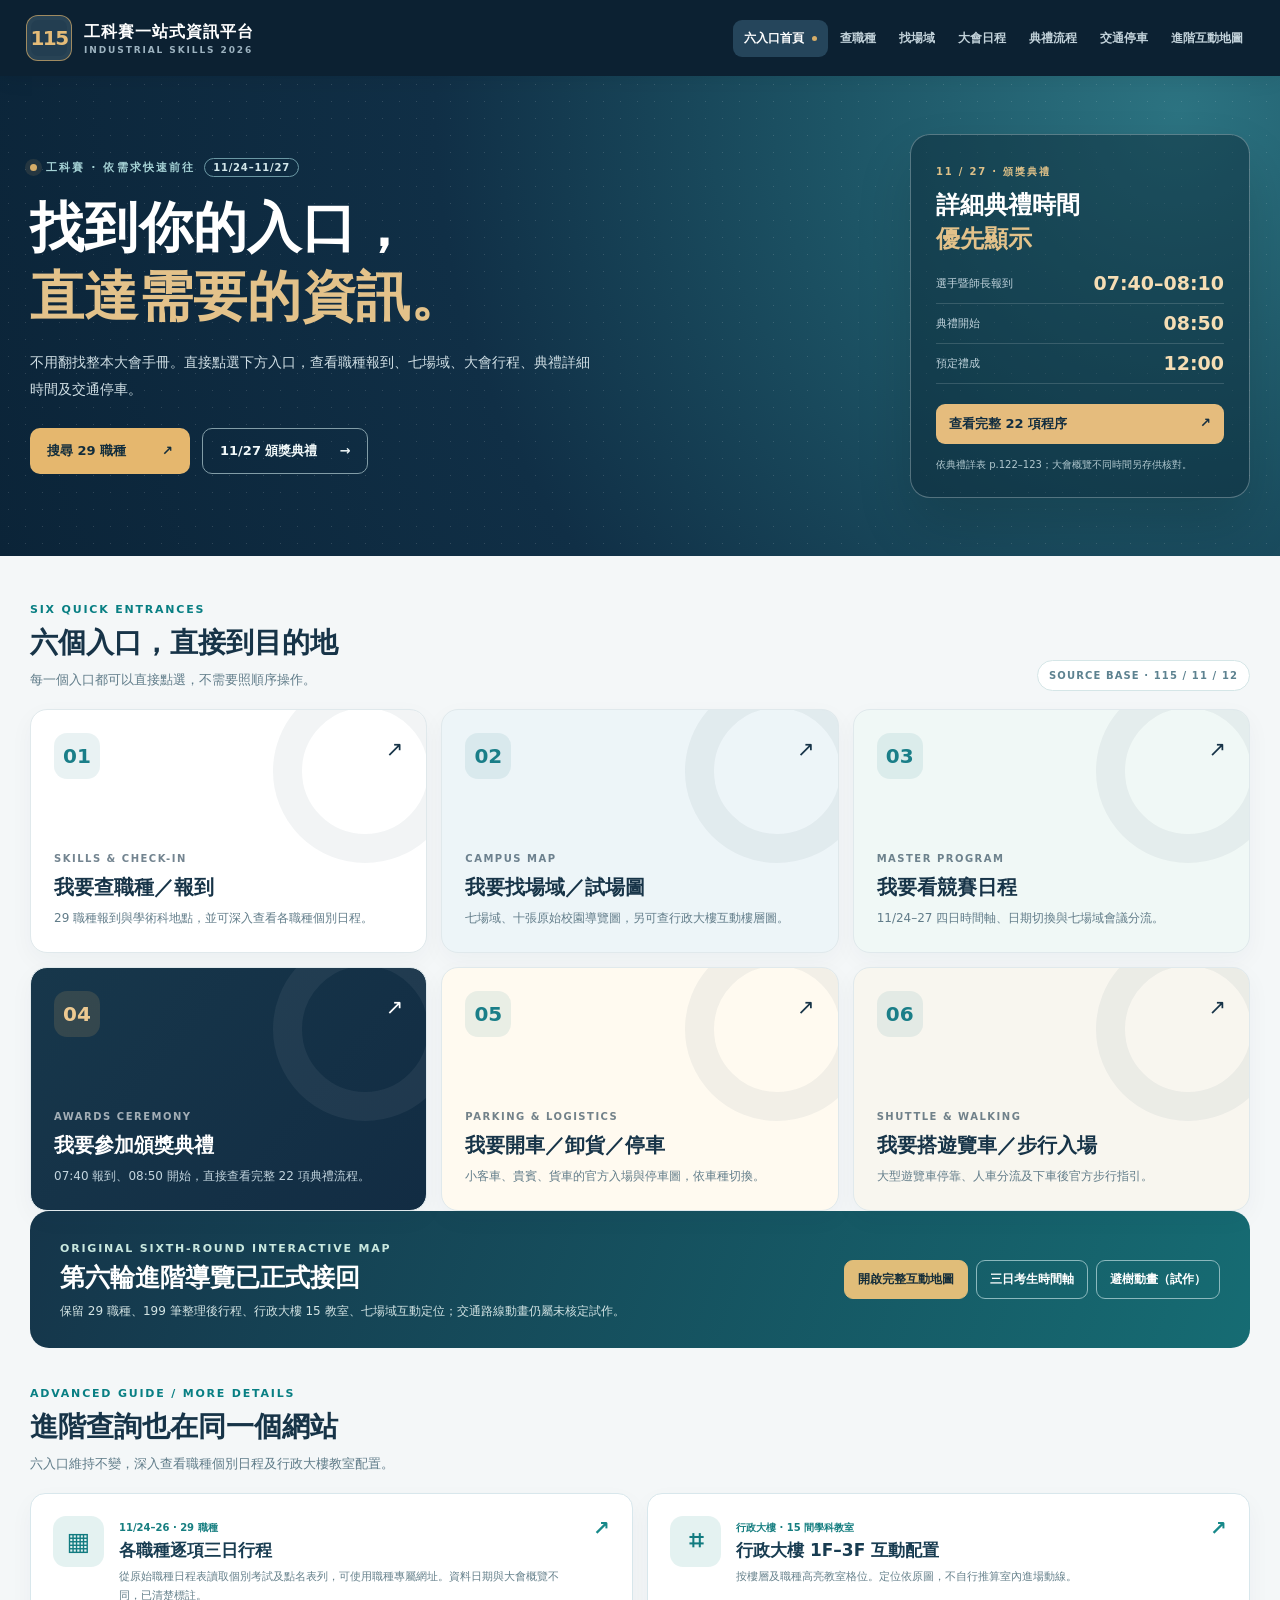
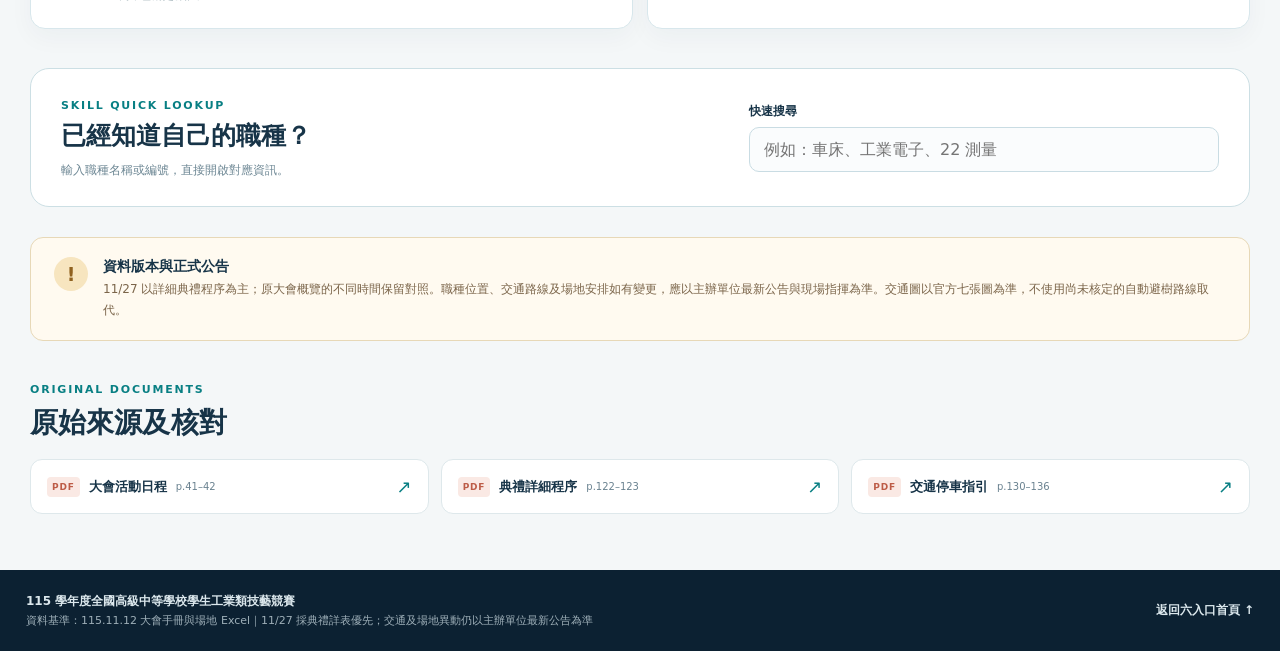
<file: index.html>
<!DOCTYPE html>

<html lang="zh-Hant"><head><meta charset="utf-8"/><meta content="width=device-width,initial-scale=1" name="viewport"/><meta content="#102a3d" name="theme-color"/><meta content="115 工科賽一站式資訊平台：29 職種、7 場域、活動日程、11/27 詳細頒獎典禮、交通停車及接駁資訊。" name="description"/><title>115 工科賽一站式資訊平台</title><link href="event-design.css" rel="stylesheet"/><link href="portal.css" rel="stylesheet"/><script defer="" src="event-data.js"></script><script defer="" src="skill-guide-data.js"></script><script defer="" src="event-app.js"></script><script defer="" src="portal.js"></script><link href="portal-integration.css" rel="stylesheet"/></head><body data-page="home"><header class="site-top"><div class="top-inner"><a aria-label="115 工科賽一站式資訊平台首頁" class="logo" href="index.html"><span class="logo-mark"><span>115</span></span><span class="logo-copy"><b>工科賽一站式資訊平台</b><small>INDUSTRIAL SKILLS 2026</small></span></a><nav aria-label="網站主選單" class="top-nav"><a data-nav="home" href="index.html">六入口首頁</a><a data-nav="skills" href="skills.html">查職種</a><a data-nav="venues" href="venues.html">找場域</a><a data-nav="agenda" href="agenda.html">大會日程</a><a data-nav="ceremony" href="ceremony.html">典禮流程</a><a data-nav="transport" href="transport.html">交通停車</a><a href="sixth/index.html#explorer">進階互動地圖</a></nav><button aria-expanded="false" aria-label="顯示導覽選單" class="mobile-menu" id="menuButton" type="button">☰</button></div><div class="mobile-nav" id="mobileNav"><a href="index.html">六入口首頁</a><a href="skills.html">查職種</a><a href="venues.html">找場域</a><a href="agenda.html">大會日程</a><a href="ceremony.html">典禮流程</a><a href="transport.html">交通停車</a><a href="sixth/index.html#explorer">進階互動地圖</a></div></header>
<main>
<section class="hero portal-hero"><div class="grain"></div><div class="wrap portal-hero-layout"><div><div class="eyebrow"><span class="eyebrow-dot"></span> 工科賽 · 依需求快速前往 <span class="mini-tag">11/24–11/27</span></div><h1>找到你的入口，<br/><em>直達需要的資訊。</em></h1><p>不用翻找整本大會手冊。直接點選下方入口，查看職種報到、七場域、大會行程、典禮詳細時間及交通停車。</p><div class="hero-actions"><a class="btn btn-main portal-mobile-entrances-link" href="#entrances">查看六個功能入口 <span>↓</span></a><a class="btn btn-main" href="skills.html">搜尋 29 職種 <span>↗</span></a><a class="btn btn-ghost" href="ceremony.html">11/27 頒獎典禮 <span>→</span></a></div></div><aside class="portal-event-box"><span class="portal-event-eyebrow">11 / 27 · 頒獎典禮</span><h2>詳細典禮時間<br/><em>優先顯示</em></h2><div class="portal-event-times"><div><small>選手暨師長報到</small><b>07:40–08:10</b></div><div><small>典禮開始</small><b>08:50</b></div><div><small>預定禮成</small><b>12:00</b></div></div><a href="ceremony.html">查看完整 22 項程序 <span>↗</span></a><small class="portal-source">依典禮詳表 p.122–123；大會概覽不同時間另存供核對。</small></aside></div></section>

<section class="wrap portal-access" id="entrances"><div class="portal-title"><div><span class="section-label">SIX QUICK ENTRANCES</span><h2>六個入口，直接到目的地</h2><p>每一個入口都可以直接點選，不需要照順序操作。</p></div><span class="edition-stamp">SOURCE BASE · 115 / 11 / 12</span></div>
<div class="entrance-grid">
<a class="entrance-card accent-one" href="skills.html"><div class="entrance-icon">01</div><div class="entrance-body"><small>SKILLS & CHECK-IN</small><h3>我要查職種／報到</h3><p>29 職種報到與學術科地點，並可深入查看各職種個別日程。</p></div><span class="entrance-arrow">↗</span></a>
<a class="entrance-card accent-two" href="venues.html"><div class="entrance-icon">02</div><div class="entrance-body"><small>CAMPUS MAP</small><h3>我要找場域／試場圖</h3><p>七場域、十張原始校園導覽圖，另可查行政大樓互動樓層圖。</p></div><span class="entrance-arrow">↗</span></a>
<a class="entrance-card accent-three" href="agenda.html"><div class="entrance-icon">03</div><div class="entrance-body"><small>MASTER PROGRAM</small><h3>我要看競賽日程</h3><p>11/24–27 四日時間軸、日期切換與七場域會議分流。</p></div><span class="entrance-arrow">↗</span></a>
<a class="entrance-card accent-four" href="ceremony.html"><div class="entrance-icon">04</div><div class="entrance-body"><small>AWARDS CEREMONY</small><h3>我要參加頒獎典禮</h3><p>07:40 報到、08:50 開始，直接查看完整 22 項典禮流程。</p></div><span class="entrance-arrow">↗</span></a>
<a class="entrance-card accent-five" href="transport.html?route=overview"><div class="entrance-icon">05</div><div class="entrance-body"><small>PARKING &amp; LOGISTICS</small><h3>我要開車／卸貨／停車</h3><p>小客車、貴賓、貨車的官方入場與停車圖，依車種切換。</p></div><span class="entrance-arrow">↗</span></a>
<a class="entrance-card accent-six" href="transport.html?route=coach-walk"><div class="entrance-icon">06</div><div class="entrance-body"><small>SHUTTLE &amp; WALKING</small><h3>我要搭遊覽車／步行入場</h3><p>大型遊覽車停靠、人車分流及下車後官方步行指引。</p></div><span class="entrance-arrow">↗</span></a>
</div></section>
<section class="wrap integration-home-feature"><div><span class="section-label">ORIGINAL SIXTH-ROUND INTERACTIVE MAP</span><h2>第六輪進階導覽已正式接回</h2><p>保留 29 職種、199 筆整理後行程、行政大樓 15 教室、七場域互動定位；交通路線動畫仍屬未核定試作。</p></div><div class="portal-integration-actions"><a href="sixth/index.html#explorer">開啟完整互動地圖</a><a class="secondary" href="sixth/index.html#studentTimeline">三日考生時間軸</a><a class="secondary" href="sixth/traffic.html">避樹動畫（試作）</a></div></section><section class="wrap portal-deep"><div class="portal-title"><div><span class="section-label">ADVANCED GUIDE / MORE DETAILS</span><h2>進階查詢也在同一個網站</h2><p>六入口維持不變，深入查看職種個別日程及行政大樓教室配置。</p></div></div><div class="portal-deep-grid"><a href="individual.html"><span class="deep-icon">▦</span><div><small>11/24–26 · 29 職種</small><h3>各職種逐項三日行程</h3><p>從原始職種日程表讀取個別考試及點名表列，可使用職種專屬網址。資料日期與大會概覽不同，已清楚標註。</p></div><strong>↗</strong></a><a href="floor.html"><span class="deep-icon">⌗</span><div><small>行政大樓 · 15 間學科教室</small><h3>行政大樓 1F–3F 互動配置</h3><p>按樓層及職種高亮教室格位。定位依原圖，不自行推算室內進場動線。</p></div><strong>↗</strong></a></div></section>
<section class="wrap portal-search"><div class="search-hero"><div><span class="section-label">SKILL QUICK LOOKUP</span><h2>已經知道自己的職種？</h2><p>輸入職種名稱或編號，直接開啟對應資訊。</p></div><div class="search-pane"><label for="quickSkillSearch">快速搜尋</label><input autocomplete="off" id="quickSkillSearch" placeholder="例如：車床、工業電子、22 測量" type="search"/><div aria-live="polite" class="search-result" id="quickSkillResults"></div></div></div></section>
<section class="wrap portal-sourcebox"><div class="portal-source-icon">!</div><div><h2>資料版本與正式公告</h2><p>11/27 以詳細典禮程序為主；原大會概覽的不同時間保留對照。職種位置、交通路線及場地安排如有變更，應以主辦單位最新公告與現場指揮為準。交通圖以官方七張圖為準，不使用尚未核定的自動避樹路線取代。</p></div></section>
<section class="wrap sources"><div class="sources-title"><span class="section-label">ORIGINAL DOCUMENTS</span><h2>原始來源及核對</h2></div><div class="sources-list"><a href="assets/source/agenda.pdf" rel="noopener" target="_blank"><span class="file-tag">PDF</span><span>大會活動日程</span><small>p.41–42</small><b>↗</b></a><a href="assets/source/ceremony.pdf" rel="noopener" target="_blank"><span class="file-tag">PDF</span><span>典禮詳細程序</span><small>p.122–123</small><b>↗</b></a><a href="assets/source/traffic.pdf" rel="noopener" target="_blank"><span class="file-tag">PDF</span><span>交通停車指引</span><small>p.130–136</small><b>↗</b></a></div></section>
</main><footer class="site-foot"><div><strong>115 學年度全國高級中等學校學生工業類技藝競賽</strong><span>資料基準：115.11.12 大會手冊與場地 Excel｜11/27 採典禮詳表優先；交通及場地異動仍以主辦單位最新公告為準</span></div><a href="index.html">返回六入口首頁 ↑</a></footer></body></html>
</file>
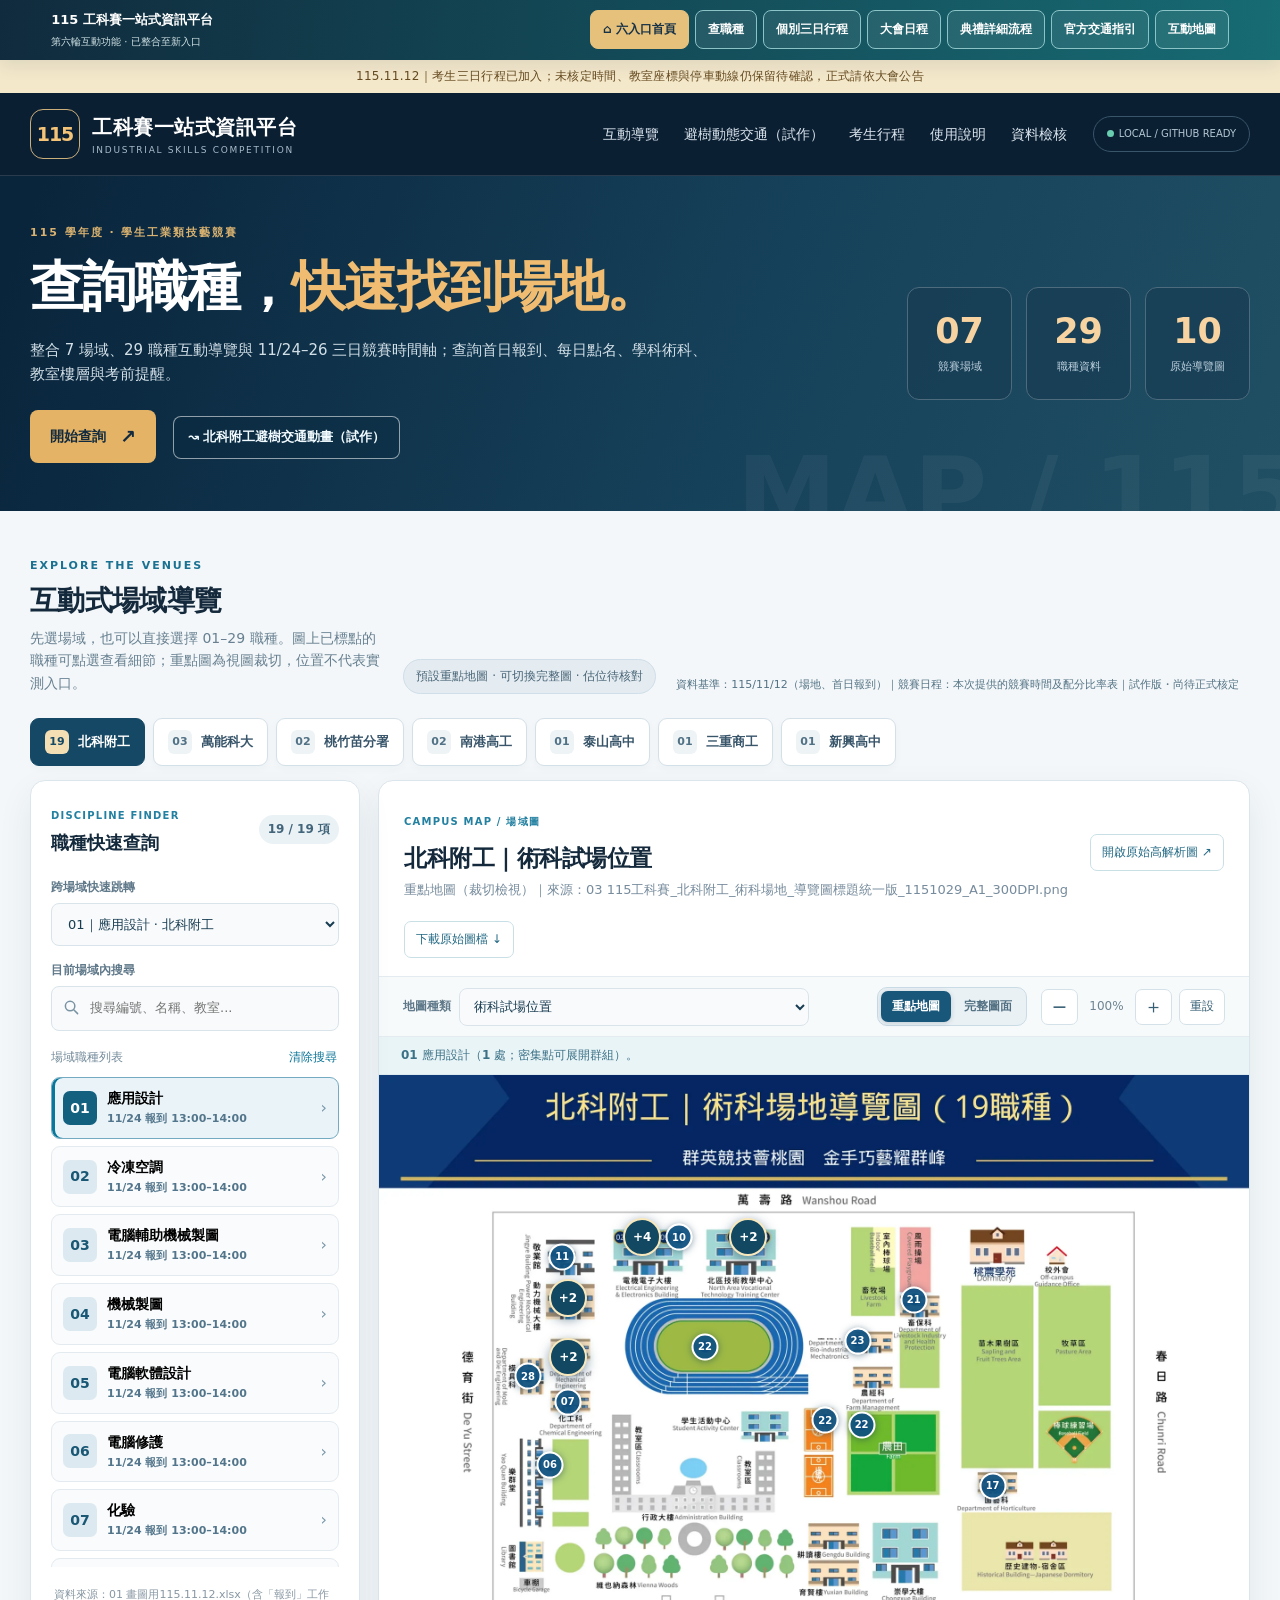
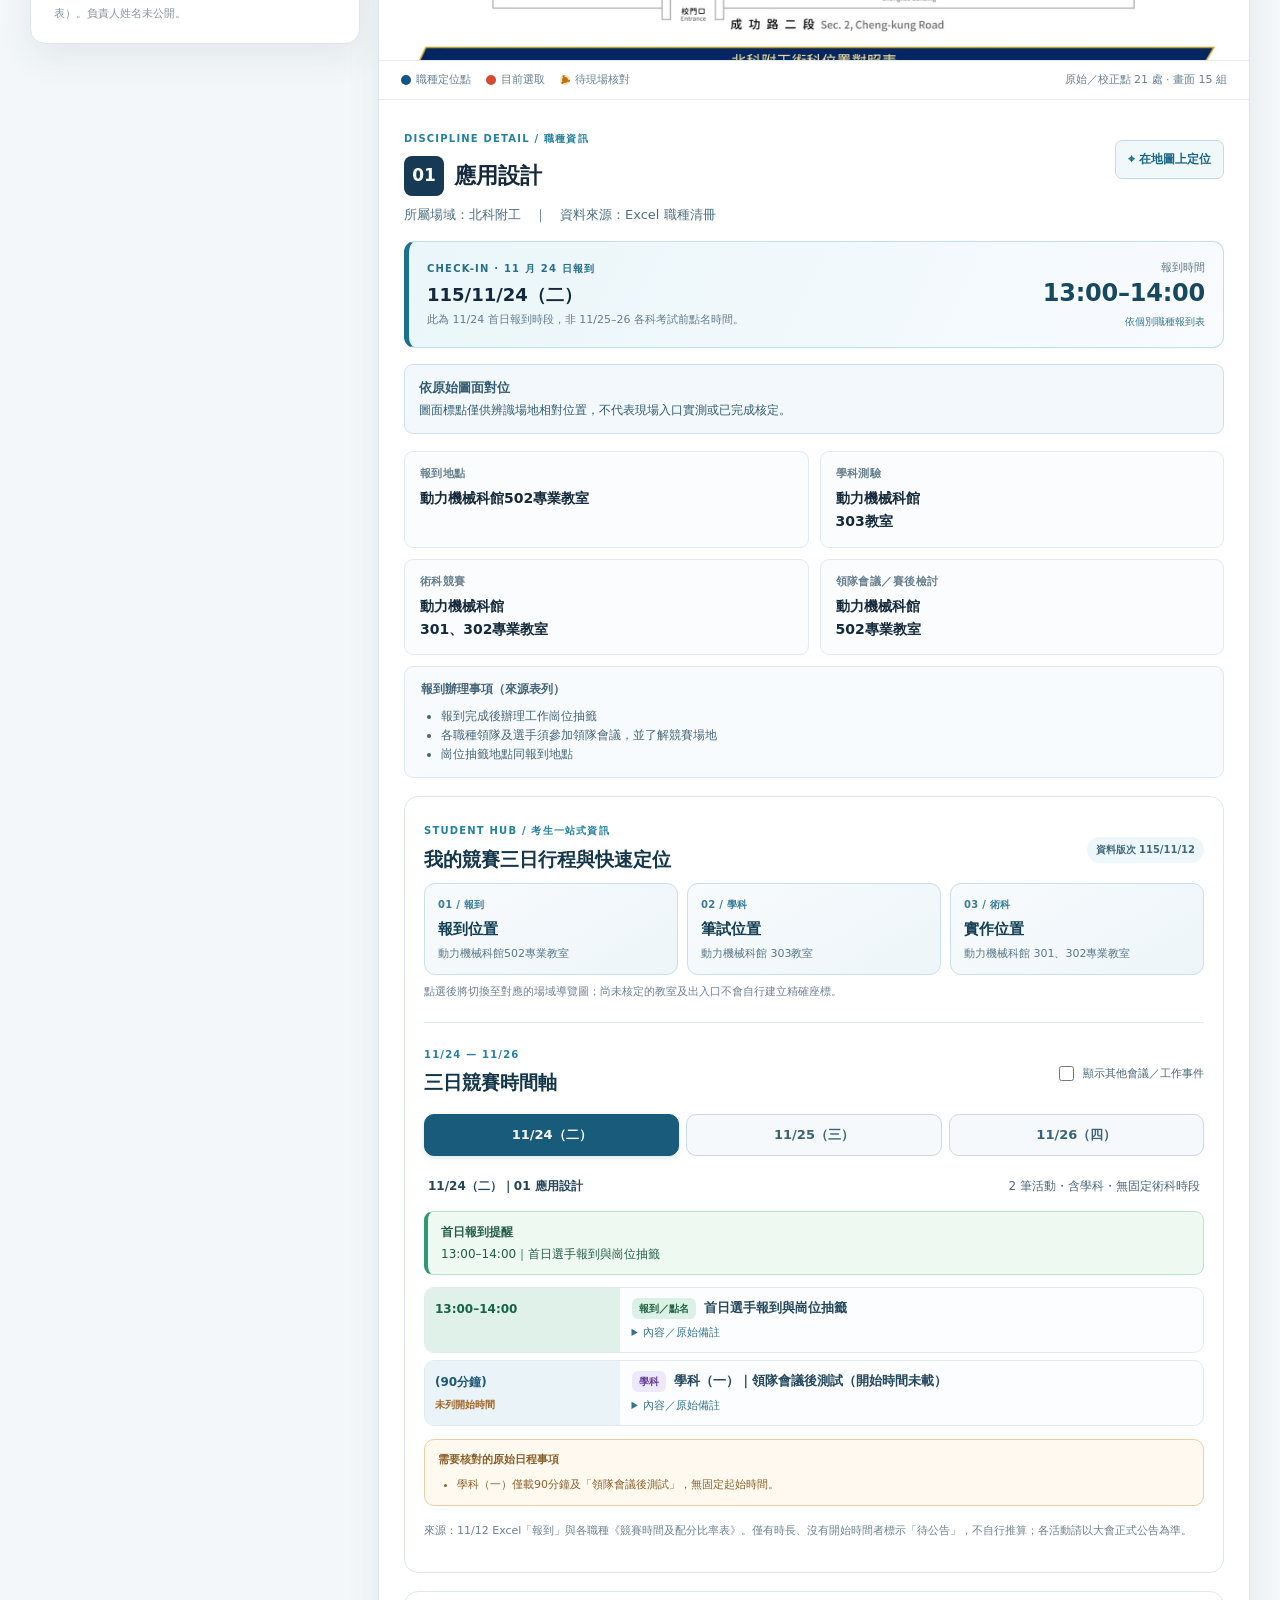
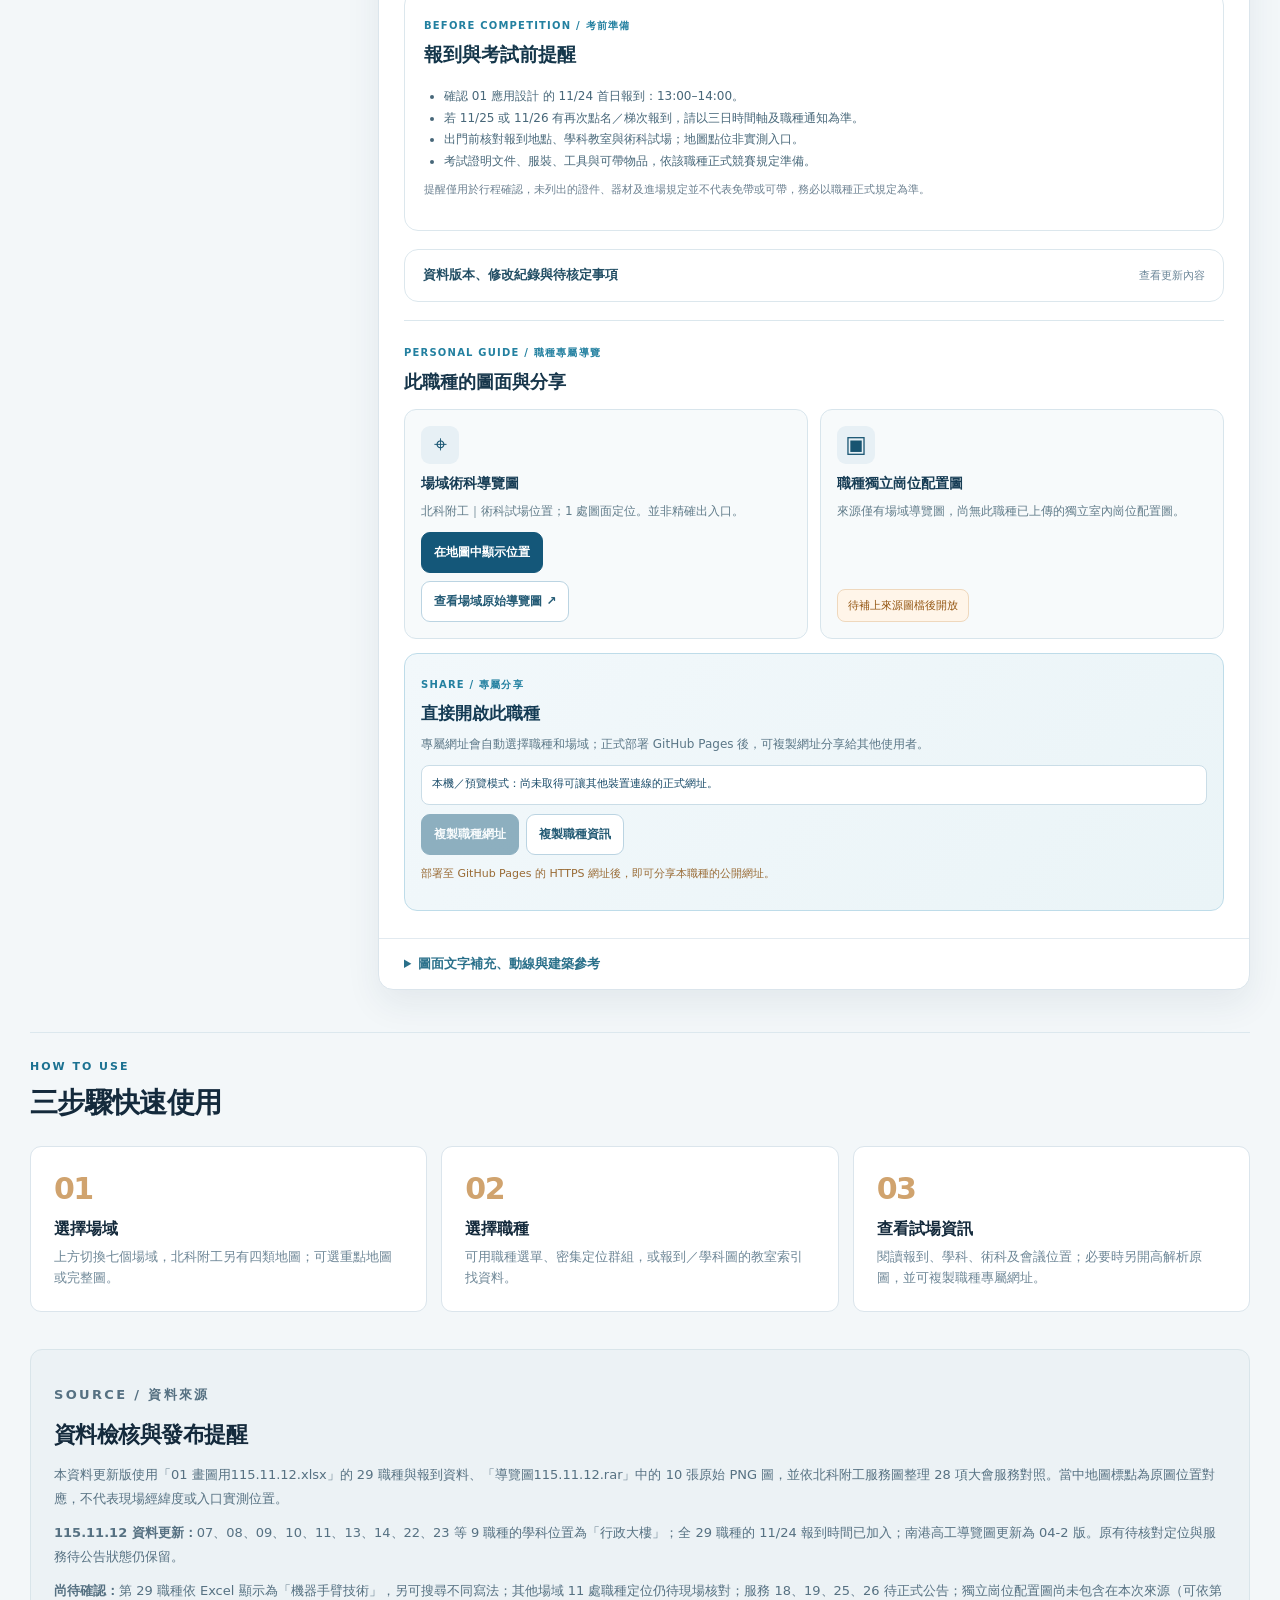
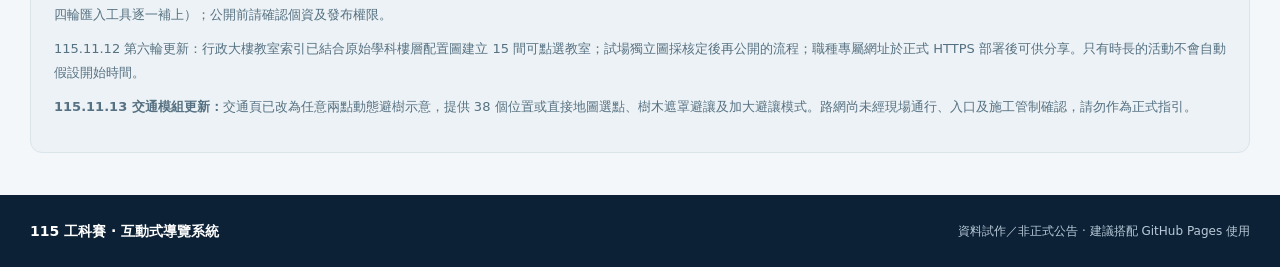
<file: sixth/index.html>
<!DOCTYPE html>

<html lang="zh-Hant">
<head>
<meta charset="utf-8"/>
<meta content="width=device-width, initial-scale=1" name="viewport"/>
<meta content="#0c2035" name="theme-color"/>
<meta content="115學年度工科賽七場域互動導覽、29職種搜尋與試場位置查詢。依提供Excel與導覽圖製作，正式公告請以主辦單位為準。" name="description"/>
<title>進階互動導覽｜115 工科賽一站式資訊平台</title>
<link href="styles.css" rel="stylesheet"/><link href="student-dashboard.css" rel="stylesheet"/>
<script defer="" src="data.js"></script>
<script defer="" src="focus-meta.js"></script>
<script defer="" src="program-diagrams.js"></script>

<script defer="" defer_="" src="timeline-data.js"></script><script defer="" src="app.js"></script><script defer="" defer_="" src="student-dashboard.js"></script>
<link href="portal-bridge.css" rel="stylesheet"/><script defer="True" src="portal-bridge.js"></script></head>
<body><div class="gk-unified"><div><strong>115 工科賽一站式資訊平台</strong><small>第六輪互動功能 · 已整合至新入口</small></div><nav aria-label="返回整合網站"><a class="gk-home" href="../index.html">⌂ 六入口首頁</a><a data-portal-skill="skills" href="../skills.html">查職種</a><a data-portal-skill="individual" href="../individual.html">個別三日行程</a><a href="../agenda.html">大會日程</a><a href="../ceremony.html">典禮詳細流程</a><a href="../transport.html">官方交通指引</a><a href="index.html#explorer">互動地圖</a></nav></div>
<a class="skip" href="#explorer">跳至互動地圖</a>
<div class="notice-top">115.11.12｜考生三日行程已加入；未核定時間、教室座標與停車動線仍保留待確認，正式請依大會公告</div>
<header class="site-header">
<div class="shell header-inner">
<a class="brand" href="#home"><span class="brand-emblem">115</span><span class="brand-text"><strong>工科賽一站式資訊平台</strong><small>INDUSTRIAL SKILLS COMPETITION</small></span></a>
<nav aria-label="主要導覽" class="header-links"><a href="#explorer">互動導覽</a><a href="traffic.html" title="任意兩點避樹動畫，尚非正式通行指引">避樹動態交通（試作）</a><a href="#studentTimeline">考生行程</a><a href="#instructions">使用說明</a><a href="#data-notes">資料檢核</a></nav>
<span class="header-chip"><span class="dot"></span>LOCAL / GITHUB READY</span>
</div>
</header>
<section class="hero" id="home">
<div class="shell hero-inner">
<div class="hero-copy">
<p class="eyebrow">115 學年度 · 學生工業類技藝競賽</p>
<h1>查詢職種，<em>快速找到場地。</em></h1>
<p class="hero-desc">整合 7 場域、29 職種互動導覽與 11/24–26 三日競賽時間軸；查詢首日報到、每日點名、學科術科、教室樓層與考前提醒。</p>
<a class="hero-cta" href="#explorer">開始查詢 <span aria-hidden="true">↗</span></a>
<a aria-label="開啟北科附工任意兩點避樹動態交通試作，尚非正式通行指引" class="hero-traffic-link" href="traffic.html">↝ 北科附工避樹交通動畫（試作）</a>
</div>
<div aria-label="資料數量" class="hero-stats"><div><strong>07</strong><span>競賽場域</span></div><div><strong>29</strong><span>職種資料</span></div><div><strong>10</strong><span>原始導覽圖</span></div></div>
<span aria-hidden="true" class="hero-decoration">MAP / 115</span>
</div>
</section>
<main class="shell">
<section aria-labelledby="explorer-title" class="explorer-section" id="explorer">
<div class="section-heading"><div><p class="overline">EXPLORE THE VENUES</p><h2 id="explorer-title">互動式場域導覽</h2><p class="section-subtitle">先選場域，也可以直接選擇 01–29 職種。圖上已標點的職種可點選查看細節；重點圖為視圖裁切，位置不代表實測入口。</p></div><span class="light-pill">預設重點地圖 · 可切換完整圖 · 估位待核對</span><p class="publish-version">資料基準：115/11/12（場地、首日報到）｜競賽日程：本次提供的競賽時間及配分比率表｜試作版・尚待正式核定</p></div>
<div aria-label="選擇競賽場域" class="site-tabs" id="siteTabs" role="group"></div>
<div class="workspace">
<aside aria-labelledby="sidebar-title" class="sidebar">
<div class="side-head"><div><span class="small-label">DISCIPLINE FINDER</span><h3 id="sidebar-title">職種快速查詢</h3></div><span class="small-count" id="siteProgramCount">—</span></div>
<label class="field"><span>跨場域快速跳轉</span><select id="globalProgram"><option value="">選擇 01–29 職種</option></select></label>
<label class="field"><span>目前場域內搜尋</span><div class="search-wrapper"><svg aria-hidden="true" viewbox="0 0 24 24"><circle cx="10.8" cy="10.8" r="6.3"></circle><path d="m16 16 4.8 4.8"></path></svg><input autocomplete="off" id="programSearch" placeholder="搜尋編號、名稱、教室..." type="search"/></div></label>
<div class="list-heading"><span>場域職種列表</span><button class="text-button" id="clearSearch" type="button">清除搜尋</button></div>
<div class="program-list" id="programList" role="list"></div>
<p class="sidebar-note">資料來源：01 畫圖用115.11.12.xlsx（含「報到」工作表）。負責人姓名未公開。</p>
</aside>
<div class="main-panel">
<div class="map-head"><div><p class="small-label">CAMPUS MAP / 場域圖</p><h3 id="mapTitle">讀取地圖中…</h3><p class="map-subtitle" id="mapSubtitle"></p></div><a class="original-link" href="#" id="originalLink" rel="noopener" target="_blank">開啟原始高解析圖 <span aria-hidden="true">↗</span></a><a class="original-link" download="" href="#" id="downloadOriginal">下載原始圖檔 <span aria-hidden="true">↓</span></a></div>
<div class="map-toolbar">
<label class="map-picker"><span>地圖種類</span><select aria-label="地圖種類" id="mapSelect"></select></label>
<div class="map-tool-right"><div aria-label="地圖顯示模式" class="mode-switch" role="group"><button aria-pressed="true" class="mode-button" id="focusMode" type="button">重點地圖</button><button aria-pressed="false" class="mode-button" id="fullMode" type="button">完整圖面</button></div>
<button aria-label="縮小地圖" class="tool-btn" id="zoomOut" type="button">−</button>
<span aria-live="polite" class="zoom-label" id="zoomLabel">100%</span>
<button aria-label="放大地圖" class="tool-btn" id="zoomIn" type="button">＋</button>
<button class="tool-btn tool-text" id="zoomReset" type="button">重設</button>
</div>
</div>
<div aria-live="polite" class="map-hint" id="mapStatus">點選地圖中的編號，可查看職種與場地資訊。</div>
<details class="map-shortcuts" hidden="" id="mapShortcutBox"><summary id="mapShortcutHeading">圖面職種查詢索引</summary><div class="shortcut-explain" id="mapShortcutExplain"></div><div class="shortcut-list" id="mapShortcutList"></div></details>
<div aria-label="可捲動及縮放的校園導覽圖" class="map-viewport" id="mapViewport" tabindex="0">
<div class="map-stage" id="mapStage">
<img alt="校園導覽圖載入中" decoding="async" id="mapImage" loading="eager"/><div class="map-loading" hidden="" id="mapLoading">地圖載入中…</div>
<div class="pin-layer" id="pinLayer"></div>
</div>
</div>
<div class="map-footer"><span><i class="legend-pip legend-other"></i>職種定位點</span><span><i class="legend-pip legend-current"></i>目前選取</span><span><i class="legend-pip legend-pending"></i>待現場核對</span><span id="pinCount">—</span></div>
<div aria-label="密集定位群組清單" aria-modal="false" class="cluster-chooser" hidden="" id="clusterChooser" role="dialog"><div class="cluster-head"><strong id="clusterTitle">選擇定位點</strong><button aria-label="關閉定位群組" id="clusterClose" type="button">✕</button></div><div class="cluster-items" id="clusterItems"></div><p>群組只合併畫面上的點選按鈕，不會改動原始座標或核定狀態。</p></div>
<section aria-labelledby="services-title" class="service-section" hidden="" id="serviceSection">
<div class="service-head"><div><span class="small-label">SERVICE POINTS / 大會服務對照</span><h3 id="services-title">北科附工 01–28 服務項目</h3></div><span class="small-count">28 項服務</span></div>
<p class="service-intro">此區為大會服務項目，與 29 個競賽職種分開。點選地圖上的紅色編號或下方服務清單，可查閱位置說明。</p>
<label class="field"><span>搜尋服務項目或位置</span><input autocomplete="off" id="serviceSearch" placeholder="例如：第三會議室、醫療、停車場" type="search"/></label>
<div class="service-list" id="serviceList"></div>
<div aria-live="polite" class="service-detail" id="serviceDetail"></div>
<button class="locate-btn" id="serviceLocateBtn" type="button">⌖ 在地圖上查看此服務點</button>
<p class="service-warning">服務 18、19、25、26 仍有日期、路線或實際場地尚待公告，已暫停展示來源中的 XX 與候選地點。21 為後門裝卸區域，22 為校門入口，23 的校門指引不代表停車位置。</p>
</section>
<section aria-labelledby="detail-title" class="details" id="disciplineDetails">
<div class="details-top"><div><span class="small-label">DISCIPLINE DETAIL / 職種資訊</span><div class="details-name"><span class="detail-number" id="detailNumber">01</span><h3 id="detail-title">選擇職種</h3></div></div><button class="locate-btn" id="locateBtn" type="button">⌖ 在地圖上定位</button></div>
<div class="detail-site" id="detailSite"></div>
<section aria-label="本職種報到時間" class="registration-banner" id="registrationBanner">
<div class="registration-banner-copy"><span class="registration-label">CHECK-IN · 11 月 24 日報到</span><strong id="detailRegistrationDate">—</strong><p>此為 11/24 首日報到時段，非 11/25–26 各科考試前點名時間。</p></div>
<div class="registration-banner-time"><span>報到時間</span><strong id="detailRegistrationTime">—</strong><small id="registrationTag"></small></div>
</section>
<div aria-live="polite" class="verify-banner" id="detailVerification" role="status"></div>
<div class="info-grid">
<div class="info-item"><h4>報到地點</h4><p id="detailRegistration">—</p></div>
<div class="info-item"><h4>學科測驗</h4><p id="detailTheory">—</p></div>
<div class="info-item"><h4>術科競賽</h4><p id="detailPractical">—</p></div>
<div class="info-item"><h4>領隊會議／賽後檢討</h4><p id="detailMeeting">—</p></div>
</div>
<div class="registration-tasks" hidden="" id="registrationTasksBox"><strong>報到辦理事項（來源表列）</strong><ul id="registrationTasksList"></ul></div>
<div class="detail-notes" hidden="" id="detailNotes"></div><section aria-label="考生快速導覽與三日行程" class="student-guide">
<div class="student-guide-head"><div><span class="small-label">STUDENT HUB / 考生一站式資訊</span><h4>我的競賽三日行程與快速定位</h4></div><span class="data-version">資料版次 115/11/12</span></div>
<div aria-label="前往對應場域地圖" class="quick-route">
<button class="quick-route-button" data-route="registration" type="button"><span>01 / 報到</span><strong>報到位置</strong><small id="quickRegistration">—</small></button>
<button class="quick-route-button" data-route="theory" type="button"><span>02 / 學科</span><strong>筆試位置</strong><small id="quickTheory">—</small></button>
<button class="quick-route-button" data-route="practical" type="button"><span>03 / 術科</span><strong>實作位置</strong><small id="quickPractical">—</small></button>
</div>
<p class="quick-route-hint" id="routeHint">點選後將切換至對應的場域導覽圖；尚未核定的教室及出入口不會自行建立精確座標。</p>
<div class="timebar-head" id="studentTimeline"><div><span class="small-label">11/24 — 11/26</span><h4>三日競賽時間軸</h4></div><label class="audience-toggle"><input id="includeStaffEvents" type="checkbox"/> 顯示其他會議／工作事件</label></div>
<div aria-label="切換競賽日期" class="day-tabs" id="studentDayTabs" role="group"></div>
<div aria-live="polite" class="day-summary" id="daySummary"></div>
<div class="attendance-notice" hidden="" id="attendanceNotice"></div>
<div aria-live="polite" class="student-events" id="studentEvents"></div>
<div class="schedule-cautions" hidden="" id="scheduleCautions"></div>
<p class="schedule-source">來源：11/12 Excel「報到」與各職種《競賽時間及配分比率表》。僅有時長、沒有開始時間者標示「待公告」，不自行推算；各活動請以大會正式公告為準。</p>
</section><section aria-label="北科附工行政大樓學科樓層導覽" class="floor-guide" hidden="" id="floorGuide">
<div class="student-guide-head"><div><span class="small-label">CLASSROOM GUIDE / 學科教室</span><h4>行政大樓互動樓層與教室定位</h4></div><span class="data-version">依原始樓層圖標示・位置待現場覆核</span></div>
<div aria-label="行政大樓樓層選擇" class="floor-tabs" id="floorTabs" role="group"></div>
<div class="floor-blueprint">
<div class="floor-blueprint-head"><strong>行政大樓學科教室原始圖面</strong><span aria-live="polite" id="floorFocusText">選擇職種可在圖上反白教室</span></div>
<p class="floor-source-note">依 115/11/12 北科附工「學科試場位置暨配置圖」下半部建立點選區。可左右滑動放大閱讀；圖中格位依來源原圖對應，並非實測的門口、行進路線或樓梯入口。</p>
<div aria-label="可左右捲動的行政大樓樓層圖" class="floor-image-scroller" tabindex="0">
<div class="floor-image-stage">
<img alt="北科附工行政大樓學科教室配置圖原圖，含1F、2F、3F與九職種十五間教室" decoding="async" id="floorSourceImage" loading="lazy" src="assets/floor/administration-floor-source.webp"/>
<div aria-label="可點選的學科教室位置" class="floor-hit-layer" id="floorHitLayer"></div>
</div>
</div>
<p class="floor-legend">框線代表本樓層可對應的學科教室；實線強調目前選取職種。點選框線可切換對應職種。</p>
</div>
<div class="floor-rooms" id="floorRooms"></div>
<p class="floor-hint">圖面框線對應原始樓層配置圖中的教室格位；非現場實測的教室門口或入場動線。請依正式公告及現場指示辨識。</p>
<button class="feature-outline" id="floorMapButton" type="button">查看北科附工學科導覽圖</button>
</section><section aria-label="考前注意事項" class="exam-tips" id="examTips">
<div class="student-guide-head"><div><span class="small-label">BEFORE COMPETITION / 考前準備</span><h4>報到與考試前提醒</h4></div></div>
<ul class="tips-list" id="generalTips"></ul>
<div class="program-tips" hidden="" id="programTips"></div>
<p class="tip-source">提醒僅用於行程確認，未列出的證件、器材及進場規定並不代表免帶或可帶，務必以職種正式規定為準。</p>
</section><section aria-label="資料版本與異動公告" class="version-update" id="updateLog">
<details><summary><strong>資料版本、修改紀錄與待核定事項</strong><span>查看更新內容</span></summary>
<div class="version-details"><p><b>場地與首日報到：</b>115/11/12 Excel；7 場域及原圖依 11/12 版。</p>
<p><b>競賽時間：</b>依 17 頁《競賽時間及配分比率表》及同內容的程式重繪日程整理；有些職種時間、適用對象需要最終核對。</p>
<p><b>第六輪新增：</b>依原始學科配置圖建立行政大樓 15 間教室的圖面點選及樓層高亮；將 4 份歷史職種配置圖列入內部待核對，不直接對外發布。</p>
<p><b>繼續保留：</b>21–23 車輛動線及停車區、11 處待核對定位、服務18/19/25/26待公告、部分職種名稱與獨立崗位配置圖待核定。</p>
<p><b>公開注意：</b>此處尚未連線官方公告來源，網站更新需重新部署；請勿僅憑本試作版作為唯一報到依據。</p></div></details>
</section>
<section aria-labelledby="programExtraTitle" class="program-extra" id="programExtra">
<div class="program-extra-head"><span class="small-label">PERSONAL GUIDE / 職種專屬導覽</span><h4 id="programExtraTitle">此職種的圖面與分享</h4></div>
<div class="program-asset-grid">
<div class="asset-tile">
<span aria-hidden="true" class="asset-icon">⌖</span>
<strong>場域術科導覽圖</strong>
<p id="venueGuideSummary">依所屬場域圖面標點顯示，尚非入口實測位置。</p>
<button class="feature-btn" id="venueGuideBtn" type="button">在地圖中顯示位置</button>
<a class="feature-link" href="#" id="venueGuideOriginal" rel="noopener" target="_blank">查看場域原始導覽圖 ↗</a>
</div>
<div class="asset-tile">
<span aria-hidden="true" class="asset-icon">▣</span>
<strong>職種獨立崗位配置圖</strong>
<p id="indoorDiagramStatus">目前尚未提供此職種已核定的獨立室內崗位圖。</p>
<div class="indoor-diagram-list" hidden="" id="indoorDiagramList"></div>
<span class="asset-wait" id="indoorDiagramPending">待補上來源圖檔後開放</span>
</div>
</div>
<div class="share-panel" id="sharePanel">
<div class="share-main">
<span class="small-label">SHARE / 專屬分享</span>
<h4>直接開啟此職種</h4>
<p>專屬網址會自動選擇職種和場域；正式部署 GitHub Pages 後，可複製網址分享給其他使用者。</p>
<div aria-live="polite" class="share-url" id="shareUrlText">讀取分享網址中…</div>
<div class="share-actions">
<button class="feature-btn" id="copyProgramLink" type="button">複製職種網址</button>
<button class="feature-outline" id="copyProgramSummary" type="button">複製職種資訊</button>

</div>
<p class="share-help" id="shareHelp">尚未公開部署：本機試用時不產生可供他人掃描的網址。</p>
</div>

</div>
</section>
</section>
<details class="extra-notes"><summary>圖面文字補充、動線與建築參考</summary><ul id="mapNotes"></ul><p>此區文字依上傳 PNG 圖面的可辨識標示整理；它不會覆蓋 Excel 原欄位。</p></details>
</div>
</div>
</section>
<section class="bottom-sections" id="instructions">
<div><p class="overline">HOW TO USE</p><h2>三步驟快速使用</h2><div class="steps"><div><b>01</b><strong>選擇場域</strong><p>上方切換七個場域，北科附工另有四類地圖；可選重點地圖或完整圖。</p></div><div><b>02</b><strong>選擇職種</strong><p>可用職種選單、密集定位群組，或報到／學科圖的教室索引找資料。</p></div><div><b>03</b><strong>查看試場資訊</strong><p>閱讀報到、學科、術科及會議位置；必要時另開高解析原圖，並可複製職種專屬網址。</p></div></div></div>
</section>
<section class="data-notes" id="data-notes"><div><p class="overline">SOURCE / 資料來源</p><h2>資料檢核與發布提醒</h2><p>本資料更新版使用「01 畫圖用115.11.12.xlsx」的 29 職種與報到資料、「導覽圖115.11.12.rar」中的 10 張原始 PNG 圖，並依北科附工服務圖整理 28 項大會服務對照。當中地圖標點為原圖位置對應，不代表現場經緯度或入口實測位置。</p><p><strong>115.11.12 資料更新：</strong>07、08、09、10、11、13、14、22、23 等 9 職種的學科位置為「行政大樓」；全 29 職種的 11/24 報到時間已加入；南港高工導覽圖更新為 04-2 版。原有待核對定位與服務待公告狀態仍保留。</p><p><strong>尚待確認：</strong>第 29 職種依 Excel 顯示為「機器手臂技術」，另可搜尋不同寫法；其他場域 11 處職種定位仍待現場核對；服務 18、19、25、26 待正式公告；獨立崗位配置圖尚未包含在本次來源（可依第四輪匯入工具逐一補上）；公開前請確認個資及發布權限。</p><p>115.11.12 第六輪更新：行政大樓教室索引已結合原始學科樓層配置圖建立 15 間可點選教室；試場獨立圖採核定後再公開的流程；職種專屬網址於正式 HTTPS 部署後可供分享。只有時長的活動不會自動假設開始時間。</p><p><strong>115.11.13 交通模組更新：</strong>交通頁已改為任意兩點動態避樹示意，提供 38 個位置或直接地圖選點、樹木遮罩避讓及加大避讓模式。路網尚未經現場通行、入口及施工管制確認，請勿作為正式指引。</p></div></section>
</main>
<footer class="footer"><div class="shell"><strong>115 工科賽 · 互動式導覽系統</strong><span>資料試作／非正式公告 · 建議搭配 GitHub Pages 使用</span></div></footer>
<aside aria-label="目前選取的導覽資訊" aria-live="polite" class="mobile-card" hidden="" id="mobileCard"><button aria-label="關閉浮動資訊卡" class="mobile-card-close" id="mobileCardClose" type="button">✕</button><div class="mobile-card-inner"><span class="mobile-card-label" id="mobileCardLabel">職種資訊</span><strong id="mobileCardTitle"></strong><p id="mobileCardText"></p><div class="mobile-card-actions"><button id="mobileCardLocate" type="button">在圖上定位</button><button id="mobileCardDetails" type="button">查看完整資訊</button></div></div></aside>
<div aria-live="polite" class="toast" id="toast"></div>
</body>
</html>
</file>
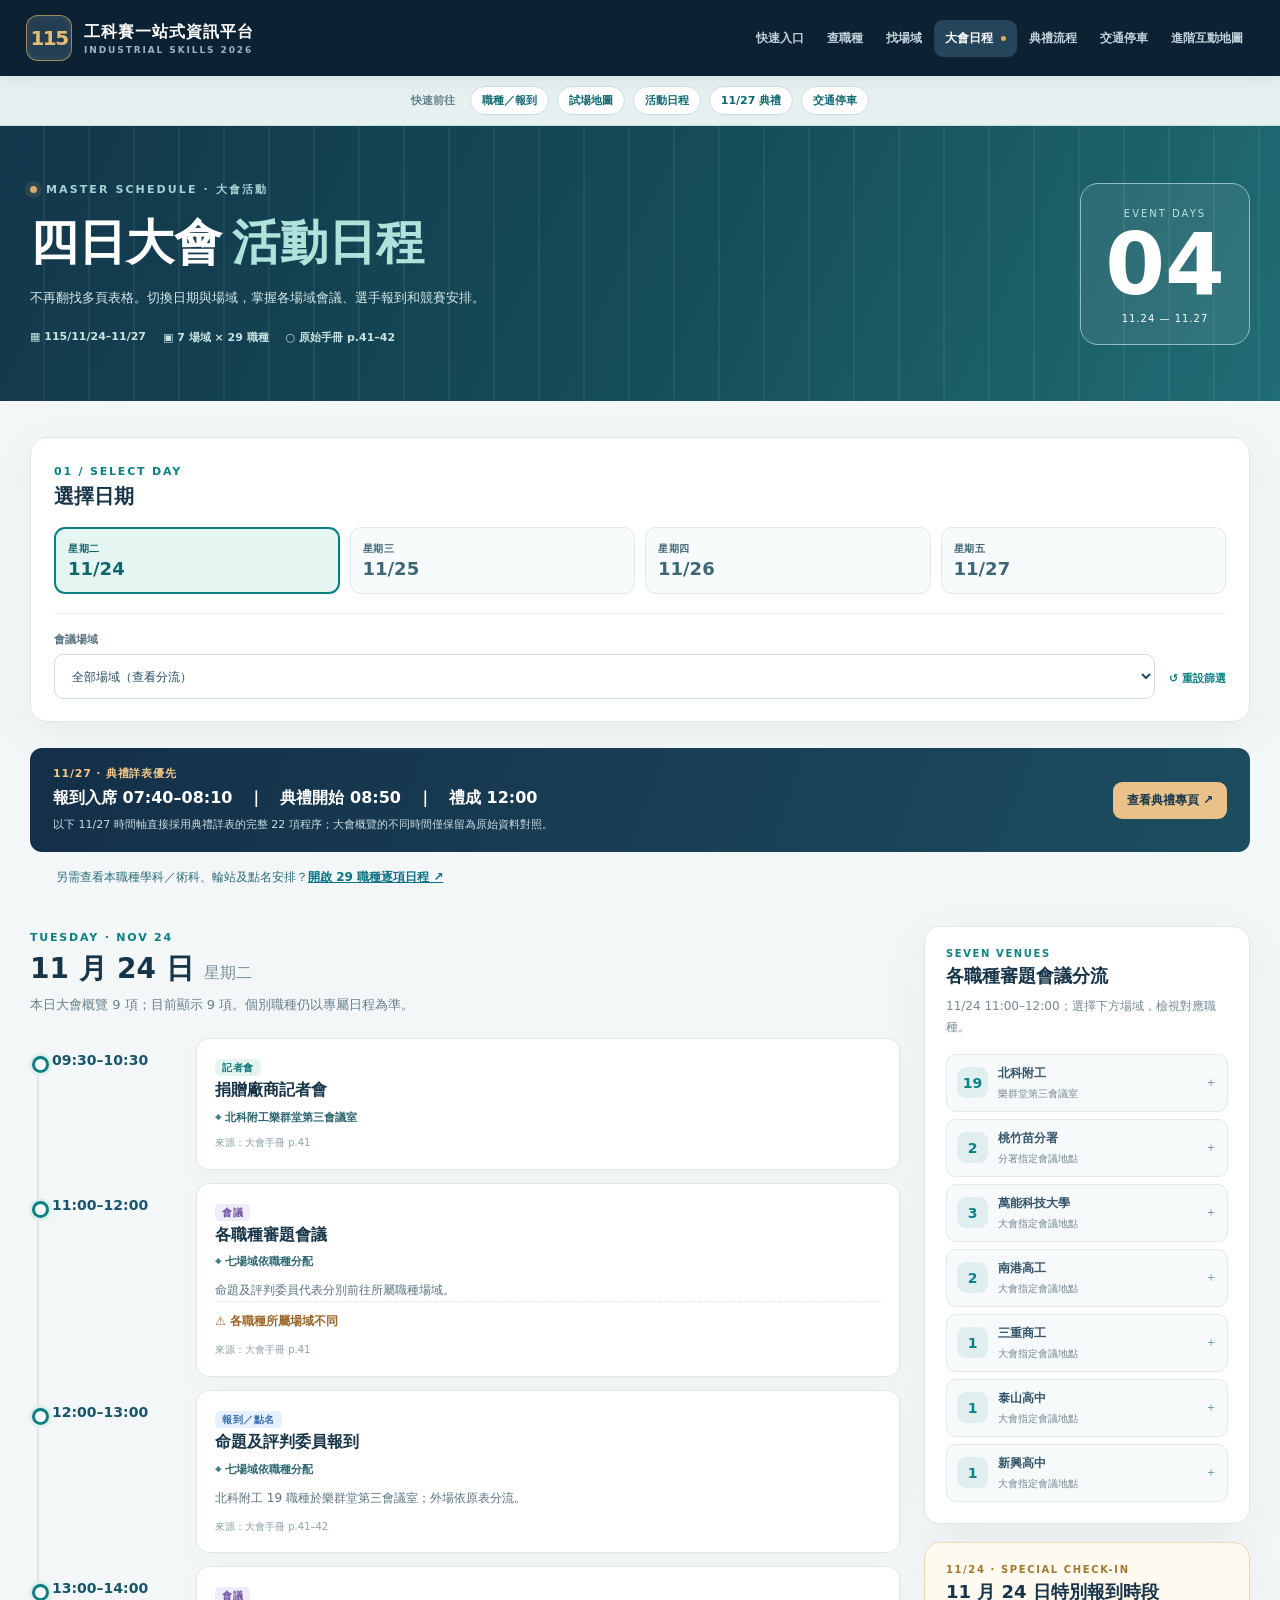
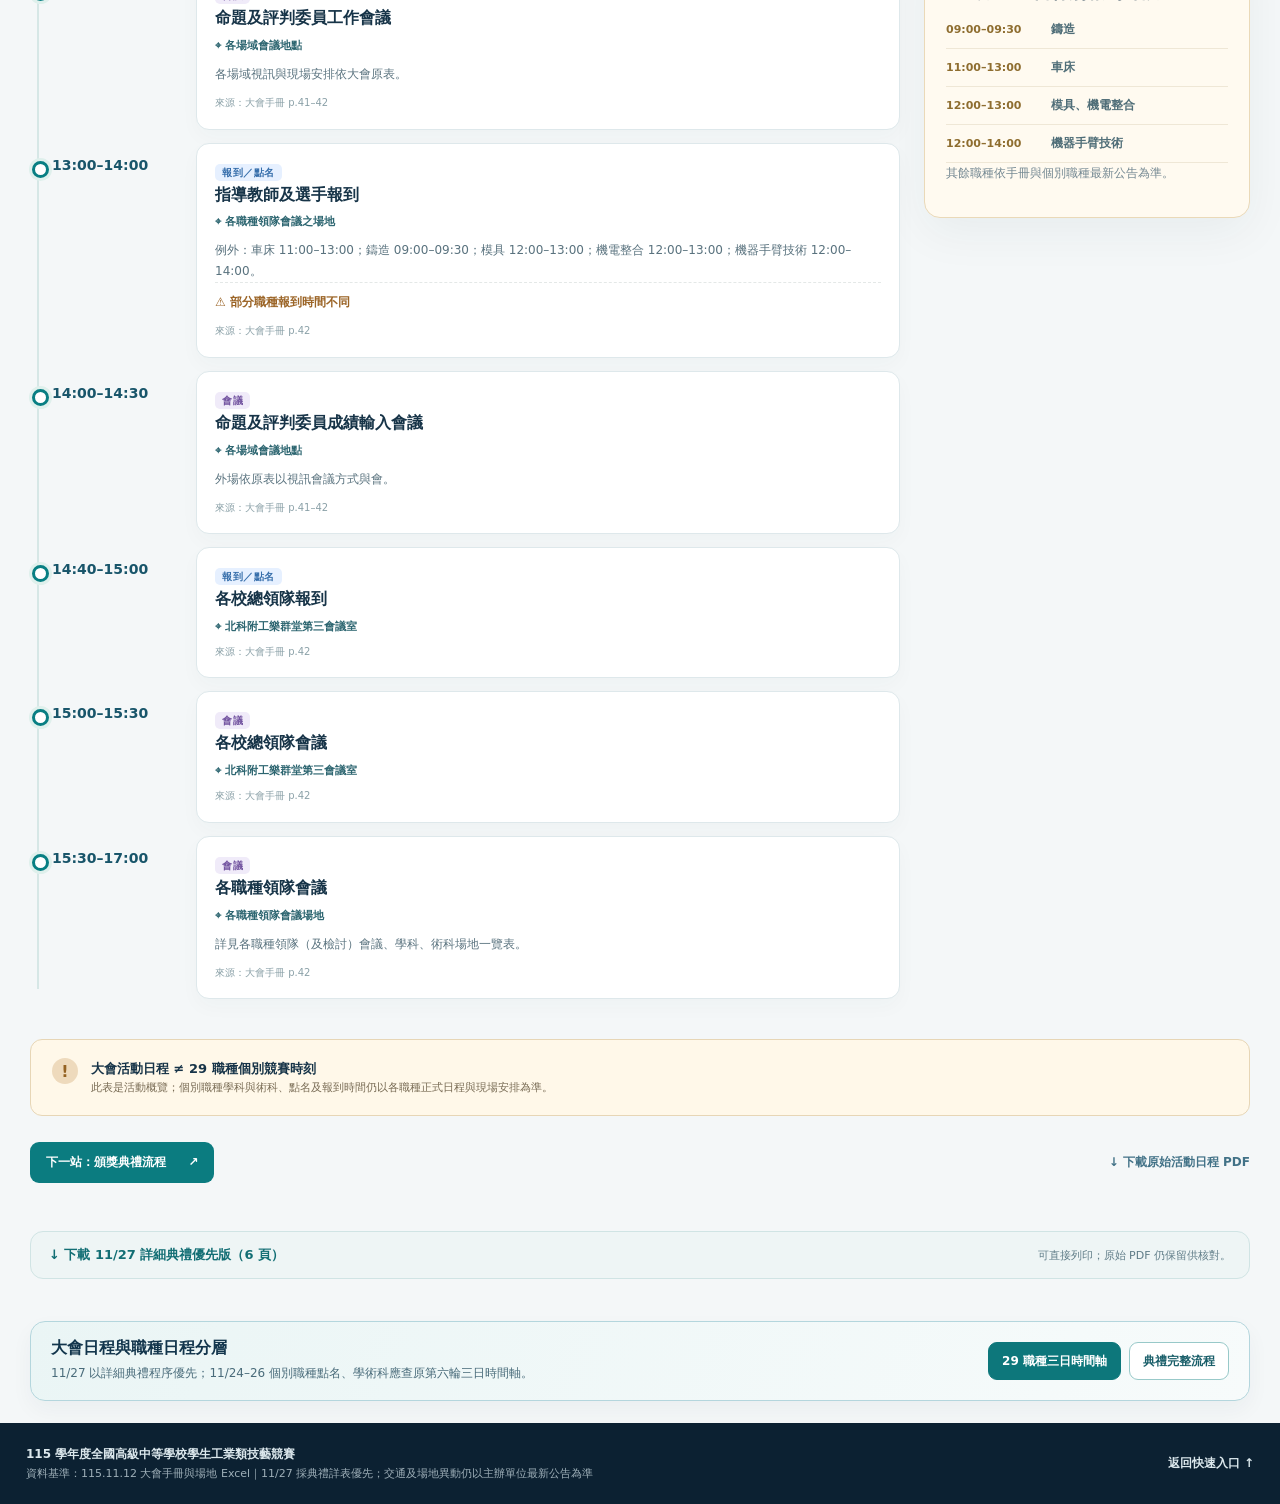
<file: agenda.html>
<!DOCTYPE html>

<html lang="zh-Hant"><head><meta charset="utf-8"/><meta content="width=device-width,initial-scale=1" name="viewport"/><meta content="#102a3d" name="theme-color"/><meta content="115 工科賽 11 月 24–27 日大會活動日程，含七場域與特殊報到時間。" name="description"/><title>大會活動日程｜115 工科賽一站式資訊平台</title><link href="event-design.css" rel="stylesheet"/><script defer="" src="event-data.js"></script><script defer="" src="event-app.js"></script><link href="portal.css" rel="stylesheet"/><script defer="" src="portal.js"></script><link href="portal-integration.css" rel="stylesheet"/></head><body data-page="agenda"><header class="site-top"><div class="top-inner"><a aria-label="115 工科賽一站式資訊平台首頁" class="logo" href="index.html"><span class="logo-mark"><span>115</span></span><span class="logo-copy"><b>工科賽一站式資訊平台</b><small>INDUSTRIAL SKILLS 2026</small></span></a><nav aria-label="網站主選單" class="top-nav"><a data-nav="home" href="index.html">快速入口</a><a data-nav="skills" href="skills.html">查職種</a><a data-nav="venues" href="venues.html">找場域</a><a data-nav="agenda" href="agenda.html">大會日程</a><a data-nav="ceremony" href="ceremony.html">典禮流程</a><a data-nav="transport" href="transport.html">交通停車</a><a href="sixth/index.html#explorer">進階互動地圖</a></nav><button aria-expanded="false" aria-label="顯示導覽選單" class="mobile-menu" id="menuButton" type="button">☰</button></div><div class="mobile-nav" id="mobileNav"><a href="index.html">快速入口</a><a href="skills.html">查職種</a><a href="venues.html">找場域</a><a href="agenda.html">大會日程</a><a href="ceremony.html">典禮流程</a><a href="transport.html">交通停車</a><a href="sixth/index.html#explorer">進階互動地圖</a></div></header><main><nav aria-label="按需求快速跳轉" class="task-quickstrip"><span>快速前往</span><a href="skills.html">職種／報到</a><a href="venues.html">試場地圖</a><a href="agenda.html?day=24">活動日程</a><a href="ceremony.html">11/27 典禮</a><a href="transport.html">交通停車</a></nav><section class="page-hero agenda-hero"><div class="wrap page-hero-inner"><div><div class="eyebrow"><span class="eyebrow-dot"></span> MASTER SCHEDULE · 大會活動</div><h1>四日大會<span>活動日程</span></h1><p>不再翻找多頁表格。切換日期與場域，掌握各場域會議、選手報到和競賽安排。</p><div class="hero-meta"><span>▦ 115/11/24–11/27</span><span>▣ 7 場域 × 29 職種</span><span>○ 原始手冊 p.41–42</span></div></div><div class="hero-day-accent"><small>EVENT DAYS</small><strong>04</strong><span>11.24 — 11.27</span></div></div></section>
<div class="wrap section-body"><section class="agenda-controls"><div><span class="mini-label">01 / SELECT DAY</span><h2>選擇日期</h2></div><div aria-label="四日大會日程" class="day-tabs" id="dayTabs" role="tablist"></div><div class="filterline"><div><label for="agendaVenue" id="agendaVenueLabel">會議場域</label><select id="agendaVenue"><option value="all">全部場域（查看分流）</option></select></div><button class="text-button" id="resetAgenda" type="button">↺ 重設篩選</button></div></section>
<div class="ceremony-primary-alert" hidden="" id="agendaCeremonyPriority"><div><span class="primary-label">11/27 · 典禮詳表優先</span><strong>報到入席 07:40–08:10　｜　典禮開始 08:50　｜　禮成 12:00</strong><p>以下 11/27 時間軸直接採用典禮詳表的完整 22 項程序；大會概覽的不同時間僅保留為原始資料對照。</p></div><a href="ceremony.html">查看典禮專頁 ↗</a></div><details class="legacy-schedule" hidden="" id="agendaLegacy"><summary>查看大會活動概覽原有的 11/27 時段（供核對）</summary><p>原始大會活動日程 p.42：08:00–08:30「選手及領隊就位」、08:30–12:00「頒獎典禮」。本網站以 p.122–123 典禮詳表為主要時間來源，不以概覽取代詳細程序。</p></details><p class="wrap" style="font-size:12px;margin:15px auto;color:#286a76">另需查看本職種學科／術科、輪站及點名安排？<a href="individual.html" style="font-weight:850;color:#0b7283">開啟 29 職種逐項日程 ↗</a></p><div class="agenda-layout"><div><div class="section-heading"><span class="section-label" id="agendaDateEn">TUESDAY · NOV 24</span><h2 id="agendaDateTitle">11 月 24 日 <small>星期二</small></h2><p id="agendaSummary">顯示大會概覽，詳細時間請依職種專屬日程。</p></div><div aria-live="polite" class="agenda-list" id="agendaList"></div></div><aside class="sidebar-stack"><section class="aside-card venue-card" id="agendaVenueSidebar"><div class="aside-label">SEVEN VENUES</div><h3>各職種審題會議分流</h3><p>11/24 11:00–12:00；選擇下方場域，檢視對應職種。</p><div class="venue-list" id="venueCards"></div></section><section class="aside-card caution-card" id="agendaSpecialRegistration"><div class="aside-label">11/24 · SPECIAL CHECK-IN</div><h3>11 月 24 日特別報到時段</h3><div class="special-times"><div><b>09:00–09:30</b><span>鑄造</span></div><div><b>11:00–13:00</b><span>車床</span></div><div><b>12:00–13:00</b><span>模具、機電整合</span></div><div><b>12:00–14:00</b><span>機器手臂技術</span></div></div><p>其餘職種依手冊與個別職種最新公告為準。</p></section></aside></div>
<section class="inline-note"><span>!</span><div><b>大會活動日程 ≠ 29 職種個別競賽時刻</b><p>此表是活動概覽；個別職種學科與術科、點名及報到時間仍以各職種正式日程與現場安排為準。</p></div></section><section class="section-footer-row"><a class="next-link" href="ceremony.html">下一站：頒獎典禮流程 <b>↗</b></a><a class="source-link" download="" href="assets/source/agenda.pdf">↓ 下載原始活動日程 PDF</a></section></div><div class="download-banner"><a class="download-beauty" download="" href="assets/print/agenda-detail-primary.pdf">↓ 下載 11/27 詳細典禮優先版（6 頁）</a><span>可直接列印；原始 PDF 仍保留供核對。</span></div><section aria-label="第六輪進階導覽" class="portal-integration-strip"><div><strong>大會日程與職種日程分層</strong><p>11/27 以詳細典禮程序優先；11/24–26 個別職種點名、學術科應查原第六輪三日時間軸。</p></div><div class="portal-integration-actions"><a href="sixth/index.html#studentTimeline">29 職種三日時間軸</a><a class="secondary" href="ceremony.html">典禮完整流程</a></div></section></main><footer class="site-foot"><div><strong>115 學年度全國高級中等學校學生工業類技藝競賽</strong><span>資料基準：115.11.12 大會手冊與場地 Excel｜11/27 採典禮詳表優先；交通及場地異動仍以主辦單位最新公告為準</span></div><a href="index.html">返回快速入口 ↑</a></footer></body></html>
</file>
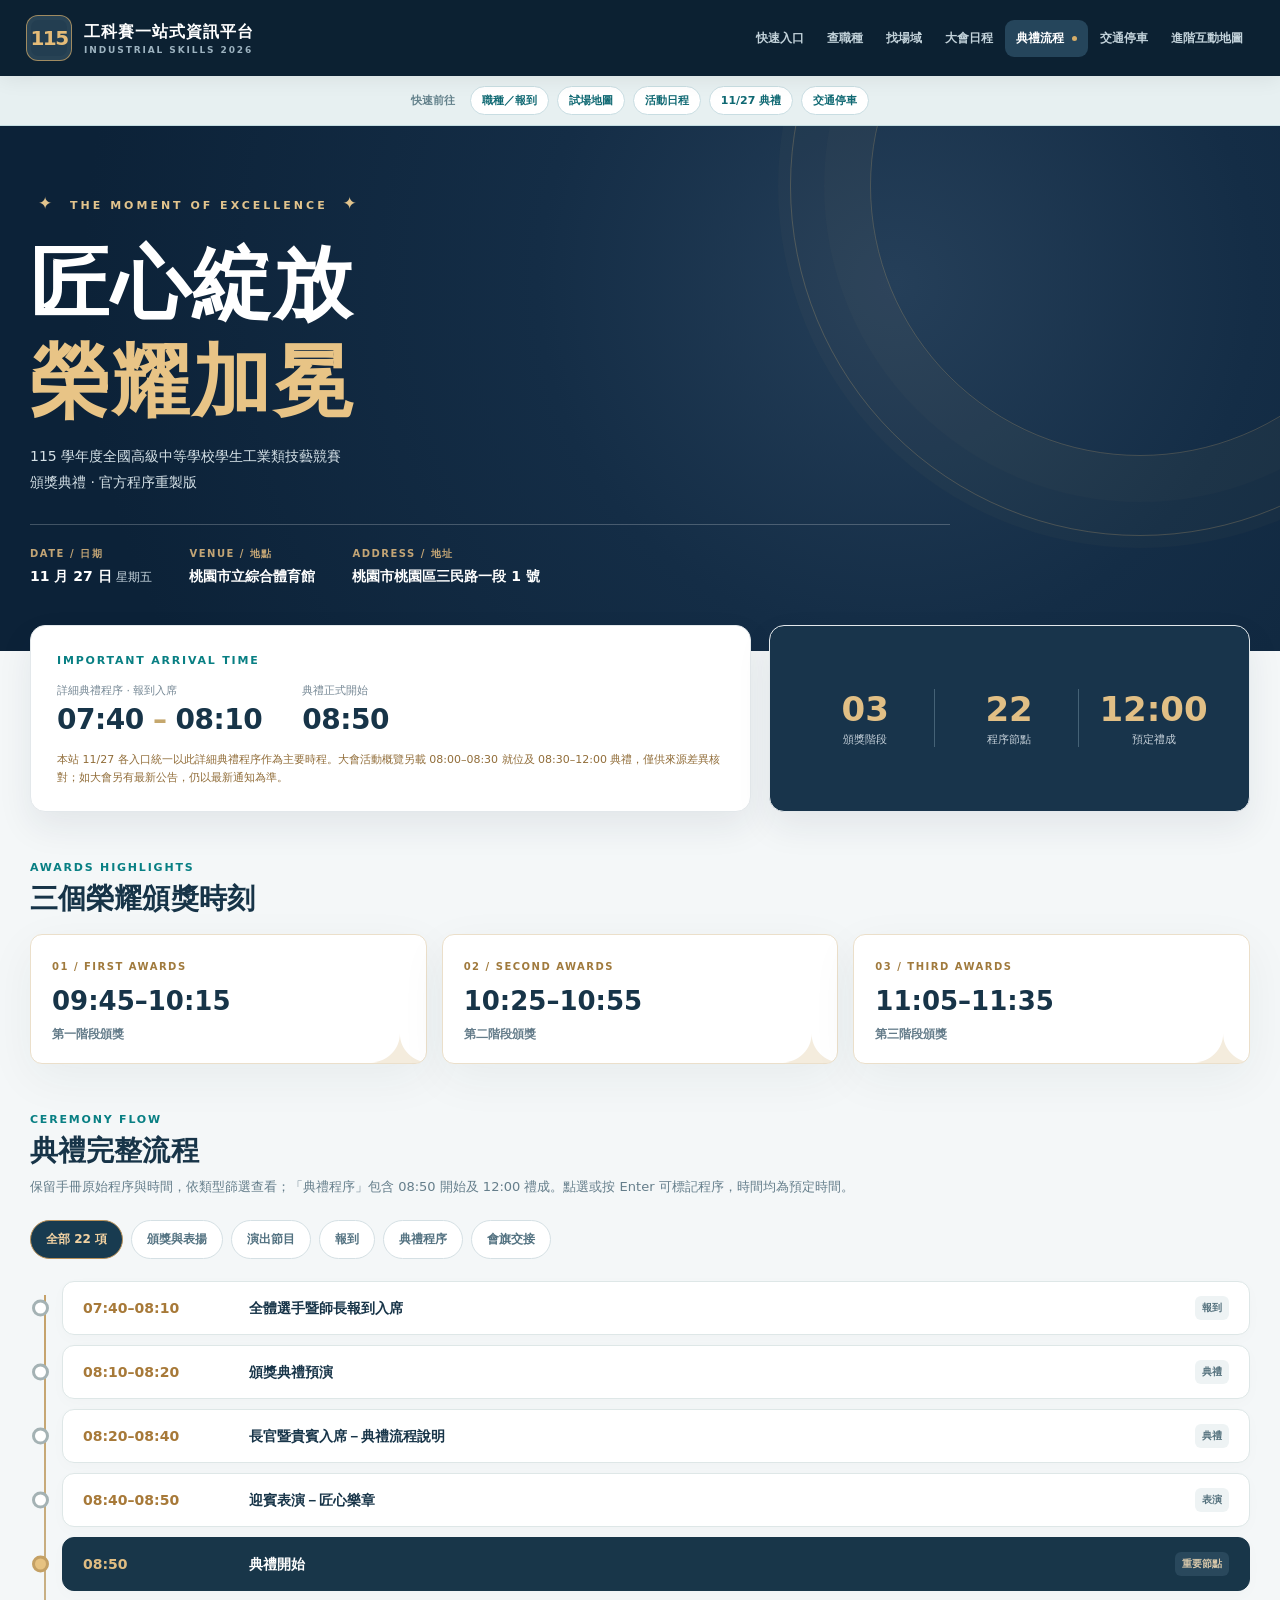
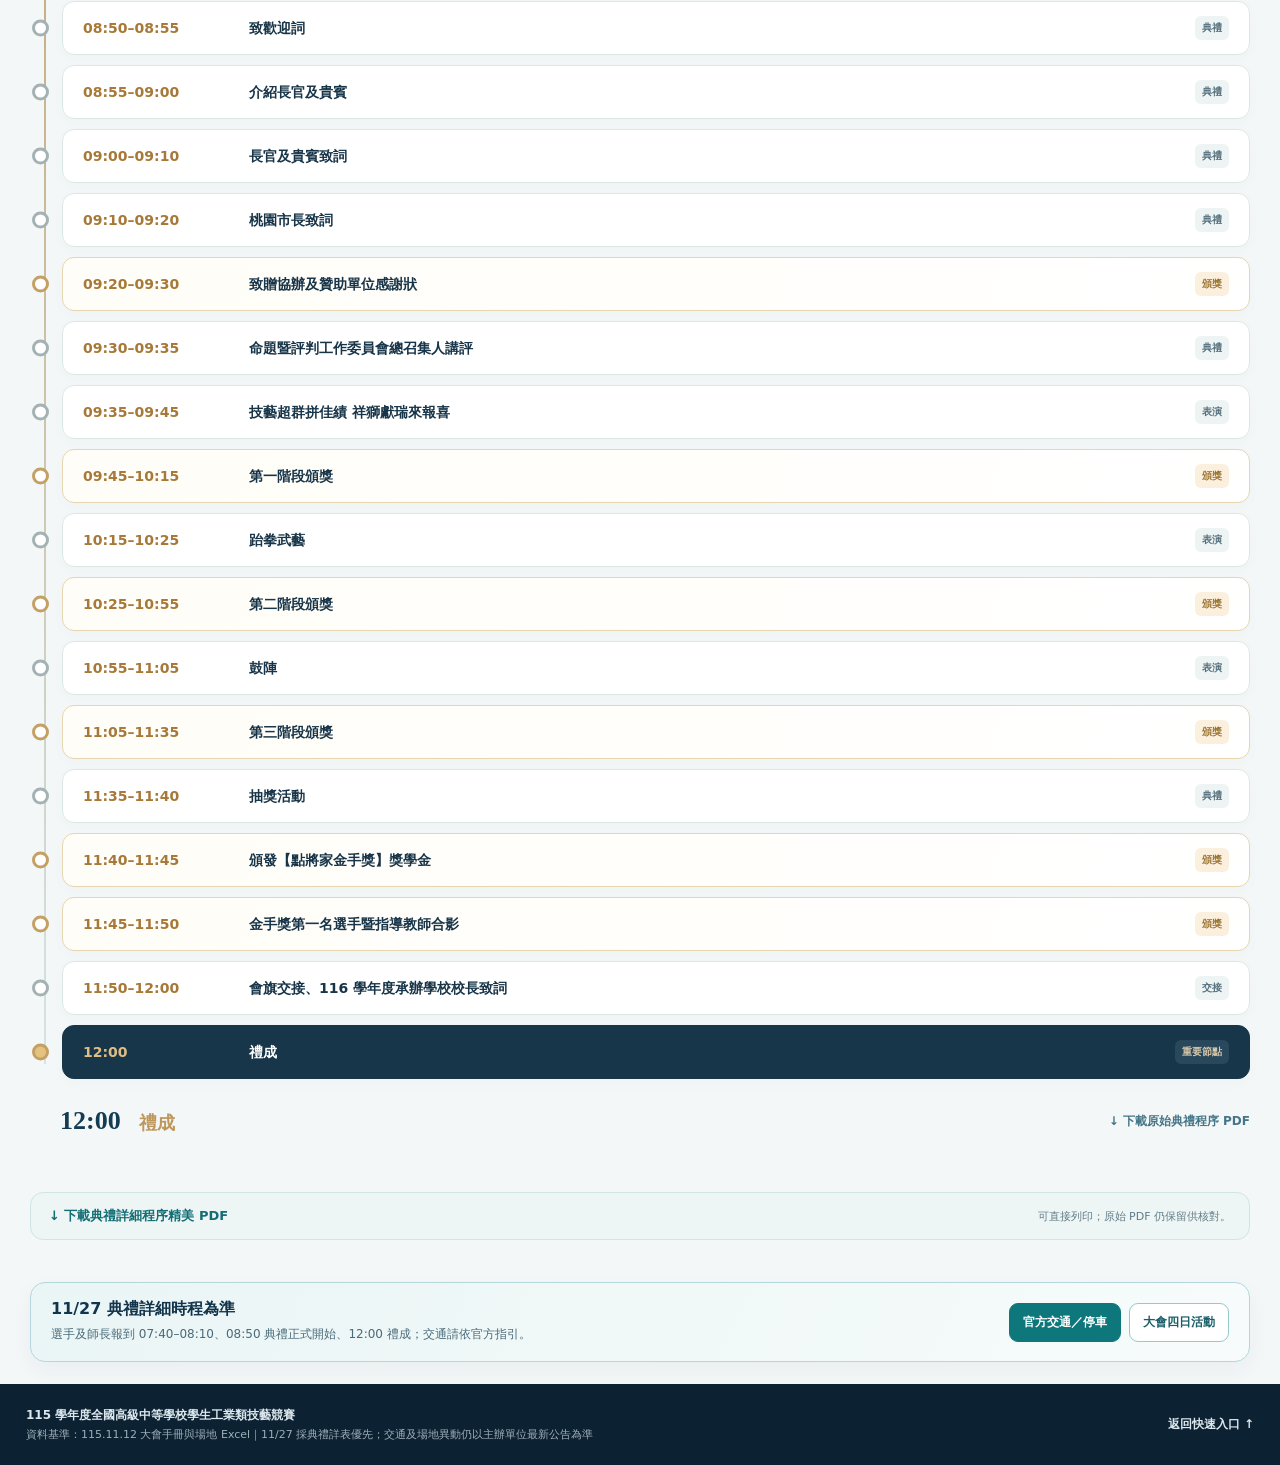
<file: ceremony.html>
<!DOCTYPE html>

<html lang="zh-Hant"><head><meta charset="utf-8"/><meta content="width=device-width,initial-scale=1" name="viewport"/><meta content="#102a3d" name="theme-color"/><meta content="11 月 27 日桃園市立綜合體育館 115 工科賽頒獎典禮全部 22 個程序。" name="description"/><title>頒獎典禮流程｜115 工科賽一站式資訊平台</title><link href="event-design.css" rel="stylesheet"/><script defer="" src="event-data.js"></script><script defer="" src="event-app.js"></script><link href="portal.css" rel="stylesheet"/><script defer="" src="portal.js"></script><link href="portal-integration.css" rel="stylesheet"/></head><body data-page="ceremony"><header class="site-top"><div class="top-inner"><a aria-label="115 工科賽一站式資訊平台首頁" class="logo" href="index.html"><span class="logo-mark"><span>115</span></span><span class="logo-copy"><b>工科賽一站式資訊平台</b><small>INDUSTRIAL SKILLS 2026</small></span></a><nav aria-label="網站主選單" class="top-nav"><a data-nav="home" href="index.html">快速入口</a><a data-nav="skills" href="skills.html">查職種</a><a data-nav="venues" href="venues.html">找場域</a><a data-nav="agenda" href="agenda.html">大會日程</a><a data-nav="ceremony" href="ceremony.html">典禮流程</a><a data-nav="transport" href="transport.html">交通停車</a><a href="sixth/index.html#explorer">進階互動地圖</a></nav><button aria-expanded="false" aria-label="顯示導覽選單" class="mobile-menu" id="menuButton" type="button">☰</button></div><div class="mobile-nav" id="mobileNav"><a href="index.html">快速入口</a><a href="skills.html">查職種</a><a href="venues.html">找場域</a><a href="agenda.html">大會日程</a><a href="ceremony.html">典禮流程</a><a href="transport.html">交通停車</a><a href="sixth/index.html#explorer">進階互動地圖</a></div></header><main><nav aria-label="按需求快速跳轉" class="task-quickstrip"><span>快速前往</span><a href="skills.html">職種／報到</a><a href="venues.html">試場地圖</a><a href="agenda.html?day=24">活動日程</a><a href="ceremony.html">11/27 典禮</a><a href="transport.html">交通停車</a></nav><section class="ceremony-hero"><div class="ceremony-orbit orbit-one"></div><div class="ceremony-orbit orbit-two"></div><div class="wrap ceremony-cover"><div class="honor-kicker"><span>✦</span> THE MOMENT OF EXCELLENCE <span>✦</span></div><h1>匠心綻放<br/><em>榮耀加冕</em></h1><p class="ceremony-intro">115 學年度全國高級中等學校學生工業類技藝競賽<br/>頒獎典禮 · 官方程序重製版</p><div class="ceremony-info"><div><small>DATE / 日期</small><strong>11 月 27 日 <i>星期五</i></strong></div><div><small>VENUE / 地點</small><strong>桃園市立綜合體育館</strong></div><div><small>ADDRESS / 地址</small><strong>桃園市桃園區三民路一段 1 號</strong></div></div></div></section>
<section class="wrap ceremony-overview"><div class="time-check"><span class="section-label">IMPORTANT ARRIVAL TIME</span><div class="two-times"><div><small>詳細典禮程序 · 報到入席</small><strong>07:40 <i>–</i> 08:10</strong></div><div><small>典禮正式開始</small><strong>08:50</strong></div></div><p>本站 11/27 各入口統一以此詳細典禮程序作為主要時程。大會活動概覽另載 08:00–08:30 就位及 08:30–12:00 典禮，僅供來源差異核對；如大會另有最新公告，仍以最新通知為準。</p></div><div class="ceremony-facts"><div><span>03</span><small>頒獎階段</small></div><div><span>22</span><small>程序節點</small></div><div><span>12:00</span><small>預定禮成</small></div></div></section>
<section class="wrap award-spotlight"><div class="section-heading compact"><span class="section-label">AWARDS HIGHLIGHTS</span><h2>三個榮耀頒獎時刻</h2></div><div class="award-cards"><div><span>01 / FIRST AWARDS</span><strong>09:45–10:15</strong><small>第一階段頒獎</small></div><div><span>02 / SECOND AWARDS</span><strong>10:25–10:55</strong><small>第二階段頒獎</small></div><div><span>03 / THIRD AWARDS</span><strong>11:05–11:35</strong><small>第三階段頒獎</small></div></div></section>
<section class="wrap ceremony-section"><div class="section-heading"><span class="section-label">CEREMONY FLOW</span><h2>典禮完整流程</h2><p>保留手冊原始程序與時間，依類型篩選查看；「典禮程序」包含 08:50 開始及 12:00 禮成。點選或按 Enter 可標記程序，時間均為預定時間。</p></div><div aria-label="依典禮程序類型篩選" class="filter-tabs" id="ceremonyFilters" role="group"></div><div aria-live="polite" class="ceremony-steps" id="ceremonyList"></div><div class="ceremony-bottom"><div class="end-seal">12:00 <span>禮成</span></div><a download="" href="assets/source/ceremony.pdf">↓ 下載原始典禮程序 PDF</a></div></section><div class="download-banner"><a class="download-beauty" download="" href="assets/print/ceremony-beautified.pdf">↓ 下載典禮詳細程序精美 PDF</a><span>可直接列印；原始 PDF 仍保留供核對。</span></div><section aria-label="第六輪進階導覽" class="portal-integration-strip"><div><strong>11/27 典禮詳細時程為準</strong><p>選手及師長報到 07:40–08:10、08:50 典禮正式開始、12:00 禮成；交通請依官方指引。</p></div><div class="portal-integration-actions"><a href="transport.html">官方交通／停車</a><a class="secondary" href="agenda.html?day=27">大會四日活動</a></div></section></main><footer class="site-foot"><div><strong>115 學年度全國高級中等學校學生工業類技藝競賽</strong><span>資料基準：115.11.12 大會手冊與場地 Excel｜11/27 採典禮詳表優先；交通及場地異動仍以主辦單位最新公告為準</span></div><a href="index.html">返回快速入口 ↑</a></footer></body></html>
</file>
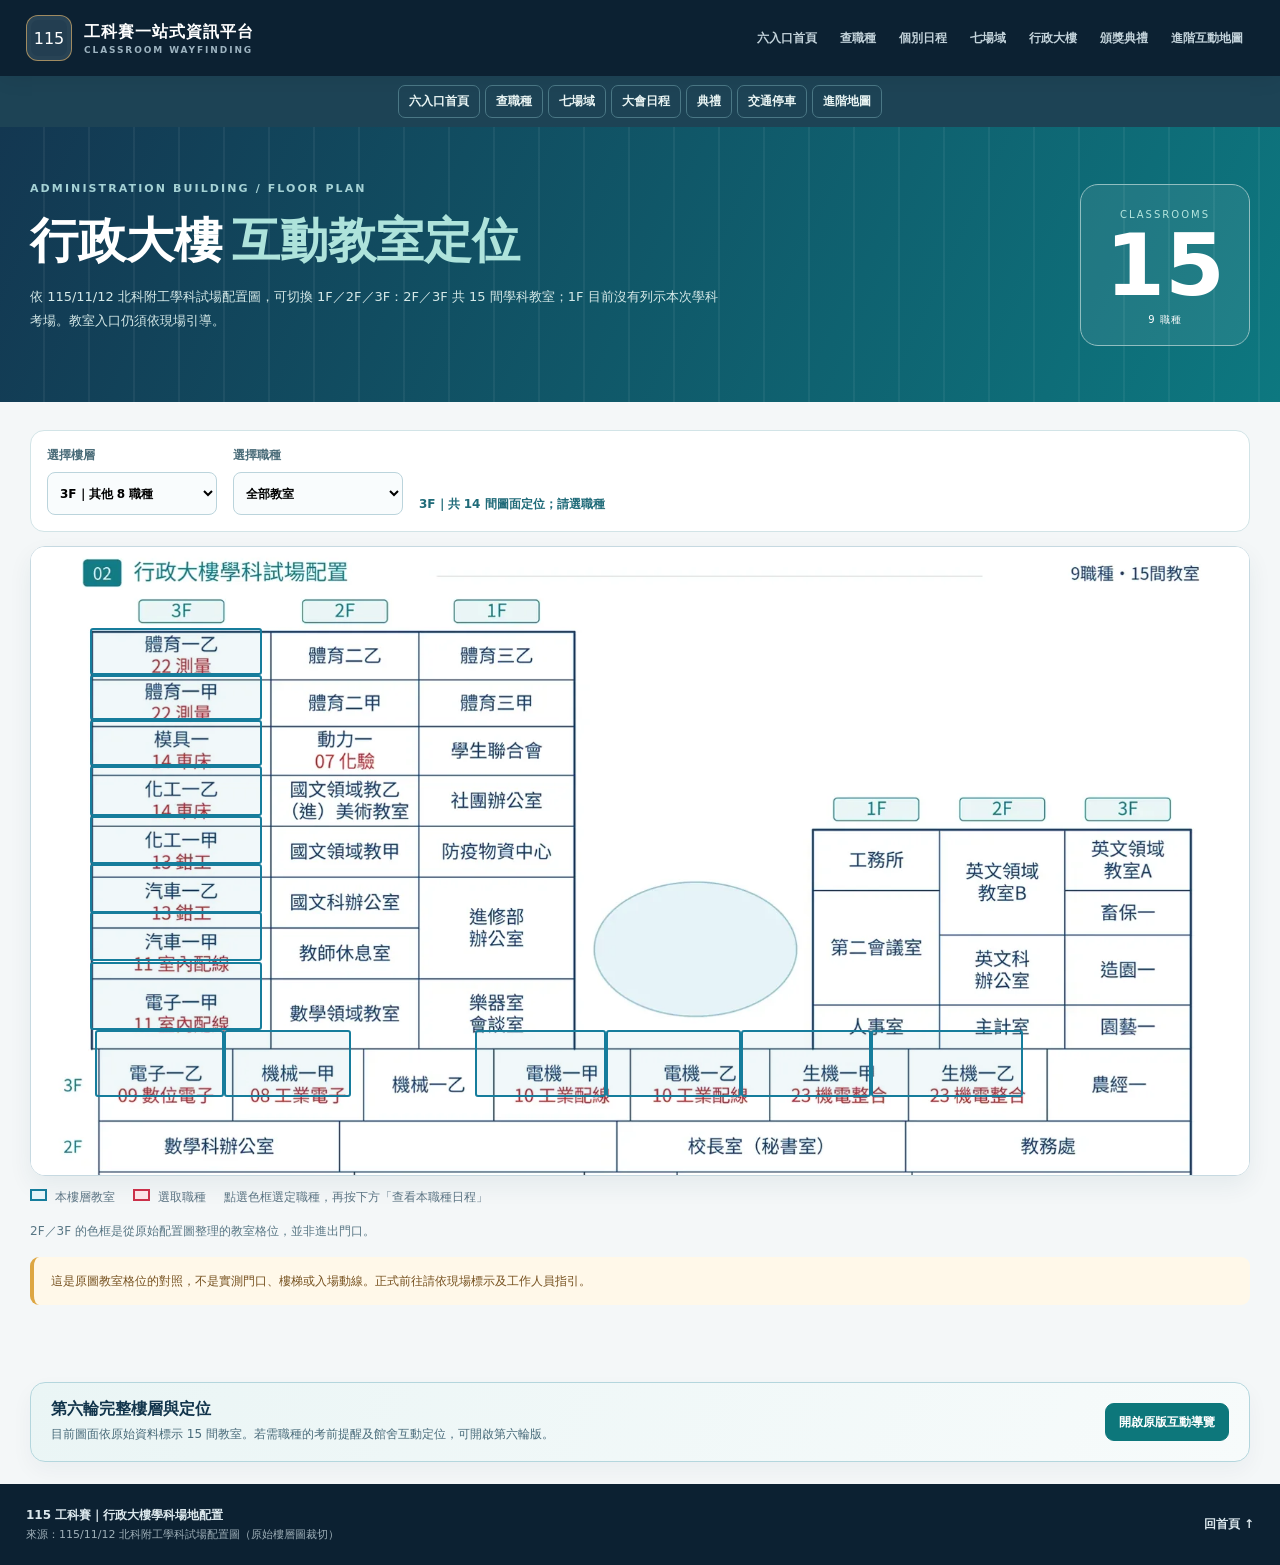
<file: floor.html>
<!DOCTYPE html>
<html lang="zh-Hant"><head><meta charset="utf-8"/><meta content="width=device-width,initial-scale=1" name="viewport"/><title>行政大樓互動樓層圖｜115 工科賽一站式資訊平台</title><link href="event-design.css" rel="stylesheet"/><link href="portal.css" rel="stylesheet"/><link href="floor.css" rel="stylesheet"/><script defer="" src="skill-guide-data.js"></script><script defer="" src="floor.js"></script><link href="portal-integration.css" rel="stylesheet"/></head><body><header class="site-top"><div class="top-inner"><a class="logo" href="index.html"><span class="logo-mark">115</span><span class="logo-copy"><b>工科賽一站式資訊平台</b><small>CLASSROOM WAYFINDING</small></span></a><nav class="top-nav"><a href="index.html">六入口首頁</a><a href="skills.html">查職種</a><a href="individual.html">個別日程</a><a href="venues.html">七場域</a><a aria-current="page" href="floor.html">行政大樓</a><a href="ceremony.html">頒獎典禮</a><a href="sixth/index.html#explorer">進階互動地圖</a></nav><a class="advanced-back" href="index.html">← 回六入口首頁</a></div></header><nav aria-label="快速切換主要功能" class="compact-primary-nav compact-primary-nav-always"><a href="index.html">六入口首頁</a><a href="skills.html">查職種</a><a href="venues.html">七場域</a><a href="agenda.html">大會日程</a><a href="ceremony.html">典禮</a><a href="transport.html">交通停車</a><a href="sixth/index.html#explorer">進階地圖</a></nav><main><section class="page-hero floor-hero"><div class="wrap page-hero-inner"><div><span class="eyebrow">ADMINISTRATION BUILDING / FLOOR PLAN</span><h1>行政大樓<span>互動教室定位</span></h1><p>依 115/11/12 北科附工學科試場配置圖，可切換 1F／2F／3F：2F／3F 共 15 間學科教室；1F 目前沒有列示本次學科考場。教室入口仍須依現場引導。</p></div><div class="hero-day-accent"><small>CLASSROOMS</small><strong>15</strong><span>9 職種</span></div></div></section><div class="wrap floor-workspace"><div class="floor-toolbar"><label for="floorLevel">選擇樓層 <select id="floorLevel"><option value="1F">1F｜本次無學科教室</option><option value="2F">2F｜化驗</option><option selected="" value="3F">3F｜其他 8 職種</option></select></label><label for="floorSkill">選擇職種 <select id="floorSkill"><option value="all">全部教室</option></select></label><p aria-live="polite" id="floorInfo"></p></div><div class="floor-empty-state" hidden id="floorEmpty" role="status"><strong>1F｜本次未列示學科考試教室</strong><p>這份來源是學科教室配置索引，1F 不提供專用樓層平面圖；請切換 2F 或 3F 查看有配置的教室。行政動線仍依現場指引。</p></div><p id="floorSwipeHint" class="floor-swipe-hint" role="note">☞ 手機可左右滑動查看完整教室圖；選取職種後會自動將教室移到可見範圍。</p><div aria-label="可橫向滑動之行政大樓學科配置圖" class="floor-canvas-scroll" id="floorCanvasScroll" tabindex="0"><div class="floor-canvas"><img alt="依原始北科附工學科試場配置圖截取之行政大樓一至三樓教室位置圖" src="assets/maps/administration-floor.webp"/><div class="floor-hotspots" id="floorHotspots"></div></div></div><div class="floor-legend"><span><i></i> 本樓層教室</span><span><i class="current"></i> 選取職種</span><span>點選色框選定職種，再按下方「查看本職種日程」</span></div><div class="floor-actionbar"><a class="floor-actionlink" href="individual.html" id="floorTimelineLink" hidden>查看本職種個別日程 ↗</a><p>2F／3F 的色框是從原始配置圖整理的教室格位，並非進出門口。</p></div><div class="floor-caution">這是原圖教室格位的對照，不是實測門口、樓梯或入場動線。正式前往請依現場標示及工作人員指引。</div></div><section aria-label="第六輪進階導覽" class="portal-integration-strip"><div><strong>第六輪完整樓層與定位</strong><p>目前圖面依原始資料標示 15 間教室。若需職種的考前提醒及館舍互動定位，可開啟第六輪版。</p></div><div class="portal-integration-actions"><a href="sixth/index.html?program=07#explorer" id="floorSixthLink">依選定職種開啟原版</a></div></section></main><footer class="site-foot"><div><strong>115 工科賽｜行政大樓學科場地配置</strong><span>來源：115/11/12 北科附工學科試場配置圖（原始樓層圖裁切）</span></div><a href="index.html">回首頁 ↑</a></footer></body></html>
</file>
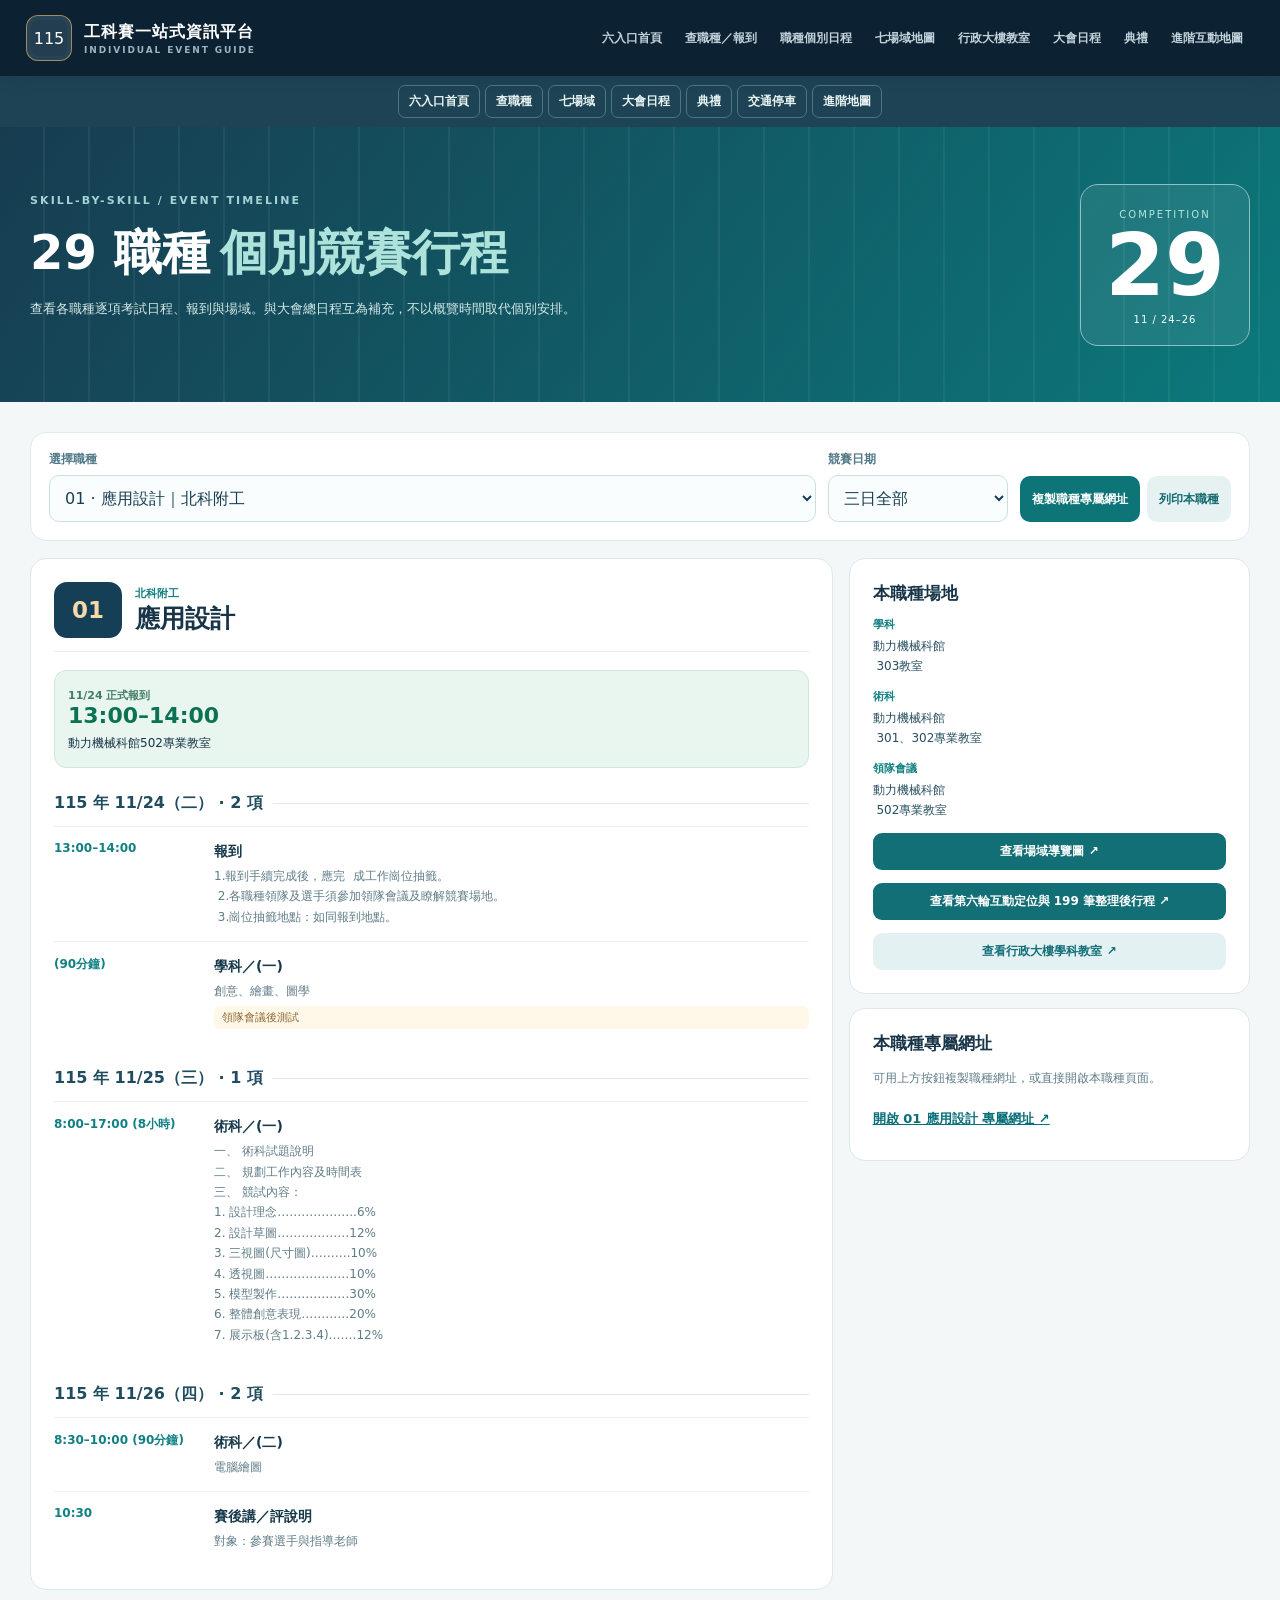
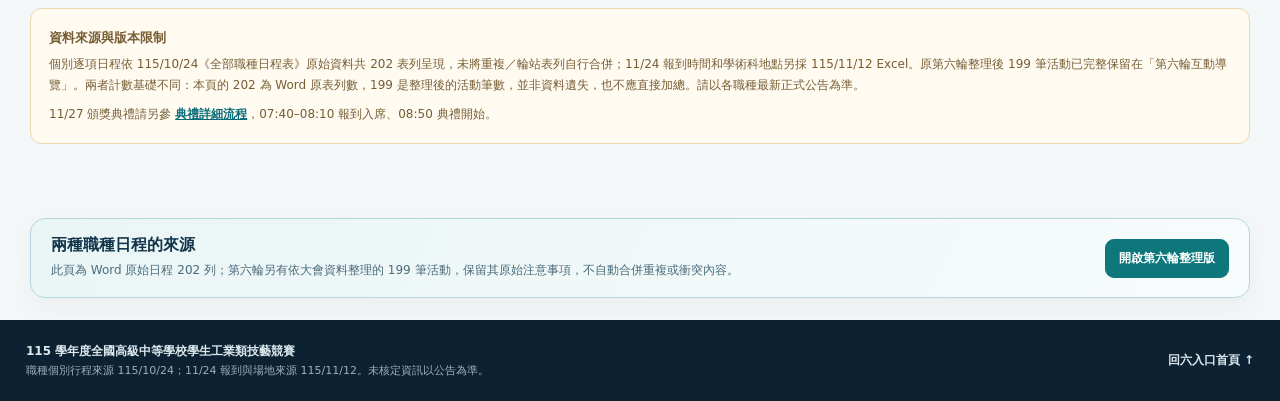
<file: individual.html>
<!DOCTYPE html>
<html lang="zh-Hant"><head><meta charset="utf-8"/><meta content="width=device-width,initial-scale=1" name="viewport"/><meta content="#102a3d" name="theme-color"/><title>29 職種個別日程｜115 工科賽一站式資訊平台</title><meta content="115 工科賽 29 職種逐項個別日程、報到、考試、場域與個別網址。" name="description"/><link href="event-design.css" rel="stylesheet"/><link href="portal.css" rel="stylesheet"/><link href="individual.css" rel="stylesheet"/><script defer="" src="skill-guide-data.js"></script><script defer="" src="individual-timeline-data.js"></script><script defer="" src="individual.js"></script><link href="portal-integration.css" rel="stylesheet"/></head><body><header class="site-top"><div class="top-inner"><a class="logo" href="index.html"><span class="logo-mark">115</span><span class="logo-copy"><b>工科賽一站式資訊平台</b><small>INDIVIDUAL EVENT GUIDE</small></span></a><nav class="top-nav"><a href="index.html">六入口首頁</a><a href="skills.html">查職種／報到</a><a aria-current="page" href="individual.html">職種個別日程</a><a href="venues.html">七場域地圖</a><a href="floor.html">行政大樓教室</a><a href="agenda.html">大會日程</a><a href="ceremony.html">典禮</a><a href="sixth/index.html#explorer">進階互動地圖</a></nav><a class="advanced-back" href="index.html">← 回六入口首頁</a></div></header><nav aria-label="快速切換主要功能" class="compact-primary-nav compact-primary-nav-always"><a href="index.html">六入口首頁</a><a href="skills.html">查職種</a><a href="venues.html">七場域</a><a href="agenda.html">大會日程</a><a href="ceremony.html">典禮</a><a href="transport.html">交通停車</a><a href="sixth/index.html#explorer">進階地圖</a></nav>
<main><section class="page-hero personal-hero"><div class="wrap page-hero-inner"><div><span class="eyebrow">SKILL-BY-SKILL / EVENT TIMELINE</span><h1>29 職種<span>個別競賽行程</span></h1><p>查看各職種逐項考試日程、報到與場域。與大會總日程互為補充，不以概覽時間取代個別安排。</p></div><div class="hero-day-accent"><small>COMPETITION</small><strong>29</strong><span>11 / 24–26</span></div></div></section>
<div class="wrap individual-main"><div class="individual-toolbar"><div><label for="indSkill">選擇職種</label><select id="indSkill"></select></div><div><label for="indDay">競賽日期</label><select id="indDay"><option value="all">三日全部</option><option value="11/24">11/24（二）</option><option value="11/25">11/25（三）</option><option value="11/26">11/26（四）</option></select></div><div class="ind-actions"><button id="copyCurrent" type="button">複製職種專屬網址</button><button id="printCurrent" type="button">列印本職種</button></div></div>
<div class="ind-grid"><article class="ind-timeline-panel"><div class="ind-heading"><div class="ind-skill-code" id="indCode">01</div><div><small id="indVenue">競賽場域</small><h2 id="indTitle">職種名稱</h2></div></div><div class="ind-reg"><span>11/24 正式報到</span><strong id="indReg">—</strong><p id="indRegPlace"></p></div><div aria-live="polite" class="ind-event-list" id="indEvents"></div></article><aside class="ind-side"><section><h3>本職種場地</h3><dl><dt>學科</dt><dd id="indTheory"></dd><dt>術科</dt><dd id="indPractical"></dd><dt>領隊會議</dt><dd id="indMeeting"></dd></dl><a class="ind-btn" href="venues.html" id="indVenueLink">查看場域導覽圖 ↗</a><a class="ind-btn" href="sixth/index.html?program=01#explorer" id="indSixthLink">查看第六輪互動定位與 199 筆整理後行程 ↗</a><a class="ind-btn subdued" hidden="" href="floor.html" id="indFloorLink">查看行政大樓學科教室 ↗</a></section><section class="ind-link"><h3>本職種專屬網址</h3><p>可用上方按鈕複製職種網址，或直接開啟本職種頁面。</p><a id="indOpenLink" rel="noopener" target="_blank" href="#">開啟本職種頁面 ↗</a></section></aside></div>
<div class="ind-notice"><strong>資料來源與版本限制</strong><p>個別逐項日程依 115/10/24《全部職種日程表》原始資料共 202 表列呈現，未將重複／輪站表列自行合併；11/24 報到時間和學術科地點另採 115/11/12 Excel。原第六輪整理後 199 筆活動已完整保留在「第六輪互動導覽」。兩者計數基礎不同：本頁的 202 為 Word 原表列數，199 是整理後的活動筆數，並非資料遺失，也不應直接加總。請以各職種最新正式公告為準。</p><p>11/27 頒獎典禮請另參 <a href="ceremony.html">典禮詳細流程</a>，07:40–08:10 報到入席、08:50 典禮開始。</p></div></div><section aria-label="第六輪進階導覽" class="portal-integration-strip"><div><strong>兩種職種日程的來源</strong><p>此頁為 Word 原始日程 202 列；第六輪另有依大會資料整理的 199 筆活動，保留其原始注意事項，不自動合併重複或衝突內容。</p></div><div class="portal-integration-actions"><a href="sixth/index.html#studentTimeline">開啟第六輪整理版</a></div></section></main><footer class="site-foot"><div><strong>115 學年度全國高級中等學校學生工業類技藝競賽</strong><span>職種個別行程來源 115/10/24；11/24 報到與場地來源 115/11/12。未核定資訊以公告為準。</span></div><a href="index.html">回六入口首頁 ↑</a></footer></body></html>
</file>
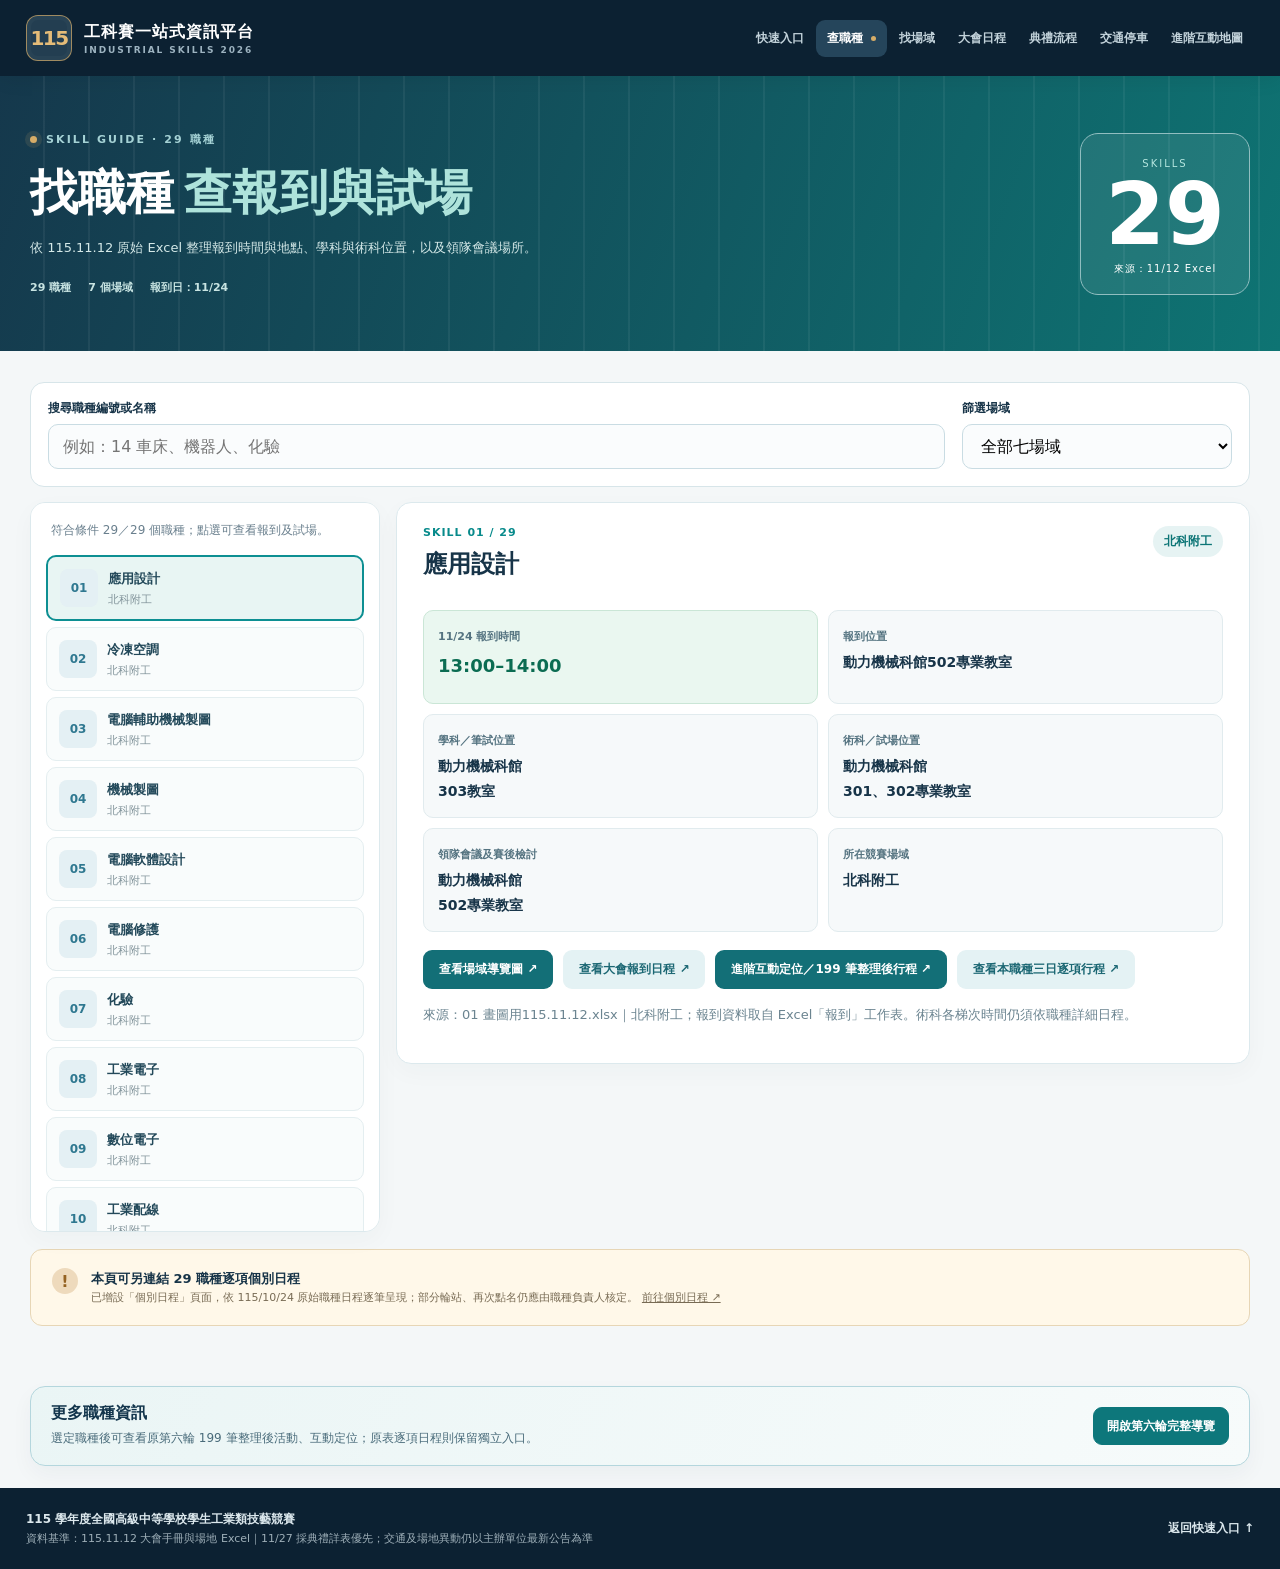
<file: skills.html>
<!DOCTYPE html>
<html lang="zh-Hant"><head><meta charset="utf-8"/><meta content="width=device-width,initial-scale=1" name="viewport"/><meta content="#102a3d" name="theme-color"/><meta content="115 工科賽一站式資訊平台：29 職種、7 場域、活動日程、11/27 詳細頒獎典禮、交通停車及接駁資訊。" name="description"/><title>29 職種報到與試場查詢｜115 工科賽一站式資訊平台</title><link href="event-design.css" rel="stylesheet"/><link href="portal.css" rel="stylesheet"/><script defer="" src="event-data.js"></script><script defer="" src="skill-guide-data.js"></script><script defer="" src="event-app.js"></script><script defer="" src="portal.js"></script><link href="portal-integration.css" rel="stylesheet"/></head><body data-page="skills"><header class="site-top"><div class="top-inner"><a aria-label="115 工科賽一站式資訊平台首頁" class="logo" href="index.html"><span class="logo-mark"><span>115</span></span><span class="logo-copy"><b>工科賽一站式資訊平台</b><small>INDUSTRIAL SKILLS 2026</small></span></a><nav aria-label="網站主選單" class="top-nav"><a data-nav="home" href="index.html">快速入口</a><a data-nav="skills" href="skills.html">查職種</a><a data-nav="venues" href="venues.html">找場域</a><a data-nav="agenda" href="agenda.html">大會日程</a><a data-nav="ceremony" href="ceremony.html">典禮流程</a><a data-nav="transport" href="transport.html">交通停車</a><a href="sixth/index.html#explorer">進階互動地圖</a></nav><button aria-expanded="false" aria-label="顯示導覽選單" class="mobile-menu" id="menuButton" type="button">☰</button></div><div class="mobile-nav" id="mobileNav"><a href="index.html">快速入口</a><a href="skills.html">查職種</a><a href="venues.html">找場域</a><a href="agenda.html">大會日程</a><a href="ceremony.html">典禮流程</a><a href="transport.html">交通停車</a><a href="sixth/index.html#explorer">進階互動地圖</a></div></header><main><section class="page-hero portal-directory-hero"><div class="wrap page-hero-inner"><div><div class="eyebrow"><span class="eyebrow-dot"></span> SKILL GUIDE · 29 職種</div><h1>找職種<span>查報到與試場</span></h1><p>依 115.11.12 原始 Excel 整理報到時間與地點、學科與術科位置，以及領隊會議場所。</p><div class="hero-meta"><span>29 職種</span><span>7 個場域</span><span>報到日：11/24</span></div></div><div class="hero-day-accent"><small>SKILLS</small><strong>29</strong><span>來源：11/12 Excel</span></div></div></section>
<section class="wrap skill-directory"><div class="skill-controls"><div class="skill-search"><label for="skillQuery">搜尋職種編號或名稱</label><input autocomplete="off" id="skillQuery" placeholder="例如：14 車床、機器人、化驗" type="search"/></div><div class="skill-venue-filter"><label for="skillVenue">篩選場域</label><select id="skillVenue"><option value="all">全部七場域</option></select></div></div><div class="skill-layout"><aside class="skill-list-panel"><p class="skill-summary" id="skillSummary"></p><div aria-label="職種列表" class="skill-list" id="skillList"></div></aside><article aria-live="polite" class="skill-detail" id="skillDetail"><h2>選擇一個職種</h2><p>可檢視報到及試場資料。</p></article></div><div class="inline-note"><span>!</span><div><b>本頁可另連結 29 職種逐項個別日程</b><p>已增設「個別日程」頁面，依 115/10/24 原始職種日程逐筆呈現；部分輪站、再次點名仍應由職種負責人核定。 <a href="individual.html">前往個別日程 ↗</a></p></div></div></section><section aria-label="第六輪進階導覽" class="portal-integration-strip"><div><strong>更多職種資訊</strong><p>選定職種後可查看原第六輪 199 筆整理後活動、互動定位；原表逐項日程則保留獨立入口。</p></div><div class="portal-integration-actions"><a href="sixth/index.html#explorer">開啟第六輪完整導覽</a></div></section></main><footer class="site-foot"><div><strong>115 學年度全國高級中等學校學生工業類技藝競賽</strong><span>資料基準：115.11.12 大會手冊與場地 Excel｜11/27 採典禮詳表優先；交通及場地異動仍以主辦單位最新公告為準</span></div><a href="index.html">返回快速入口 ↑</a></footer></body></html>
</file>
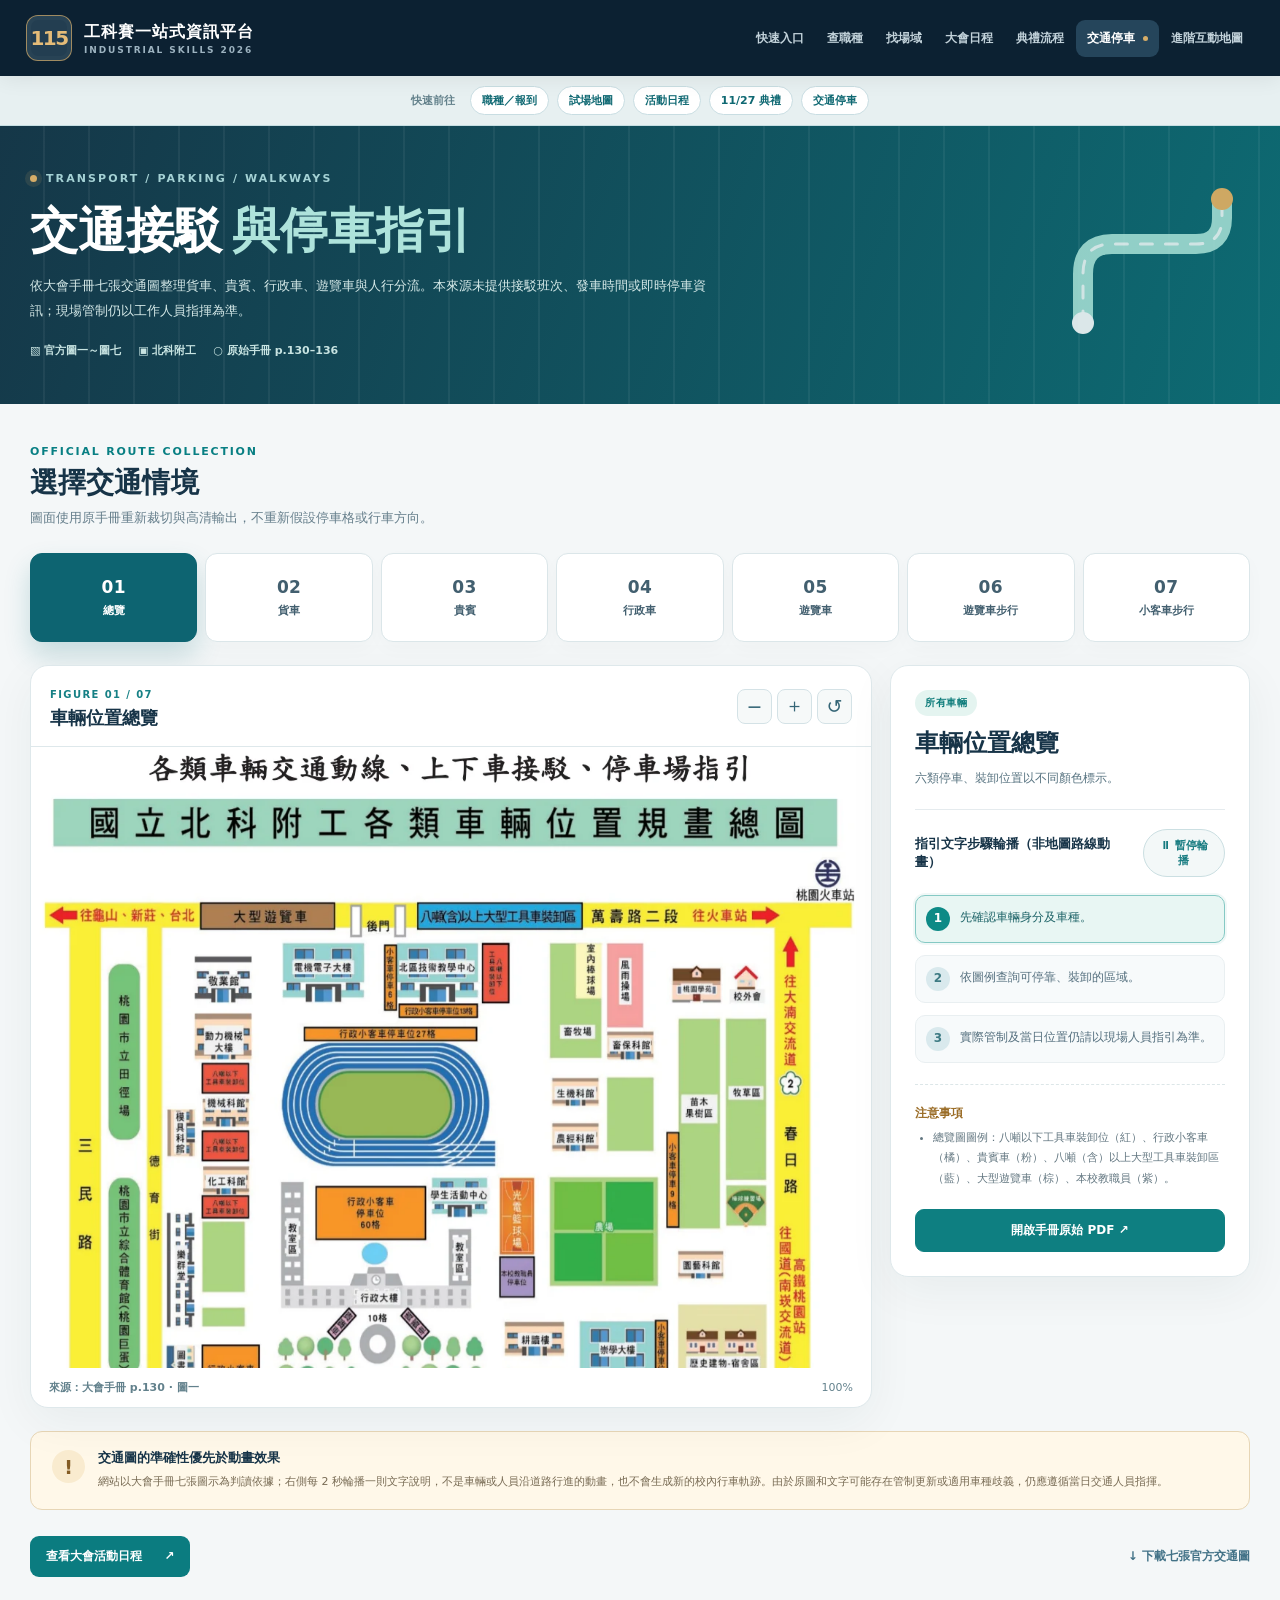
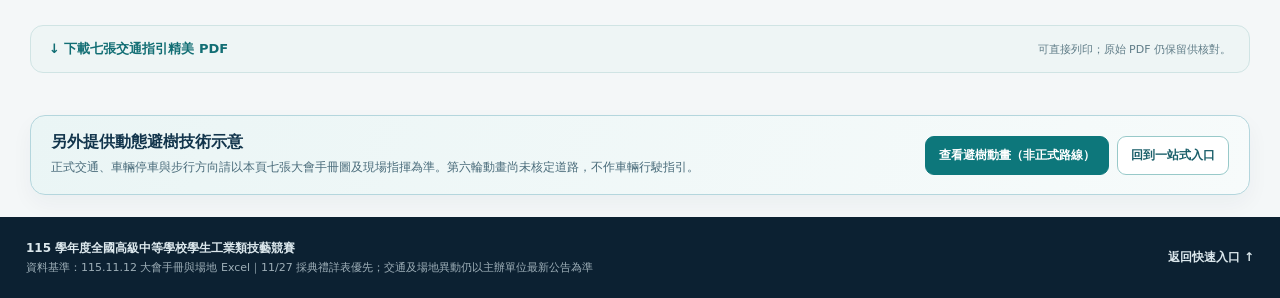
<file: transport.html>
<!DOCTYPE html>

<html lang="zh-Hant"><head><meta charset="utf-8"/><meta content="width=device-width,initial-scale=1" name="viewport"/><meta content="#102a3d" name="theme-color"/><meta content="七張官方交通圖含各類貨車、貴賓、行政車、遊覽車和行人分流指引。" name="description"/><title>交通接駁與停車指引｜115 工科賽一站式資訊平台</title><link href="event-design.css" rel="stylesheet"/><script defer="" src="event-data.js"></script><script defer="" src="event-app.js"></script><link href="portal.css" rel="stylesheet"/><script defer="" src="portal.js"></script><link href="portal-integration.css" rel="stylesheet"/></head><body data-page="transport"><header class="site-top"><div class="top-inner"><a aria-label="115 工科賽一站式資訊平台首頁" class="logo" href="index.html"><span class="logo-mark"><span>115</span></span><span class="logo-copy"><b>工科賽一站式資訊平台</b><small>INDUSTRIAL SKILLS 2026</small></span></a><nav aria-label="網站主選單" class="top-nav"><a data-nav="home" href="index.html">快速入口</a><a data-nav="skills" href="skills.html">查職種</a><a data-nav="venues" href="venues.html">找場域</a><a data-nav="agenda" href="agenda.html">大會日程</a><a data-nav="ceremony" href="ceremony.html">典禮流程</a><a data-nav="transport" href="transport.html">交通停車</a><a href="sixth/index.html#explorer">進階互動地圖</a></nav><button aria-expanded="false" aria-label="顯示導覽選單" class="mobile-menu" id="menuButton" type="button">☰</button></div><div class="mobile-nav" id="mobileNav"><a href="index.html">快速入口</a><a href="skills.html">查職種</a><a href="venues.html">找場域</a><a href="agenda.html">大會日程</a><a href="ceremony.html">典禮流程</a><a href="transport.html">交通停車</a><a href="sixth/index.html#explorer">進階互動地圖</a></div></header><main><nav aria-label="按需求快速跳轉" class="task-quickstrip"><span>快速前往</span><a href="skills.html">職種／報到</a><a href="venues.html">試場地圖</a><a href="agenda.html?day=24">活動日程</a><a href="ceremony.html">11/27 典禮</a><a href="transport.html">交通停車</a></nav><section class="page-hero transport-hero"><div class="wrap page-hero-inner"><div><div class="eyebrow"><span class="eyebrow-dot"></span> TRANSPORT / PARKING / WALKWAYS</div><h1>交通接駁<span>與停車指引</span></h1><p>依大會手冊七張交通圖整理貨車、貴賓、行政車、遊覽車與人行分流。本來源未提供接駁班次、發車時間或即時停車資訊；現場管制仍以工作人員指揮為準。</p><div class="hero-meta"><span>▧ 官方圖一～圖七</span><span>▣ 北科附工</span><span>○ 原始手冊 p.130–136</span></div></div><div class="hero-road-symbol"><svg aria-hidden="true" viewbox="0 0 200 160"><path d="M33 140V91 Q33 61 62 61 H146 Q172 61 172 35 V16" fill="none" stroke="currentColor" stroke-linecap="round" stroke-width="20"></path><path d="M33 140V91 Q33 61 62 61 H146 Q172 61 172 35 V16" fill="none" opacity=".85" stroke="#ffffff" stroke-dasharray="12 13" stroke-linecap="round" stroke-width="3"></path><circle cx="33" cy="140" fill="#fff" r="11"></circle><circle cx="172" cy="16" fill="#f0b461" r="11"></circle></svg></div></div></section>
<div class="wrap section-body"><div class="section-heading"><span class="section-label">OFFICIAL ROUTE COLLECTION</span><h2>選擇交通情境</h2><p>圖面使用原手冊重新裁切與高清輸出，不重新假設停車格或行車方向。</p></div><div aria-label="七種交通指引" class="transport-nav" id="transportNav" role="tablist"></div><div class="transport-layout"><div class="map-frame"><div class="map-head"><div><span id="mapNum">FIGURE 01 / 07</span><h3 id="transportTitle">各類車輛位置總覽</h3></div><div class="map-tools"><button aria-label="縮小交通圖" id="mapZoomOut" type="button">−</button><button aria-label="放大交通圖" id="mapZoomIn" type="button">＋</button><button aria-label="恢復交通圖大小" id="mapZoomReset" type="button">↺</button></div></div><div aria-label="可捲動及縮放的官方交通圖" class="transport-map-viewport" id="transportMapViewport" tabindex="0"><img alt="大會手冊交通總圖" draggable="false" id="transportImage" src="assets/transport/official-01.webp"/></div><div class="map-bottom"><span class="source-chip" id="transportSource">來源：大會手冊 p.130 · 圖一</span><span id="zoomPct">100%</span></div></div><aside class="transport-detail"><div class="transport-tag" id="transportAudience">所有車輛</div><h3 id="transportName">車輛位置總覽</h3><p id="transportSummary">所有交通動線依官方圖示。</p><div class="detail-sep"></div><div class="detail-head"><span>指引文字步驟輪播（非地圖路線動畫）</span><button aria-label="暫停或播放文字步驟輪播" class="play-btn" id="stepPlay" type="button">⏸ 暫停</button></div><ol aria-live="polite" class="guidance-steps" id="transportSteps"></ol><div class="detail-notes"><b>注意事項</b><ul id="transportNotes"></ul></div><div class="detail-actions"><a href="assets/source/traffic.pdf" id="transportPdfLink" target="_blank">開啟手冊原始 PDF ↗</a></div></aside></div>
<section class="traffic-notice"><div class="notice-icon">!</div><div><h3>交通圖的準確性優先於動畫效果</h3><p>網站以大會手冊七張圖示為判讀依據；右側每 2 秒輪播一則文字說明，不是車輛或人員沿道路行進的動畫，也不會生成新的校內行車軌跡。由於原圖和文字可能存在管制更新或適用車種歧義，仍應遵循當日交通人員指揮。</p></div></section><div class="section-footer-row"><a class="next-link" href="agenda.html">查看大會活動日程 <b>↗</b></a><a class="source-link" download="" href="assets/source/traffic.pdf">↓ 下載七張官方交通圖</a></div></div><div class="download-banner"><a class="download-beauty" download="" href="assets/print/transport-beautified.pdf">↓ 下載七張交通指引精美 PDF</a><span>可直接列印；原始 PDF 仍保留供核對。</span></div><section aria-label="第六輪進階導覽" class="portal-integration-strip"><div><strong>另外提供動態避樹技術示意</strong><p>正式交通、車輛停車與步行方向請以本頁七張大會手冊圖及現場指揮為準。第六輪動畫尚未核定道路，不作車輛行駛指引。</p></div><div class="portal-integration-actions"><a href="sixth/traffic.html">查看避樹動畫（非正式路線）</a><a class="secondary" href="index.html">回到一站式入口</a></div></section></main><footer class="site-foot"><div><strong>115 學年度全國高級中等學校學生工業類技藝競賽</strong><span>資料基準：115.11.12 大會手冊與場地 Excel｜11/27 採典禮詳表優先；交通及場地異動仍以主辦單位最新公告為準</span></div><a href="index.html">返回快速入口 ↑</a></footer></body></html>
</file>
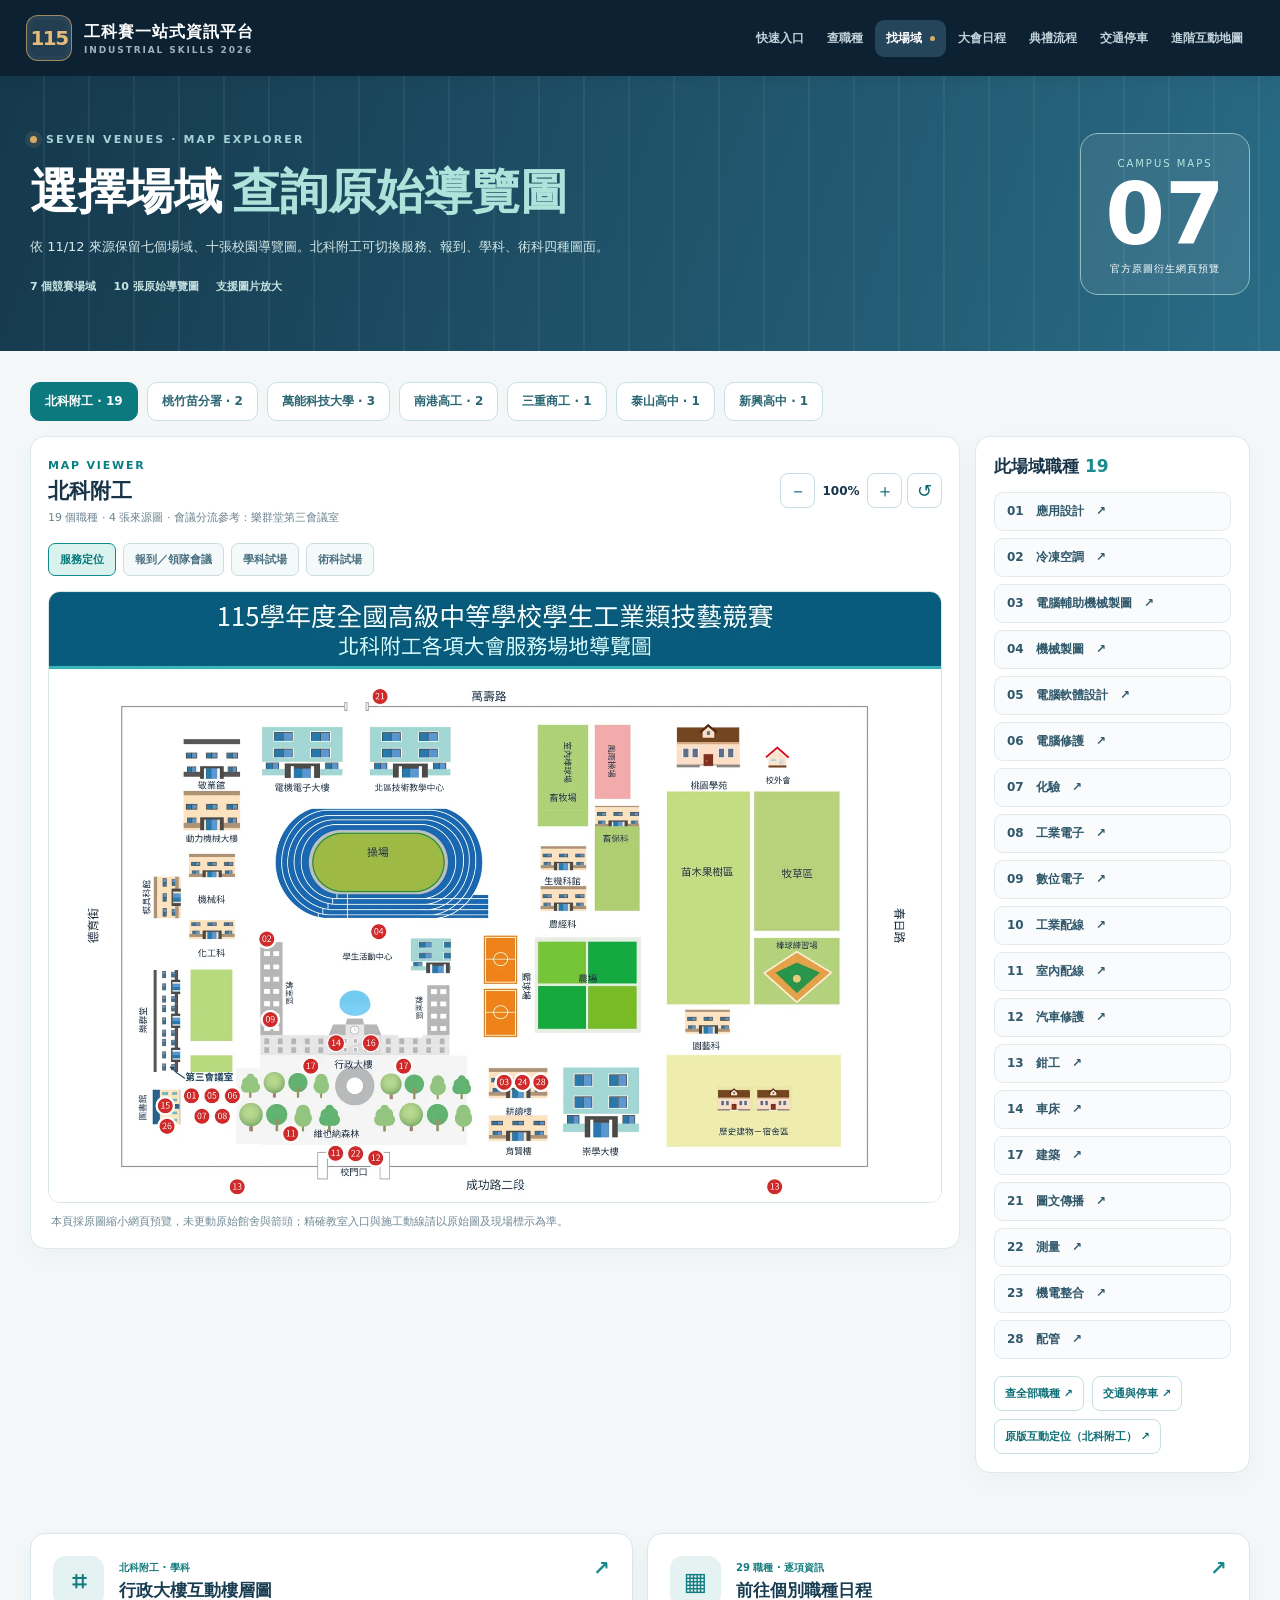
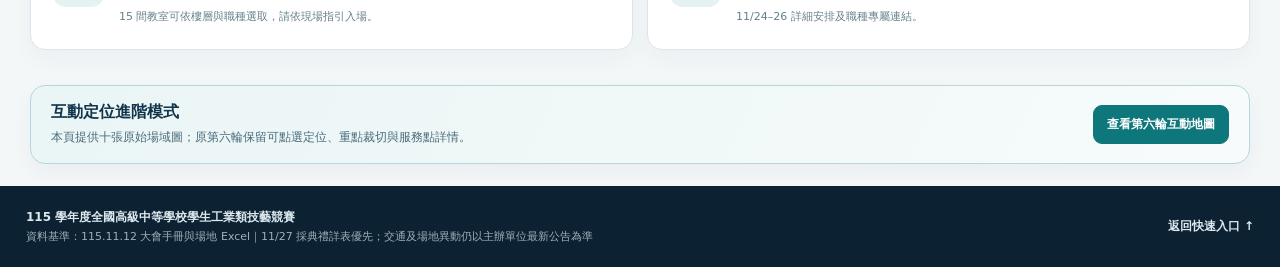
<file: venues.html>
<!DOCTYPE html>
<html lang="zh-Hant"><head><meta charset="utf-8"/><meta content="width=device-width,initial-scale=1" name="viewport"/><meta content="#102a3d" name="theme-color"/><meta content="115 工科賽一站式資訊平台：29 職種、7 場域、活動日程、11/27 詳細頒獎典禮、交通停車及接駁資訊。" name="description"/><title>七場域導覽圖｜115 工科賽一站式資訊平台</title><link href="event-design.css" rel="stylesheet"/><link href="portal.css" rel="stylesheet"/><script defer="" src="event-data.js"></script><script defer="" src="skill-guide-data.js"></script><script defer="" src="event-app.js"></script><script defer="" src="portal.js"></script><link href="portal-integration.css" rel="stylesheet"/></head><body data-page="venues"><header class="site-top"><div class="top-inner"><a aria-label="115 工科賽一站式資訊平台首頁" class="logo" href="index.html"><span class="logo-mark"><span>115</span></span><span class="logo-copy"><b>工科賽一站式資訊平台</b><small>INDUSTRIAL SKILLS 2026</small></span></a><nav aria-label="網站主選單" class="top-nav"><a data-nav="home" href="index.html">快速入口</a><a data-nav="skills" href="skills.html">查職種</a><a data-nav="venues" href="venues.html">找場域</a><a data-nav="agenda" href="agenda.html">大會日程</a><a data-nav="ceremony" href="ceremony.html">典禮流程</a><a data-nav="transport" href="transport.html">交通停車</a><a href="sixth/index.html#explorer">進階互動地圖</a></nav><button aria-expanded="false" aria-label="顯示導覽選單" class="mobile-menu" id="menuButton" type="button">☰</button></div><div class="mobile-nav" id="mobileNav"><a href="index.html">快速入口</a><a href="skills.html">查職種</a><a href="venues.html">找場域</a><a href="agenda.html">大會日程</a><a href="ceremony.html">典禮流程</a><a href="transport.html">交通停車</a><a href="sixth/index.html#explorer">進階互動地圖</a></div></header><main><section class="page-hero portal-venue-hero"><div class="wrap page-hero-inner"><div><div class="eyebrow"><span class="eyebrow-dot"></span> SEVEN VENUES · MAP EXPLORER</div><h1>選擇場域<span>查詢原始導覽圖</span></h1><p>依 11/12 來源保留七個場域、十張校園導覽圖。北科附工可切換服務、報到、學科、術科四種圖面。</p><div class="hero-meta"><span>7 個競賽場域</span><span>10 張原始導覽圖</span><span>支援圖片放大</span></div></div><div class="hero-day-accent"><small>CAMPUS MAPS</small><strong>07</strong><span>官方原圖衍生網頁預覽</span></div></div></section><section class="wrap venue-directory"><div aria-label="選擇場域" class="venue-tabs" id="venueTabs"></div><div class="venue-view"><div class="venue-map-area"><div class="venue-map-header"><div><span class="section-label">MAP VIEWER</span><h2 id="venueTitle">校園導覽圖</h2><p id="venueHint"></p></div><div class="venue-zoom"><button aria-label="縮小地圖" id="mapMinus" type="button">－</button><span id="venueZoomText">100%</span><button aria-label="放大地圖" id="mapPlus" type="button">＋</button><button aria-label="恢復比例" id="mapReset" type="button">↺</button></div></div><div aria-label="切換圖面類型" class="map-type-tabs" id="mapTypes" role="group"></div><div class="venue-image-viewport" id="venueMapViewport"><img alt="場域導覽圖" id="venueMapImage" loading="lazy"/></div><p class="venue-source-note">本頁採原圖縮小網頁預覽，未更動原始館舍與箭頭；精確教室入口與施工動線請以原始圖及現場標示為準。</p></div><aside class="venue-program-panel"><h3>此場域職種 <span id="venueCount">—</span></h3><div id="venuePrograms"></div><div class="venue-panel-links"><a href="skills.html">查全部職種 ↗</a><a href="transport.html">交通與停車 ↗</a><a href="sixth/index.html#explorer" id="venueDeepLink">開啟所選場域互動圖 ↗</a></div></aside></div></section><section class="wrap portal-deep" style="margin-bottom:35px"><div class="portal-deep-grid"><a href="floor.html"><span class="deep-icon">⌗</span><div><small>北科附工 · 學科</small><h3>行政大樓互動樓層圖</h3><p>15 間教室可依樓層與職種選取，請依現場指引入場。</p></div><strong>↗</strong></a><a href="individual.html"><span class="deep-icon">▦</span><div><small>29 職種 · 逐項資訊</small><h3>前往個別職種日程</h3><p>11/24–26 詳細安排及職種專屬連結。</p></div><strong>↗</strong></a></div></section><section aria-label="第六輪進階導覽" class="portal-integration-strip"><div><strong>互動定位進階模式</strong><p>本頁提供十張原始場域圖；原第六輪保留可點選定位、重點裁切與服務點詳情。</p></div><div class="portal-integration-actions"><a href="sixth/index.html#explorer">查看第六輪互動地圖</a></div></section></main><footer class="site-foot"><div><strong>115 學年度全國高級中等學校學生工業類技藝競賽</strong><span>資料基準：115.11.12 大會手冊與場地 Excel｜11/27 採典禮詳表優先；交通及場地異動仍以主辦單位最新公告為準</span></div><a href="index.html">返回快速入口 ↑</a></footer></body></html>
</file>
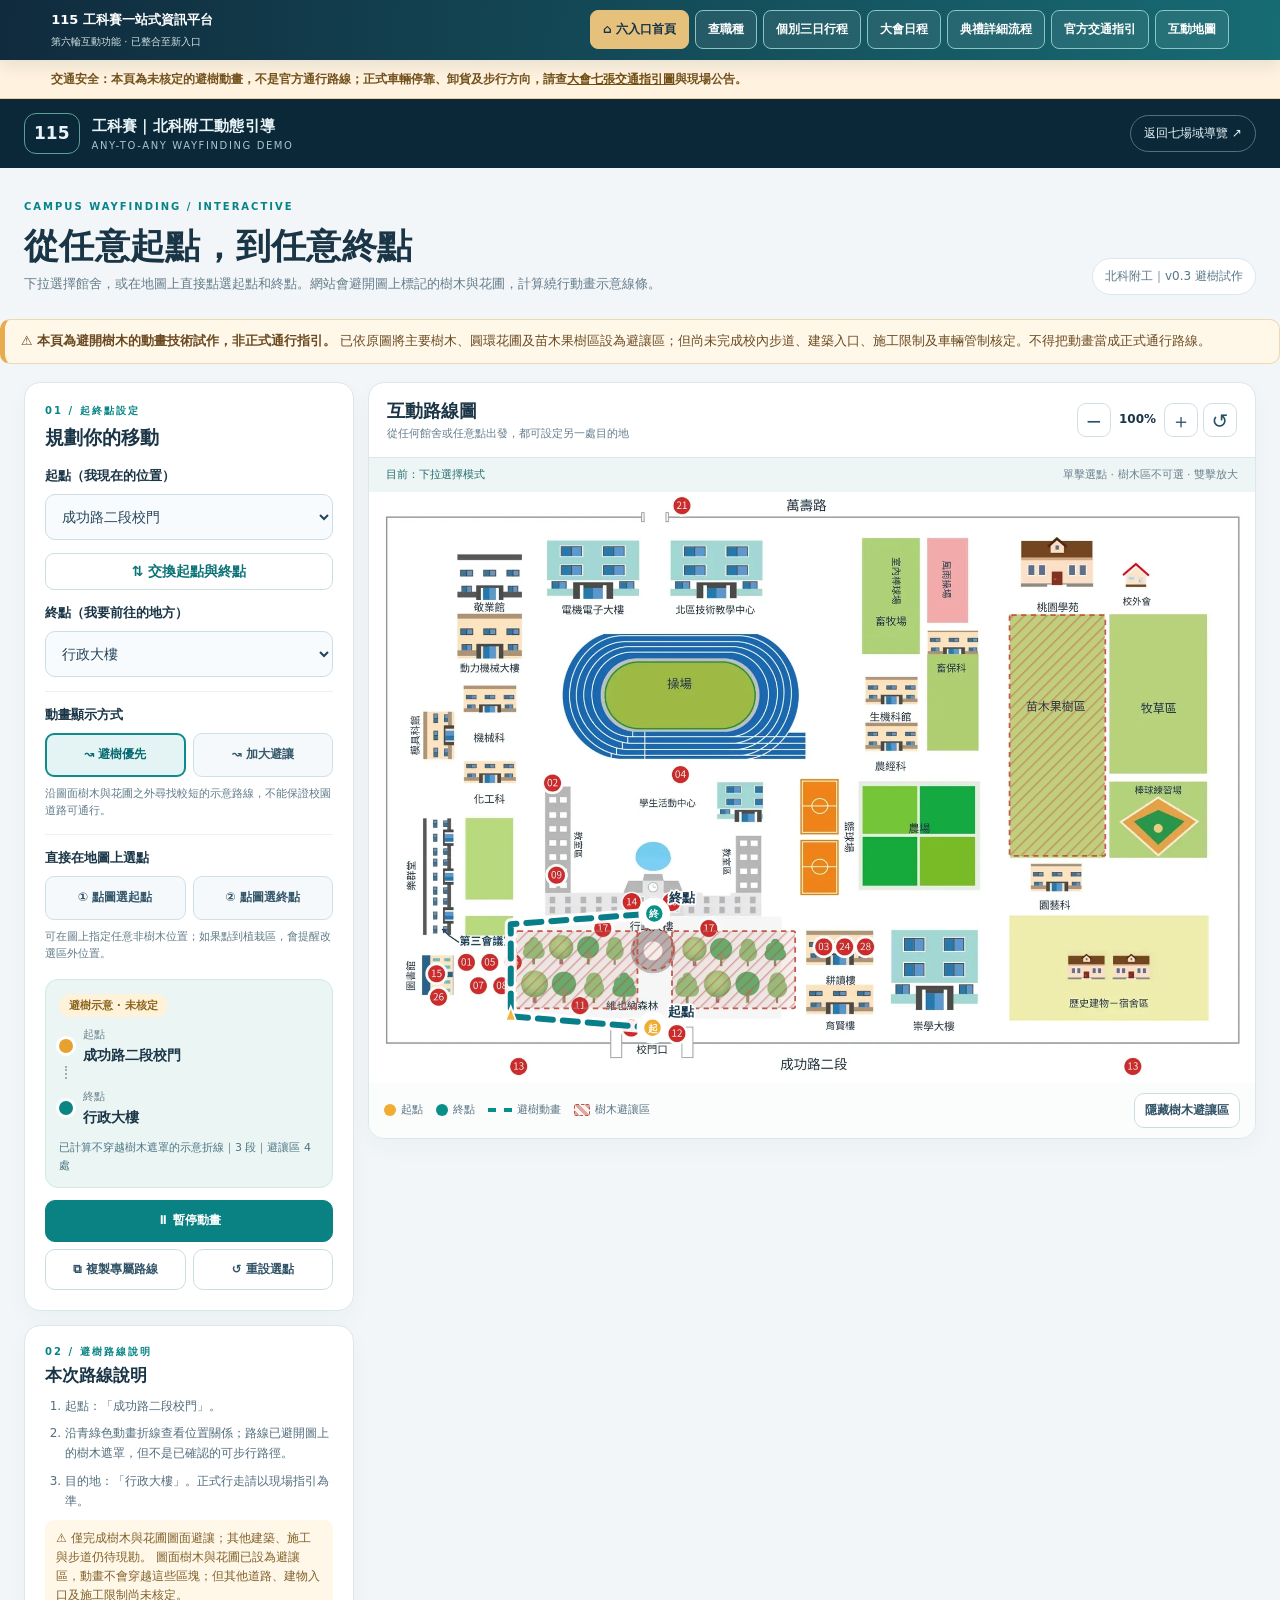
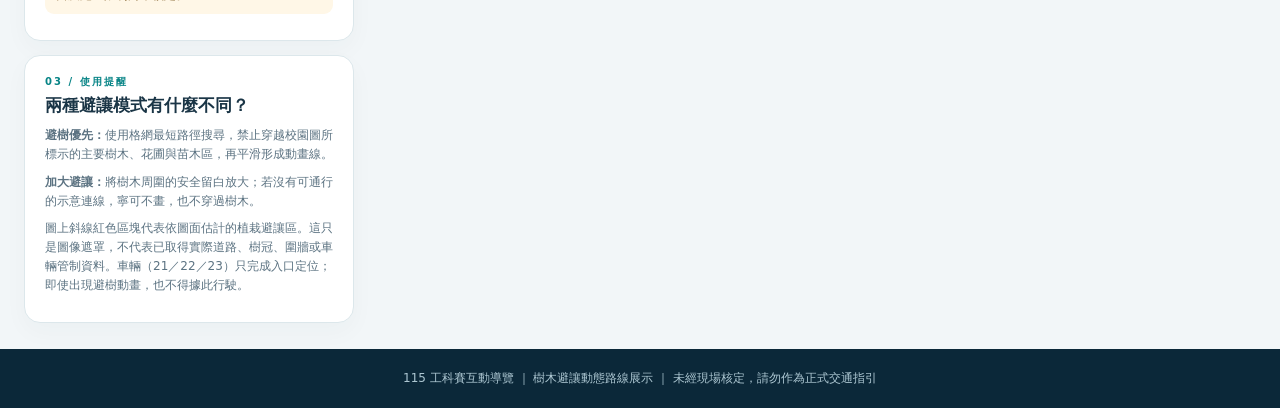
<file: sixth/traffic.html>
<!DOCTYPE html>

<html lang="zh-Hant">
<head>
<meta charset="utf-8"/><meta content="width=device-width,initial-scale=1" name="viewport"/>
<meta content="#0b2839" name="theme-color"/><meta content="115工科賽北科附工任意起點至任意終點動畫示意，未經通行路線核定。" name="description"/>
<title>北科附工避樹動態導覽（試作）｜115 工科賽一站式資訊平台</title>
<link href="traffic.css" rel="stylesheet"/><script defer="" src="traffic-data.js"></script><script defer="" src="traffic.js"></script>
<link href="portal-bridge.css" rel="stylesheet"/></head>
<body><div class="gk-unified"><div><strong>115 工科賽一站式資訊平台</strong><small>第六輪互動功能 · 已整合至新入口</small></div><nav aria-label="返回整合網站"><a class="gk-home" href="../index.html">⌂ 六入口首頁</a><a data-portal-skill="skills" href="../skills.html">查職種</a><a data-portal-skill="individual" href="../individual.html">個別三日行程</a><a href="../agenda.html">大會日程</a><a href="../ceremony.html">典禮詳細流程</a><a href="../transport.html">官方交通指引</a><a href="index.html#explorer">互動地圖</a></nav></div><div class="gk-unified-warning"><b>交通安全：</b>本頁為未核定的避樹動畫，不是官方通行路線；正式車輛停靠、卸貨及步行方向，請查<a href="../transport.html" style="color:#714d12;text-decoration:underline">大會七張交通指引圖</a>與現場公告。</div>
<header class="topbar"><div class="brand"><span class="brand-icon">115</span><span><strong>工科賽｜北科附工動態引導</strong><small>ANY-TO-ANY WAYFINDING DEMO</small></span></div><a class="top-link" href="index.html#explorer">返回七場域導覽 ↗</a></header>
<div class="intro-bar"><div class="intro-heading"><span class="kicker">CAMPUS WAYFINDING / INTERACTIVE</span><h1>從任意起點，到任意終點</h1><p>下拉選擇館舍，或在地圖上直接點選起點和終點。網站會避開圖上標記的樹木與花圃，計算繞行動畫示意線條。</p></div><div class="version">北科附工｜v0.3 避樹試作</div></div>
<div class="safety" role="note"><strong>⚠ 本頁為避開樹木的動畫技術試作，非正式通行指引。</strong> 已依原圖將主要樹木、圓環花圃及苗木果樹區設為避讓區；但尚未完成校內步道、建築入口、施工限制及車輛管制核定。不得把動畫當成正式通行路線。</div>
<main class="layout">
<section aria-label="設定起點與終點" class="panel controls">
<div class="panel-eyebrow">01 / 起終點設定</div><h2>規劃你的移動</h2>
<div class="field"><label for="startSelect">起點（我現在的位置）</label><select id="startSelect"></select></div>
<button aria-label="交換起點與終點" class="swap" id="swapPoints" title="交換起點與終點" type="button">⇅ 交換起點與終點</button>
<div class="field"><label for="endSelect">終點（我要前往的地方）</label><select id="endSelect"></select></div>
<div class="mode-set"><span class="mode-title">動畫顯示方式</span><div aria-label="動畫線型" class="mode-pills" role="group"><button aria-pressed="true" class="mode-btn selected" data-mode="walk" type="button">↝ 避樹優先</button><button aria-pressed="false" class="mode-btn" data-mode="wide" type="button">↝ 加大避讓</button></div><p class="mode-desc" id="modeExplain">動畫不穿過已標示的樹木／花圃遮罩，其他通道仍需現場確認。</p></div>
<div class="pick-section"><span class="mode-title">直接在地圖上選點</span><div class="pick-buttons"><button id="pickStart" type="button">① 點圖選起點</button><button id="pickEnd" type="button">② 點圖選終點</button></div><p class="help" id="pickHint">可在圖上指定任意非樹木位置；如果點到植栽區，會提醒改選區外位置。</p></div>
<div aria-live="polite" class="details"><span class="tag">避樹示意 · 未核定</span><div class="trip-row"><span class="trip-dot start"></span><div><small>起點</small><strong id="fromLabel">成功路校門</strong></div></div><div class="trip-bar"></div><div class="trip-row"><span class="trip-dot end"></span><div><small>終點</small><strong id="toLabel">行政大樓</strong></div></div><p class="trip-meta" id="tripMeta"></p></div>
<div class="actions"><button class="primary" id="playToggle" type="button">⏸ 暫停動畫</button><button id="copyLink" type="button">⧉ 複製專屬路線</button><button id="clearCustom" type="button">↺ 重設選點</button></div>
</section>
<section aria-label="動畫地圖" class="panel map-panel">
<div class="map-top"><div><h2>互動路線圖</h2><p>從任何館舍或任意點出發，都可設定另一處目的地</p></div><div class="zoom-control"><button aria-label="縮小地圖" id="zoomOut" type="button">−</button><span id="zoomText">100%</span><button aria-label="放大地圖" id="zoomIn" type="button">＋</button><button aria-label="恢復地圖大小" id="zoomFit" type="button">↺</button></div></div>
<div class="map-toolbar"><span id="pickStatus">目前：下拉選擇模式</span><span class="map-tip">單擊選點 · 樹木區不可選 · 雙擊放大</span></div>
<div aria-label="可點選的北科附工校園地圖" class="viewport" id="viewport" role="region" tabindex="0"><div class="map-canvas" id="mapCanvas"><img alt="北科附工校園示意地圖：包含校門、行政大樓、第三會議室、各館舍與服務編號" draggable="false" id="campusImage" src="assets/campus.webp"/><svg aria-label="起終點及避樹動畫示意線" id="routeSvg" preserveaspectratio="none" role="img" viewbox="0 0 1000 667"><title>示意路線動畫</title><g id="graphPath"></g><g id="animatedPath"></g><g id="poiMarkers"></g></svg><button aria-label="在地圖上選擇任意位置，需先啟用起點或終點選點模式" class="map-click" id="mapClick" type="button"></button></div></div>
<div class="map-bottom"><div class="legend"><span><i class="legend-mark start"></i>起點</span><span><i class="legend-mark end"></i>終點</span><span><i class="legend-line"></i>避樹動畫</span><span><i class="legend-block"></i>樹木避讓區</span></div><button class="secondary" id="toggleNodes" type="button">隱藏樹木避讓區</button></div>
</section>
<section aria-label="路線說明" class="panel notes"><div class="panel-eyebrow">02 / 避樹路線說明</div><h2>本次路線說明</h2><ol class="step-list" id="instructions"></ol><p class="important" id="routeWarning"></p></section>
<section aria-label="使用方式" class="panel notes"><div class="panel-eyebrow">03 / 使用提醒</div><h2>兩種避讓模式有什麼不同？</h2><p><b>避樹優先：</b>使用格網最短路徑搜尋，禁止穿越校園圖所標示的主要樹木、花圃與苗木區，再平滑形成動畫線。</p><p><b>加大避讓：</b>將樹木周圍的安全留白放大；若沒有可通行的示意連線，寧可不畫，也不穿過樹木。</p><p>圖上斜線紅色區塊代表依圖面估計的植栽避讓區。這只是圖像遮罩，不代表已取得實際道路、樹冠、圍牆或車輛管制資料。車輛（21／22／23）只完成入口定位；即使出現避樹動畫，也不得據此行駛。</p></section>
</main>
<footer>115 工科賽互動導覽 ｜ 樹木避讓動態路線展示 ｜ 未經現場核定，請勿作為正式交通指引</footer>
</body>
</html>
</file>
<file: event-design.css>
:root{--ink:#173448;--ink2:#274b60;--navy:#102a3d;--navydeep:#0c2132;--teal:#087f83;--teal-light:#daf2ee;--gold:#d6ad68;--surface:#f4f7f8;--white:#fff;--line:#dee8eb;--muted:#657e8b;--pale:#ebf2f5;--shadow:0 14px 48px rgba(15,48,62,.055)}
*{box-sizing:border-box}html{scroll-behavior:smooth}body{margin:0;color:var(--ink);background:var(--surface);font-family:'Noto Sans TC','Microsoft JhengHei',system-ui,-apple-system,sans-serif;-webkit-font-smoothing:antialiased}button,select,input{font:inherit}button{cursor:pointer}a{color:inherit}button:focus-visible,a:focus-visible,select:focus-visible{outline:3px solid #efb763;outline-offset:3px}h1,h2,h3,p{margin-top:0}h1,h2,h3{line-height:1.3}p{line-height:1.75}.wrap{width:min(1220px,calc(100% - 52px));margin-inline:auto}.site-top{background:var(--navydeep);position:relative;z-index:20;box-shadow:0 3px 20px rgba(0,0,0,.07)}.top-inner{max-width:1340px;margin:auto;display:flex;align-items:center;justify-content:space-between;gap:25px;padding:15px 26px}.logo{display:flex;align-items:center;gap:12px;text-decoration:none;color:#fff;flex:none}.logo-mark{height:46px;width:46px;display:grid;place-items:center;border:1px solid rgba(214,173,104,.7);background:#233e51;border-radius:12px;box-shadow:inset 0 0 0 4px rgba(255,255,255,.025)}.logo-mark span{color:#e5bc78;letter-spacing:-1.5px;font-size:20px;font-weight:900}.logo-copy b{display:block;font-size:16px;letter-spacing:1px}.logo-copy small{display:block;margin-top:2px;color:#9db3c0;font-weight:650;letter-spacing:1.9px;font-size:9px}.top-nav{display:flex;align-items:center;gap:6px}.top-nav a{color:#c2d2da;text-decoration:none;display:inline-flex;align-items:center;padding:11px 14px;border-radius:9px;font-size:13px;font-weight:730;white-space:nowrap;transition:.2s}.top-nav a:hover,.top-nav a.active{color:white;background:#25455b}.top-nav a.active:after{content:'';display:inline-block;width:5px;height:5px;margin-left:8px;border-radius:100%;background:var(--gold)}.mobile-menu,.mobile-nav{display:none}
.hero{position:relative;overflow:hidden}.hub-hero{background:radial-gradient(circle at 78% 5%,#25596c 0,#163b4e 31%,#102b40 59%,#0c2438 100%);color:#fff}.grain{position:absolute;inset:0;opacity:.14;background-image:radial-gradient(#fff 0.6px,transparent .6px);background-size:17px 17px;pointer-events:none}.hero-inner{min-height:410px;position:relative;z-index:1;display:grid;grid-template-columns:minmax(0,1fr) 380px;align-items:center;gap:50px;width:min(1220px,calc(100% - 52px));margin:auto;padding:52px 0 58px}.eyebrow{font-size:11px;font-weight:850;letter-spacing:2.1px;color:#a5d2d5;text-transform:uppercase;display:flex;align-items:center;gap:9px;flex-wrap:wrap}.eyebrow-dot{background:#d6ad68;width:7px;height:7px;display:inline-block;border-radius:100%;box-shadow:0 0 0 5px rgba(214,173,104,.12)}.mini-tag{border:1px solid #6b98a4;border-radius:99px;padding:3px 8px;letter-spacing:.8px;color:#d2e6e9;font-size:10px}.hero-copy h1{font-size:clamp(37px,4.4vw,64px);font-weight:840;letter-spacing:1.4px;margin:20px 0 16px;line-height:1.25}.hero-copy h1 em{font-style:normal;color:#d7b478}.hero-copy p{max-width:620px;font-size:14px;color:#c3d6df;line-height:1.95}.hero-actions{display:flex;gap:12px;flex-wrap:wrap;margin-top:24px}.btn{display:inline-flex;align-items:center;justify-content:space-between;gap:22px;min-width:160px;padding:13px 17px;border-radius:10px;font-size:13px;font-weight:800;text-decoration:none}.btn-main{background:#e5b76e;color:#122d3c}.btn-ghost{border:1px solid #829da7;color:#f1f8f9}.hero-stat{border:1px solid rgba(213,232,231,.22);padding:25px 24px;min-height:240px;border-radius:20px;background:linear-gradient(120deg,rgba(255,255,255,.09),rgba(255,255,255,.02));backdrop-filter:blur(15px);box-shadow:0 25px 50px rgba(0,0,0,.1)}.hero-stat>span{font-size:12px;letter-spacing:1.7px;color:#b7cbd3;font-weight:850}.hero-stat>strong{display:block;font-size:53px;color:#fff;letter-spacing:-4px;margin-top:6px}.hero-stat>strong i{font-size:29px;font-style:normal;color:var(--gold);margin:0 8px}.hero-stat>p{font-size:13px;color:#c6d5db}.hero-stat-grid{margin-top:18px;padding-top:18px;border-top:1px solid rgba(255,255,255,.2);display:grid;grid-template-columns:repeat(3,1fr);gap:12px}.hero-stat-grid>div b{font-size:23px;display:block;color:#edc98c}.hero-stat-grid>div span{font-size:11px;color:#b6cbd4}.section-intro{display:flex;justify-content:space-between;align-items:end;margin-top:48px;gap:25px}.section-label,.mini-label{font-size:11px;letter-spacing:1.8px;font-weight:900;color:var(--teal)}.section-intro h2,.section-heading h2,.sources-title h2{font-size:28px;letter-spacing:.1px;margin:8px 0 7px}.section-intro p,.section-heading p{color:var(--muted);font-size:13px;margin:0}.edition-stamp{white-space:nowrap;border:1px solid #d5e6e7;background:white;color:#5d8290;border-radius:99px;font-weight:850;font-size:10px;letter-spacing:1.1px;padding:9px 11px}.feature-grid{display:grid;grid-template-columns:repeat(3,minmax(0,1fr));gap:18px;margin-top:24px}.feature{position:relative;isolation:isolate;overflow:hidden;min-height:305px;border-radius:19px;text-decoration:none;display:flex;flex-direction:column;justify-content:space-between;padding:24px;box-shadow:var(--shadow);transition:transform .2s,box-shadow .2s}.feature:hover{transform:translateY(-4px);box-shadow:0 20px 40px rgba(13,40,53,.12)}.f-agenda{background:#fff;color:var(--ink);border:1px solid #dbe9ea}.f-ceremony{background:linear-gradient(150deg,#1d3650,#10283e);color:white}.f-transport{background:#e2f1ef;color:#104d52}.feature-top{display:flex;justify-content:space-between;align-items:center}.feature-icon{font-size:18px;font-weight:900;display:grid;place-items:center;width:48px;height:48px;border-radius:14px;background:rgba(13,98,105,.09)}.f-ceremony .feature-icon{background:rgba(215,172,107,.19);color:#edc68b}.feature-tag{font-size:10px;letter-spacing:1px;font-weight:900;opacity:.7}.feature-en{font-size:10px;letter-spacing:2px;font-weight:900;opacity:.66}.feature h3{font-size:24px;margin:7px 0 8px}.feature p{font-size:12px;line-height:1.8;max-width:280px;opacity:.77;min-height:65px}.feature-cta{display:flex;align-items:center;justify-content:space-between;border-top:1px solid currentColor;padding-top:12px;font-size:12px;font-weight:850;opacity:.85}.feature-cta b{font-size:19px;font-weight:400}.feature-pattern{position:absolute;right:-50px;top:70px;width:250px;height:210px;opacity:.08;z-index:-1;pointer-events:none}.gridlines{background:repeating-linear-gradient(0deg,#087f83 0,#087f83 1px,transparent 1px,transparent 26px),repeating-linear-gradient(90deg,#087f83 0,#087f83 1px,transparent 1px,transparent 26px);transform:rotate(20deg)}.rings{border-radius:100%;border:30px double #e5b76e;box-shadow:0 0 0 25px #e5b76e,0 0 0 52px #e5b76e}.routes{background:repeating-radial-gradient(ellipse at right bottom,transparent,transparent 17px,#087f83 19px,#087f83 21px)}.disclaimer-band{margin-top:24px;border:1px solid #eedcb8;background:#fff9ed;border-radius:14px;display:flex;align-items:center;gap:15px;padding:19px 23px}.notice-icon{width:36px;height:36px;display:grid;place-items:center;color:#845c24;background:#f9ebcf;border-radius:50%;font-weight:900;font-size:19px;flex:none}.disclaimer-band h3{font-size:14px;margin:0 0 4px}.disclaimer-band p{font-size:12px;color:#6f624e;line-height:1.75;margin:0}.disclaimer-band>a{font-weight:800;font-size:12px;color:#855f23;text-decoration:none;white-space:nowrap;margin-left:auto}.sources{margin-block:44px 55px}.sources-title{margin-bottom:18px}.sources-list{display:grid;grid-template-columns:repeat(3,minmax(0,1fr));gap:12px}.sources-list a{display:flex;align-items:center;gap:9px;border:1px solid var(--line);background:white;padding:16px;border-radius:12px;text-decoration:none;font-size:13px;font-weight:750}.sources-list a:hover{border-color:#9bc9cc}.sources-list a b{font-size:18px;margin-left:auto;font-weight:400;color:var(--teal)}.sources-list a small{font-size:10px;color:#6a8290;font-weight:500}.file-tag{font-size:9px;border-radius:4px;padding:5px;color:#bd5c47;background:#fae9e4;font-weight:900;letter-spacing:.8px}.site-foot{display:flex;gap:25px;justify-content:space-between;align-items:center;background:var(--navydeep);color:#dce8ed;padding:23px max(26px,calc((100vw - 1300px)/2));font-size:12px}.site-foot strong,.site-foot span{display:block}.site-foot span{font-size:11px;color:#9eafb8;margin-top:3px}.site-foot a{font-weight:750;text-decoration:none;white-space:nowrap}
/* Page hero */.page-hero{position:relative;overflow:hidden;background:linear-gradient(115deg,#13364b 0,#154d58 53%,#216d75 100%);color:#fff}.page-hero::before{content:'';position:absolute;inset:0;opacity:.11;background:repeating-linear-gradient(90deg,transparent 0 43px,#fff 44px,transparent 45px)}.page-hero-inner{position:relative;min-height:275px;padding-block:46px;display:flex;justify-content:space-between;align-items:center;gap:25px}.page-hero h1{font-size:clamp(34px,4vw,48px);margin:14px 0 13px}.page-hero h1 span{color:#aee3db;margin-left:10px}.page-hero p{font-size:13px;line-height:1.9;color:#d5e9e8;max-width:690px}.hero-meta{display:flex;gap:17px;flex-wrap:wrap;margin-top:19px;font-size:11px;color:#c8e4e2;font-weight:750}.hero-day-accent{width:170px;text-align:center;flex:none;border:1px solid #91bec0;border-radius:18px;padding:18px;background:rgba(255,255,255,.08)}.hero-day-accent small{letter-spacing:2px;font-size:10px;color:#b5e6df}.hero-day-accent strong{font-size:86px;display:block;line-height:1;font-weight:850;color:#fff}.hero-day-accent span{font-size:10px;letter-spacing:1px}.section-body{padding-top:36px;padding-bottom:48px}.agenda-controls{background:#fff;border:1px solid var(--line);border-radius:17px;padding:22px 23px;box-shadow:var(--shadow)}.agenda-controls h2{font-size:20px;margin:4px 0 18px}.day-tabs{display:grid;grid-template-columns:repeat(4,1fr);gap:10px}.day-tabs button{border:1px solid var(--line);background:#f8fbfb;border-radius:11px;padding:13px 12px;color:#3e6676;text-align:left;transition:.18s}.day-tabs button:hover{border-color:#83babc}.day-tabs button.active{border:2px solid var(--teal);background:#e4f5f2;color:#12656a}.day-tabs button small{display:block;font-weight:750;font-size:10px;letter-spacing:.7px}.day-tabs button strong{display:block;margin-top:2px;font-size:18px}.filterline{display:flex;align-items:end;gap:14px;flex-wrap:wrap;border-top:1px solid #edf1f3;padding-top:18px;margin-top:19px}.filterline>div{min-width:190px;flex:1}.filterline label{display:block;font-size:11px;font-weight:800;color:#587280;margin-bottom:7px}.filterline select{border:1px solid #cddde4;border-radius:9px;padding:11px 13px;background:#fff;color:#244b5d;width:100%;font-size:12px;min-height:45px}.text-button{background:none;border:none;font-size:11px;font-weight:850;color:#087f83;padding:13px 0}.agenda-layout{display:grid;grid-template-columns:minmax(0,1fr) 326px;gap:24px;margin-top:38px}.section-heading{margin-bottom:22px}.section-heading h2{font-size:28px;margin:6px 0 6px}.section-heading h2 small{font-size:16px;font-weight:550;color:#78909a}.agenda-list{position:relative;padding-left:22px}.agenda-list::before{position:absolute;content:'';top:17px;bottom:10px;left:7px;width:2px;background:#d6e7e6}.agenda-item{position:relative;display:grid;grid-template-columns:128px minmax(0,1fr);gap:16px;margin-bottom:13px}.agenda-item::before{content:'';position:absolute;left:-20px;top:18px;background:#fff;border:3px solid var(--teal);border-radius:100%;width:11px;height:11px;box-shadow:0 0 0 3px #dff0ec}.agenda-time{padding-top:12px;font-weight:900;font-size:14px;line-height:1.5;color:#18556a;font-variant-numeric:tabular-nums}.agenda-card{background:#fff;border:1px solid var(--line);border-radius:13px;overflow:hidden;box-shadow:0 8px 20px rgba(13,58,64,.027)}.agenda-main{padding:17px 18px}.agenda-card h3{font-size:16px;margin:5px 0 9px}.agenda-card p{font-size:12px;margin:0;color:#59727e}.agenda-place{display:flex;gap:5px;align-items:center;margin-top:9px;font-weight:650;font-size:11px;color:#2c6570}.agenda-flags{margin-top:9px;border-top:1px dashed #e4e8e7;padding-top:9px;color:#9b6426!important;font-weight:650}.kind-chip{border-radius:5px;background:#e6f4f1;color:#087877;padding:3px 7px;font-size:10px;font-weight:850;letter-spacing:.5px}.kind-checkin{background:#e6f0ff;color:#366eab}.kind-meeting{background:#f0ebf9;color:#7354a0}.kind-contest{background:#e4f4f1;color:#087b7b}.kind-rest{background:#f7f1e1;color:#b28430}.kind-ceremony{background:#fff0dd;color:#a47428}.kind-other{background:#edf1f5;color:#617484}.agenda-date-summary{font-size:12px}.sidebar-stack{display:flex;flex-direction:column;gap:18px}.aside-card{border-radius:16px;border:1px solid var(--line);padding:21px;background:#fff;box-shadow:var(--shadow)}.aside-card h3{font-size:18px;margin:5px 0 8px}.aside-card>p{font-size:12px;color:#748892;line-height:1.75}.aside-label{font-weight:900;font-size:10px;letter-spacing:1.6px;color:#138086}.venue-list{display:grid;gap:7px;margin-top:16px}.venue-button{width:100%;display:flex;gap:10px;align-items:center;text-align:left;background:#f7fafb;border:1px solid #e1e9ec;border-radius:10px;padding:10px;color:#35556a}.venue-button.active{background:#e5f5f2;border:1px solid #83bfc0}.venue-count{width:31px;height:31px;border-radius:9px;background:#e1eeef;color:#078386;display:grid;place-items:center;font-size:14px;font-weight:900;flex:none}.venue-copy{flex:1}.venue-copy b{display:block;font-size:12px}.venue-copy small{font-size:10px;color:#728791}.venue-expand{font-size:12px;color:#5b8e8f}.venue-details{padding:9px 12px 12px;margin:0;border-radius:8px;background:#f3f9f8;color:#547480;font-size:11px;line-height:1.8}.caution-card{background:#fffaf0;border-color:#ead9b8}.caution-card .aside-label{color:#a0792e}.special-times>div{padding:10px 0;border-bottom:1px solid #efe7d6;display:flex;align-items:center;gap:10px}.special-times b{font-size:11px;font-variant-numeric:tabular-nums;color:#8e6d2f;min-width:95px}.special-times span{font-size:12px;font-weight:700;color:#506e78}.inline-note,.traffic-notice{border:1px solid #e7d6b6;background:#fff8e9;border-radius:12px;padding:18px 21px;display:flex;gap:13px;margin-top:27px}.inline-note>span{display:grid;place-items:center;flex:none;background:#eedabc;color:#946222;border-radius:50%;font-weight:900;height:26px;width:26px}.inline-note b,.traffic-notice h3{font-size:13px;margin:0 0 3px}.inline-note p,.traffic-notice p{font-size:11px;color:#786b54;margin:0}.section-footer-row{display:flex;align-items:center;justify-content:space-between;margin-top:26px;gap:12px;flex-wrap:wrap}.next-link{background:#0b7c80;color:#fff;border-radius:9px;padding:12px 16px;font-size:12px;font-weight:800;text-decoration:none}.next-link b{margin-left:18px}.source-link{color:#427287;font-size:12px;text-decoration:none;font-weight:780}.no-records{background:#fff;border-radius:12px;border:1px dashed #c9dce0;padding:26px;text-align:center;font-size:13px;color:#708792}
/* Ceremony */.ceremony-hero{position:relative;overflow:hidden;background:radial-gradient(circle at 70% 30%,#253f59 0,#142d46 37%,#0c2238 84%);color:#fff}.ceremony-orbit{position:absolute;pointer-events:none;border-radius:50%;border:1px solid rgba(215,178,114,.24);width:700px;height:700px;right:-210px;top:-290px}.orbit-two{width:540px;height:540px;right:-130px;top:-210px;box-shadow:0 0 0 46px rgba(215,178,114,.025),0 0 0 92px rgba(215,178,114,.026)}.ceremony-cover{position:relative;padding-top:67px;padding-bottom:65px;min-height:430px}.honor-kicker{font-size:11px;letter-spacing:3px;color:#e2c48d;font-weight:800}.honor-kicker span{font-size:17px;margin:0 8px}.ceremony-cover h1{font-family:'Noto Serif CJK TC',serif;font-size:clamp(42px,6.2vw,81px);line-height:1.24;font-weight:750;margin:22px 0 12px;letter-spacing:2px}.ceremony-cover h1 em{font-style:normal;color:#e8c486}.ceremony-intro{font-size:14px;color:#d5e1e7;line-height:1.85}.ceremony-info{display:flex;gap:37px;flex-wrap:wrap;margin-top:28px;padding-top:22px;border-top:1px solid rgba(255,255,255,.22);max-width:920px}.ceremony-info>div{display:flex;flex-direction:column;gap:7px}.ceremony-info small{color:#c3a575;font-size:10px;letter-spacing:1.5px;font-weight:850}.ceremony-info strong{font-size:14px}.ceremony-info strong i{font-size:12px;font-weight:400;font-style:normal;color:#c6d4dd}.ceremony-overview{margin-top:-26px;position:relative;display:grid;grid-template-columns:minmax(0,1.5fr) minmax(0,1fr);gap:18px}.time-check,.ceremony-facts{border:1px solid #e3e8eb;background:#fff;border-radius:15px;padding:23px 26px;box-shadow:0 15px 35px rgba(21,43,62,.08)}.two-times{display:flex;gap:40px;align-items:start;flex-wrap:wrap;margin:15px 0}.two-times>div{display:grid;gap:5px}.two-times small{font-size:11px;color:#768895}.two-times strong{font-size:28px;color:#173448;letter-spacing:-.5px}.two-times strong i{font-style:normal;color:#c5a76d}.time-check p{color:#916d39;font-size:11px;margin:0;line-height:1.7}.ceremony-facts{background:#18344b;color:white;display:grid;grid-template-columns:repeat(3,1fr);align-items:center;text-align:center;gap:5px}.ceremony-facts>div:not(:last-child){border-right:1px solid #456276}.ceremony-facts span{display:block;font-size:34px;color:#e1bf85;font-weight:850}.ceremony-facts small{display:block;color:#c6d1da;font-size:11px;margin-top:3px}.award-spotlight{margin-top:44px}.section-heading.compact{margin-bottom:17px}.award-cards{display:grid;grid-template-columns:repeat(3,1fr);gap:15px}.award-cards>div{background:#fff;border:1px solid #ebdfca;box-shadow:var(--shadow);border-radius:12px;padding:20px 21px;position:relative;overflow:hidden}.award-cards>div::after{content:'✦';font-size:76px;position:absolute;color:#ebdcc2;right:-6px;bottom:-45px;opacity:.55}.award-cards span{font-size:10px;letter-spacing:1.5px;font-weight:850;color:#a07a3d}.award-cards strong{font-size:26px;font-weight:900;display:block;margin:12px 0 7px}.award-cards small{font-size:12px;color:#637b89;font-weight:750}.ceremony-section{margin-top:44px;margin-bottom:56px}.filter-tabs{display:flex;gap:8px;flex-wrap:wrap;margin-bottom:22px}.filter-tabs button{border:1px solid #d5e0e4;border-radius:99px;padding:10px 15px;background:#fff;color:#537281;font-weight:750;font-size:12px}.filter-tabs button.active{border-color:#b99159;background:#183b50;color:#f2d2a2}.ceremony-steps{position:relative;margin-left:8px;padding-left:24px;display:grid;gap:10px}.ceremony-steps::before{content:'';position:absolute;top:14px;bottom:15px;left:6px;width:2px;background:linear-gradient(#c5a169,#d3e4e4)}.ceremony-row{display:grid;grid-template-columns:150px 1fr 100px;align-items:center;gap:16px;position:relative;background:#fff;border:1px solid #dee7e7;border-radius:12px;padding:14px 20px;box-shadow:0 4px 16px rgba(15,42,53,.02)}.ceremony-row::before{content:'';position:absolute;left:-31px;top:50%;transform:translateY(-50%);background:#fff;border:3px solid #a4b2b4;border-radius:50%;height:11px;width:11px}.ceremony-row.award{border-color:#e8d5b1;background:linear-gradient(105deg,#fffdf7,#fff)}.ceremony-row.award::before{border-color:#c4a064}.ceremony-row.milestone{background:#183649;color:white;border-color:#183649}.ceremony-row.milestone::before{border-color:#c4a064;background:#e6c281}.ceremony-row .time{font-variant-numeric:tabular-nums;font-size:14px;font-weight:900;color:#a77938}.ceremony-row.milestone .time{color:#e0bd82}.ceremony-row h3{font-size:14px;margin:0;font-weight:770}.ceremony-row .kind{justify-self:end;border-radius:6px;padding:5px 7px;font-size:10px;font-weight:850;background:#eef3f4;color:#54717d}.ceremony-row.award .kind{background:#fbf0de;color:#9d7435}.ceremony-row.milestone .kind{background:#29485c;color:#d9c9ab}.ceremony-row.selected{outline:3px solid #dfbb76;outline-offset:1px}.ceremony-row[role="button"]{cursor:pointer}.ceremony-row:focus-visible{outline:3px solid #087f83;outline-offset:2px}.ceremony-bottom{display:flex;justify-content:space-between;align-items:center;gap:20px;flex-wrap:wrap;margin:27px 0 0 30px}.end-seal{font-family:'Noto Serif CJK TC',serif;font-size:26px;color:#143d53;font-weight:800}.end-seal span{font-size:18px;margin-left:12px;color:#be975d}.ceremony-bottom a{color:#457586;text-decoration:none;font-size:12px;font-weight:800}
/* Transport */.transport-hero{background:linear-gradient(110deg,#153748,#0d6b73)}.transport-hero .page-hero h1 span{color:#a7e6dc}.hero-road-symbol{color:#a9e2d7;opacity:.85;width:200px;transform:rotate(0deg)}.transport-nav{display:grid;grid-template-columns:repeat(7,minmax(0,1fr));gap:8px;margin:23px 0}.transport-nav button{min-height:89px;display:flex;flex-direction:column;justify-content:center;gap:7px;align-items:center;border-radius:12px;border:1px solid #dbe6e9;background:#fff;box-shadow:0 7px 20px rgba(20,50,60,.025);color:#425f6f;transition:.17s}.transport-nav button:hover{transform:translateY(-2px);border-color:#85bdbe}.transport-nav button[aria-selected=true]{background:#0d6471;border-color:#0d6471;color:#fff;box-shadow:0 13px 27px rgba(10,112,120,.2)}.transport-nav button strong{font-size:11px;line-height:1.25}.transport-nav button span{font-size:17px;font-weight:900;letter-spacing:.4px}.transport-layout{display:grid;grid-template-columns:minmax(0,1fr) 360px;gap:18px;align-items:start}.map-frame{background:#fff;overflow:hidden;border:1px solid var(--line);border-radius:18px;box-shadow:var(--shadow)}.map-head{padding:17px 19px;display:flex;align-items:center;justify-content:space-between;gap:12px;border-bottom:1px solid var(--line)}.map-head span{color:#168085;font-weight:900;font-size:10px;letter-spacing:1.4px}.map-head h3{font-size:18px;margin:4px 0 0}.map-tools{display:flex;align-items:center;gap:5px}.map-tools button{height:35px;width:35px;display:grid;place-items:center;background:#f6f9f9;border:1px solid #d4e2e6;border-radius:8px;color:#356677;font-size:19px}.transport-map-viewport{overflow:auto;scrollbar-width:thin;max-height:69vh;background:#e9f0f0;display:flex;justify-content:flex-start;align-items:flex-start;overscroll-behavior:contain}.transport-map-viewport img{display:block;max-width:none;width:100%;height:auto;user-select:none;-webkit-user-drag:none}.map-bottom{display:flex;justify-content:space-between;align-items:center;gap:10px;padding:12px 18px;color:#62818c;font-size:11px}.source-chip{font-weight:800}.transport-detail{background:#fff;border:1px solid var(--line);border-radius:18px;padding:24px;box-shadow:var(--shadow)}.transport-tag{display:inline-flex;background:#e4f4f0;color:#0b7a79;border-radius:99px;padding:6px 10px;font-size:10px;letter-spacing:.5px;font-weight:900}.transport-detail h3{font-size:24px;margin:12px 0 8px}.transport-detail>p{font-size:12px;color:#577380;line-height:1.9}.detail-sep{height:1px;background:#e5ebee;margin:19px 0}.detail-head{display:flex;justify-content:space-between;align-items:center;gap:10px;font-size:13px;font-weight:900}.play-btn{border:1px solid #cbdfe2;background:#f3f8f8;color:#167b80;border-radius:99px;padding:8px 11px;font-size:11px;font-weight:850}.guidance-steps{list-style:none;counter-reset:g;display:grid;gap:12px;padding:3px 0 3px 0;margin:15px 0}.guidance-steps li{counter-increment:g;position:relative;display:flex;gap:10px;align-items:start;padding:11px 12px 11px 10px;border-radius:10px;background:#f7fafb;border:1px solid #e9eff1;font-size:12px;line-height:1.75;color:#536e7d;transition:.25s}.guidance-steps li::before{content:counter(g);background:#d9e9ed;color:#3e7b84;font-size:12px;font-weight:900;border-radius:50%;display:grid;place-items:center;width:24px;height:24px;flex:none}.guidance-steps li.current{background:#e8f6f3;border:1px solid #85c9c4;color:#1e6468;box-shadow:0 0 0 2px rgba(14,130,126,.06)}.guidance-steps li.current::before{background:#0d8a86;color:#fff}.detail-notes{margin-top:18px;border-top:1px dashed #dce6e8;padding-top:17px}.detail-notes b{font-size:12px;color:#9a6c26}.detail-notes ul{padding-left:18px;font-size:11px;line-height:1.85;color:#637781;margin:6px 0 0}.detail-actions{display:grid;gap:9px;margin-top:20px}.detail-actions a{text-align:center;text-decoration:none;border:1px solid #cadde0;padding:12px;border-radius:9px;font-size:12px;color:#0d7579;font-weight:850}.detail-actions a:first-child{background:#0e7f81;color:#fff;border-color:#0e7f81}.traffic-notice{margin-top:23px}.traffic-notice .notice-icon{width:33px;height:33px}.traffic-notice div h3{margin:0 0 5px}
@media(max-width:1080px){.transport-layout{grid-template-columns:minmax(0,1fr) 310px}.agenda-layout{grid-template-columns:minmax(0,1fr) 285px}.feature-grid{gap:10px}.feature{padding:19px}.hero-inner{grid-template-columns:1fr 300px;gap:25px}}
@media(max-width:850px){.top-nav{display:none}.mobile-menu{display:block;background:#28465a;color:white;font-size:20px;border:1px solid #5d7785;padding:7px 11px;border-radius:8px}.mobile-nav{background:#16364a;border-top:1px solid #2d5268;padding:10px 20px}.mobile-nav.open{display:grid;grid-template-columns:1fr 1fr;gap:7px}.mobile-nav a{color:white;text-decoration:none;font-size:13px;padding:9px 10px}.hero-inner{grid-template-columns:1fr}.hero-stat{max-width:430px;min-height:auto}.feature-grid{grid-template-columns:repeat(2,1fr)}.feature:last-child{grid-column:1/-1;min-height:220px}.sources-list{grid-template-columns:1fr}.agenda-layout,.transport-layout{grid-template-columns:1fr}.sidebar-stack{display:grid;grid-template-columns:1fr 1fr}.transport-nav{grid-template-columns:repeat(4,1fr)}.transport-detail{display:block}.ceremony-overview{grid-template-columns:1fr}.page-hero-inner{min-height:230px}.hero-day-accent{display:none}.hero-road-symbol{display:none}}
@media(max-width:620px){.wrap{width:calc(100% - 30px)}.top-inner{padding:12px 15px}.logo-mark{width:40px;height:40px}.logo-copy b{font-size:13px}.logo-copy small{font-size:8px;letter-spacing:1.25px}.hero-inner{width:calc(100% - 30px);padding:42px 0}.hero-copy h1{font-size:36px}.hero-stat{padding:19px}.hero-stat>strong{font-size:42px}.section-intro{display:block;margin-top:32px}.section-intro h2,.section-heading h2{font-size:23px}.edition-stamp{display:inline-block;margin-top:12px}.feature-grid{grid-template-columns:1fr}.feature,.feature:last-child{min-height:260px;grid-column:auto}.disclaimer-band{flex-wrap:wrap;padding:14px}.disclaimer-band>a{margin-left:0}.sources{margin-block:32px}.site-foot{padding:22px 15px;display:block}.site-foot a{display:inline-block;margin-top:8px}.page-hero-inner{padding:37px 0}.page-hero h1{font-size:31px}.page-hero h1 span{display:block;margin-left:0}.page-hero p{font-size:12px}.hero-meta{gap:9px}.section-body{padding-top:21px}.agenda-controls{padding:14px}.day-tabs{gap:5px}.day-tabs button{padding:10px 5px;text-align:center}.day-tabs button small{font-size:9px}.day-tabs button strong{font-size:15px}.filterline{display:grid;gap:12px}.agenda-layout{margin-top:29px}.agenda-item{grid-template-columns:1fr;gap:5px}.agenda-item::before{top:10px}.agenda-time{padding:0;font-size:13px}.agenda-card h3{font-size:14px}.agenda-main{padding:14px}.sidebar-stack{grid-template-columns:1fr}.ceremony-cover{padding:49px 0}.ceremony-cover h1{font-size:48px}.ceremony-intro{font-size:12px}.ceremony-info{gap:16px;margin-top:24px}.ceremony-info strong{font-size:12px}.ceremony-overview{margin-top:16px}.two-times{gap:18px}.two-times strong{font-size:24px}.ceremony-facts span{font-size:25px}.award-cards{grid-template-columns:1fr}.award-cards>div{padding:16px}.ceremony-section{margin-top:32px}.ceremony-steps{padding-left:18px}.ceremony-row{grid-template-columns:1fr;gap:4px;padding:12px}.ceremony-row::before{left:-25px}.ceremony-row .time{font-size:13px}.ceremony-row .kind{justify-self:start}.transport-nav{grid-template-columns:repeat(4,minmax(0,1fr));gap:5px}.transport-nav button{min-height:66px}.transport-nav button strong{font-size:10px}.transport-nav button span{font-size:14px}.transport-detail{padding:16px}.transport-detail h3{font-size:19px}.map-head{padding:12px;align-items:start}.map-head h3{font-size:15px}.map-tools button{width:31px;height:31px}.transport-map-viewport{max-height:540px}.transport-map-viewport img{min-width:540px}.section-footer-row{gap:18px}}
@media print{*{animation:none!important;transition:none!important}.site-top,.site-foot,.mobile-menu,.hero-actions,.sources,.section-footer-row,.filterline,.day-tabs,.filter-tabs,.transport-nav,.map-tools,.play-btn,.detail-actions,.mobile-nav,.text-button{display:none!important}body{background:#fff}.wrap{width:100%;margin-inline:0}.page-hero,.ceremony-hero,.hub-hero{-webkit-print-color-adjust:exact;print-color-adjust:exact}.page-hero-inner{min-height:0;padding:18px 14px}.section-body{padding:15px}.agenda-layout,.transport-layout{grid-template-columns:1fr;gap:12px}.aside-card,.transport-detail,.agenda-card,.ceremony-row,.feature,.time-check{break-inside:avoid}.map-frame{break-inside:avoid}.transport-map-viewport{max-height:unset;overflow:visible}.transport-map-viewport img{width:100%!important;min-width:0}.ceremony-cover{min-height:0;padding:20px 25px}.ceremony-overview{margin-top:10px}.ceremony-section{margin:15px 0}.ceremony-steps{gap:3px}.ceremony-row{padding:9px 12px}.ceremony-row h3{font-size:12px}.site-foot{display:none}@page{size:A4;margin:13mm}}

/* 115 工科賽一站式資訊平台：長版品牌文字響應式調整 */
@media (min-width:851px) and (max-width:1240px){.logo-copy b{font-size:14px;letter-spacing:.2px}.top-inner{gap:12px;padding-left:16px;padding-right:16px}.top-nav a{padding:10px 9px;font-size:12px}}
@media (max-width:620px){.logo-copy b{letter-spacing:.1px}}
</file>
<file: portal.css>
/* 115工科賽｜按需求分流入口 v2 */
.top-nav{gap:1px}.top-nav a{padding:10px 11px;font-size:12px}
.portal-hero{background:radial-gradient(circle at 92% 8%,#2c7381 0,#1d5566 27%,#102f46 59%,#0b2438 100%);color:#fff}
.portal-hero-layout{display:grid;grid-template-columns:minmax(0,1fr) 340px;gap:54px;align-items:center;min-height:480px;padding-block:58px;position:relative}
.portal-hero h1{font-size:clamp(37px,4.2vw,63px);letter-spacing:.3px;line-height:1.28;margin:17px 0}.portal-hero h1 em{color:#e3c28a;font-style:normal}
.portal-hero p{color:#d0dfe5;line-height:1.95;font-size:14px;max-width:570px}.portal-event-box{border:1px solid rgba(223,235,238,.32);border-radius:20px;padding:25px;background:rgba(9,31,47,.42);box-shadow:0 28px 55px rgba(0,0,0,.14);position:relative}
.portal-event-eyebrow{font-size:10px;font-weight:900;letter-spacing:1.8px;color:#ddc088}
.portal-event-box h2{color:#fff;font-size:24px;line-height:1.4;margin:10px 0 16px}.portal-event-box h2 em{font-style:normal;color:#e3c28a}
.portal-event-times{display:grid;gap:8px}.portal-event-times>div{display:flex;justify-content:space-between;align-items:center;gap:6px;padding-bottom:9px;border-bottom:1px solid rgba(255,255,255,.15)}.portal-event-times small{font-size:11px;color:#c0d3dc}.portal-event-times b{font-size:19px;color:#f5ddb4;font-variant-numeric:tabular-nums}
.portal-event-box>a{display:flex;justify-content:space-between;margin-top:20px;padding:11px 13px;border-radius:9px;background:#e5bc7d;color:#132e40;text-decoration:none;font-weight:850;font-size:13px}.portal-event-box .portal-source{display:block;font-size:10px;color:#b1c8cf;margin-top:13px;line-height:1.5}
.portal-intent{padding-top:43px}.portal-title{display:flex;justify-content:space-between;align-items:end;gap:22px}.portal-title h2{font-size:28px;margin:8px 0 7px}.portal-title p{font-size:13px;color:#607c89;margin:0}
.intent-tabs{display:flex;gap:8px;flex-wrap:wrap;margin:20px 0 14px}.intent-tabs button{border:1px solid #d0e1e6;background:#fff;color:#416478;border-radius:40px;padding:10px 17px;min-height:42px;font-size:13px;font-weight:850}.intent-tabs button[aria-pressed=true]{color:white;background:#116f76;border-color:#116f76}.intent-results{display:flex;align-items:center;gap:20px;justify-content:space-between;padding:19px 22px;border-radius:15px;background:linear-gradient(110deg,#e4f3f0,#f1f7f7);border:1px solid #cfe3e0}.intent-results>div>strong{color:#125968;font-size:16px}.intent-results p{font-size:12px;color:#567985;margin:4px 0 0}.intent-links{display:flex;gap:8px;flex-wrap:wrap}.intent-links a{padding:10px 13px;border-radius:8px;background:white;color:#185d64;font-weight:800;text-decoration:none;border:1px solid #c8dede;font-size:12px;white-space:nowrap}.intent-links a:first-child{background:#126e73;color:white;border-color:#126e73}
.portal-access{margin-top:42px}.entrance-grid{margin-top:18px;display:grid;grid-template-columns:repeat(3,minmax(0,1fr));gap:14px}.entrance-card{border:1px solid #e0e9ec;border-radius:17px;background:#fff;text-decoration:none;min-height:244px;display:flex;flex-direction:column;justify-content:space-between;padding:23px;position:relative;overflow:hidden;transition:transform .2s,box-shadow .2s;box-shadow:0 8px 25px rgba(25,57,69,.04)}.entrance-card:hover{transform:translateY(-4px);box-shadow:0 16px 32px #112c4018}.entrance-card:before{position:absolute;content:'';right:-31px;top:-31px;width:126px;height:126px;border-radius:100%;border:29px solid currentColor;opacity:.055;pointer-events:none}.entrance-icon{width:46px;height:46px;border-radius:13px;display:grid;place-items:center;font-weight:900;font-size:20px;background:rgba(18,114,126,.09);color:#1a7e88}.entrance-body small{font-weight:900;letter-spacing:1.5px;font-size:10px;opacity:.6}.entrance-card h3{font-size:20px;margin:8px 0}.entrance-card p{font-size:12px;line-height:1.75;color:#617c89;margin:0}.entrance-arrow{position:absolute;right:23px;top:27px;font-size:21px}.accent-two{background:#edf5f8}.accent-three{background:#f0f8f6}.accent-four{background:linear-gradient(130deg,#17374b,#122c43);color:white}.accent-four .entrance-icon{color:#edc991;background:rgba(221,174,103,.15)}.accent-four p{color:#c2d4de}.accent-five{background:#fffaf0}.accent-six{background:#f8f6ef}
.portal-search{margin-top:39px}.search-hero{border:1px solid #ccdfe4;border-radius:19px;background:#fff;padding:25px 30px;display:grid;grid-template-columns:1fr minmax(270px,470px);gap:35px;align-items:center}.search-hero h2{margin:7px 0;font-size:25px}.search-hero p{font-size:12px;color:#6d8794;margin:0}.search-pane{position:relative}.search-pane label{font-size:12px;font-weight:800;display:block;margin-bottom:7px}.search-pane input,.skill-controls input,.skill-controls select{border:1px solid #c9dce3;background:#fafcfd;border-radius:10px;width:100%;padding:11px 14px;min-height:45px;outline-color:#0b8b8b}.search-result{position:absolute;z-index:15;background:#fff;border:1px solid #d2e2e8;border-radius:10px;box-shadow:0 14px 25px #15364b25;max-height:260px;overflow:auto;width:100%;top:76px;display:none}.search-result:not(:empty){display:block}.search-result a{display:flex;justify-content:space-between;gap:9px;padding:11px 13px;border-bottom:1px solid #edf2f3;font-size:12px;text-decoration:none}.search-result a:hover{background:#f0f8f7}.search-result small{color:#7a929c}.portal-sourcebox{margin-top:30px;display:flex;align-items:flex-start;gap:15px;border:1px solid #e7d8b7;background:#fffaf0;border-radius:13px;padding:19px 23px}.portal-source-icon{width:34px;height:34px;display:grid;place-items:center;border-radius:50%;background:#f7e5bf;color:#906220;font-size:19px;font-weight:900;flex:none}.portal-sourcebox h2{font-size:14px;margin:0 0 4px}.portal-sourcebox p{font-size:12px;color:#7b654a;margin:0}.sources{margin-block:37px 56px}
.task-quickstrip{display:flex;align-items:center;justify-content:center;flex-wrap:wrap;gap:8px;padding:10px 14px;background:#e7f0f1;border-bottom:1px solid #c6dee2}.task-quickstrip span{font-size:11px;color:#63818b;font-weight:800;margin-right:7px}.task-quickstrip a{font-size:11px;color:#0e6872;background:#fff;border:1px solid #c8dde2;border-radius:30px;padding:6px 11px;font-weight:850;text-decoration:none}.task-quickstrip a:hover{background:#dff2ee}
.ceremony-primary-alert{display:flex;gap:18px;align-items:center;justify-content:space-between;background:linear-gradient(110deg,#142f48,#1d4d60);color:#fff;border-radius:12px;padding:18px 23px;margin:26px 0 6px}.ceremony-primary-alert .primary-label{display:block;color:#f4c886;font-weight:900;font-size:11px;letter-spacing:.8px;margin-bottom:7px}.ceremony-primary-alert strong{font-size:16px}.ceremony-primary-alert p{color:#cbdce5;font-size:11px;margin:6px 0 0}.ceremony-primary-alert>a{white-space:nowrap;border-radius:9px;background:#e8c28a;color:#19364b;padding:10px 14px;text-decoration:none;font-size:12px;font-weight:850}.legacy-schedule{background:#fff;border:1px dashed #d1dfe5;border-radius:9px;padding:10px 14px;color:#607989;font-size:12px;margin-bottom:15px}.legacy-schedule summary{cursor:pointer;font-weight:800}.legacy-schedule p{margin:10px 0 0;font-size:12px}
.portal-directory-hero{background:linear-gradient(110deg,#15384c,#0e7473)}.portal-venue-hero{background:linear-gradient(110deg,#15384c,#296c86)}
.skill-directory,.venue-directory{margin-top:31px;margin-bottom:60px}.skill-controls{display:flex;gap:17px;background:#fff;border:1px solid #d7e5e9;border-radius:14px;padding:17px;margin-bottom:15px}.skill-controls .skill-search{flex:1}.skill-venue-filter{width:270px}.skill-controls label{display:block;font-size:12px;font-weight:850;margin-bottom:7px}.skill-layout{display:grid;grid-template-columns:350px minmax(0,1fr);gap:16px;align-items:start}.skill-list-panel,.skill-detail,.venue-map-area,.venue-program-panel{border:1px solid #dce9ed;background:#fff;border-radius:15px;box-shadow:0 8px 24px #17374b08}.skill-list-panel{padding:15px;max-height:730px;overflow:auto}.skill-summary{color:#697f8d;font-size:12px;padding:2px 5px}.skill-list{display:grid;gap:6px}.skill-list button{display:flex;gap:10px;align-items:center;width:100%;padding:12px;border:1px solid #e4eef0;border-radius:10px;background:#f9fcfc;color:#23495a;text-align:left}.skill-list button[aria-pressed=true]{border:2px solid #0d8f92;background:#e8f5f3}.skill-list button .skill-num{background:#e4f0f4;border-radius:8px;display:grid;place-items:center;font-size:12px;font-weight:900;width:38px;height:38px;flex:none;color:#2f7890}.skill-list button span:last-child b{font-size:13px;display:block}.skill-list button small{font-size:11px;color:#81939a}.skill-detail{padding:23px 26px;min-height:390px}.skill-detail h2{font-size:24px;margin:10px 0}.skill-detail p{color:#6b8490;font-size:13px}.skill-ident{display:flex;justify-content:space-between;gap:14px;align-items:start}.skill-ident .skill-code{display:block;font-size:11px;color:#078a8b;font-weight:900;letter-spacing:1px}.skill-ident .skill-venue{padding:7px 11px;background:#e6f3f3;color:#0c7576;border-radius:22px;font-size:12px;font-weight:850}.skill-info-grid{display:grid;grid-template-columns:repeat(2,minmax(0,1fr));gap:10px;margin-top:20px}.skill-info-grid>section{background:#f6f9fa;border:1px solid #e1ebee;border-radius:10px;padding:14px;min-height:94px}.skill-info-grid small{font-size:11px;color:#547380;font-weight:800}.skill-info-grid strong{display:block;margin-top:6px;font-size:14px;line-height:1.75;white-space:pre-line;overflow-wrap:anywhere}.skill-info-grid .skill-reg{background:#eaf7f0;border-color:#cae6d6}.skill-info-grid .skill-reg strong{color:#0b6c52;font-size:18px}.skill-detail-actions{margin-top:18px;display:flex;gap:10px;flex-wrap:wrap}.skill-detail-actions a{background:#136f77;color:#fff;border-radius:9px;padding:11px 16px;text-decoration:none;font-size:12px;font-weight:850}.skill-detail-actions a.secondary{color:#1b6773;background:#e4f2f4}.skill-footnote{font-size:11px;color:#7e909a;margin-top:15px}.skill-directory>.inline-note{margin-top:17px}
.venue-tabs{display:flex;gap:9px;flex-wrap:wrap;margin-bottom:15px}.venue-tabs button{border:1px solid #c8dfe6;border-radius:10px;background:#fff;color:#2b6673;padding:10px 14px;font-size:12px;font-weight:850}.venue-tabs button[aria-pressed=true]{background:#0c797f;border-color:#0c797f;color:#fff}.venue-view{display:grid;grid-template-columns:minmax(0,1fr) 275px;gap:15px;align-items:start}.venue-map-area{padding:17px;overflow:hidden}.venue-map-header{display:flex;justify-content:space-between;align-items:center;gap:12px}.venue-map-header h2{font-size:21px;margin:5px 0 3px}.venue-map-header p{font-size:11px;color:#6d8390;margin:0}.venue-zoom{display:flex;gap:5px;align-items:center}.venue-zoom button{width:35px;height:35px;border:1px solid #cadde4;background:#fff;border-radius:8px;color:#0c6871;font-size:18px}.venue-zoom span{width:42px;text-align:center;font-size:12px;font-weight:850}.map-type-tabs{display:flex;gap:7px;flex-wrap:wrap;margin:15px 0}.map-type-tabs button{border:1px solid #cadddf;border-radius:7px;padding:8px 11px;background:#f4f9fa;color:#4b7181;font-size:11px;font-weight:850}.map-type-tabs button[aria-pressed=true]{background:#d9f2ee;border-color:#0f8b8b;color:#04787b}.venue-image-viewport{height:min(68vh,710px);min-height:360px;overflow:auto;background:#edf2ed;border:1px solid #d9e7e1;border-radius:12px;scrollbar-width:thin;position:relative}.venue-image-viewport img{display:block;width:100%;height:auto;max-width:none;transition:width .15s ease}.venue-source-note{font-size:11px;color:#708994;margin:9px 3px 0}.venue-program-panel{padding:18px}.venue-program-panel h3{font-size:17px;margin:0 0 15px}.venue-program-panel h3 span{color:#178b8d}.venue-program-panel button{display:flex;width:100%;align-items:center;justify-content:space-between;border:1px solid #e1eaed;border-radius:9px;padding:10px 12px;background:#f9fbfc;color:#30586b;font-size:12px;font-weight:780;margin-bottom:7px;text-align:left}.venue-program-panel button:hover{border-color:#81bcc2}.venue-panel-links{display:flex;gap:8px;flex-wrap:wrap;margin-top:17px}.venue-panel-links a{border:1px solid #c7dfe5;border-radius:8px;padding:9px 10px;text-decoration:none;font-size:11px;color:#0c6e75;font-weight:850}
@media(max-width:1120px){.portal-hero-layout{gap:30px;grid-template-columns:1fr 320px}.entrance-card{padding:18px}.entrance-card h3{font-size:18px}.skill-layout{grid-template-columns:310px 1fr}.venue-view{grid-template-columns:1fr}.venue-program-panel{display:block}.venue-program-panel #venuePrograms{display:grid;grid-template-columns:repeat(3,minmax(0,1fr));gap:6px}.venue-program-panel button{margin:0}}
@media(max-width:850px){.portal-hero-layout{grid-template-columns:1fr;padding-block:45px}.portal-event-box{max-width:500px}.entrance-grid{grid-template-columns:repeat(2,minmax(0,1fr))}.intent-results{display:block}.intent-links{margin-top:13px}.skill-layout{grid-template-columns:1fr}.skill-list-panel{max-height:290px}.skill-list{display:grid;grid-template-columns:repeat(2,1fr)}}
@media(max-width:620px){.portal-hero-layout{padding-block:32px;gap:24px}.portal-hero h1{font-size:35px}.portal-event-box{padding:18px}.portal-event-box h2{font-size:20px}.portal-event-times b{font-size:17px}.portal-title h2{font-size:22px}.portal-title{display:block}.entrance-grid{grid-template-columns:1fr}.entrance-card{min-height:190px}.entrance-card h3{font-size:19px}.entrance-body p{max-width:300px}.intent-tabs{gap:6px}.intent-tabs button{padding:8px 10px;font-size:11px}.intent-results{padding:15px}.search-hero{grid-template-columns:1fr;gap:20px;padding:18px}.portal-sourcebox{padding:15px}.ceremony-primary-alert{display:block;padding:15px}.ceremony-primary-alert strong{font-size:14px}.ceremony-primary-alert>a{display:inline-block;margin-top:10px}.skill-controls{display:block}.skill-venue-filter{width:100%;margin-top:10px}.skill-detail{padding:16px}.skill-info-grid{grid-template-columns:1fr}.skill-list{grid-template-columns:1fr}.venue-map-header{flex-wrap:wrap}.venue-image-viewport{height:55vh;min-height:300px}.venue-image-viewport img{min-width:540px}.venue-program-panel #venuePrograms{grid-template-columns:repeat(2,minmax(0,1fr))}.task-quickstrip{justify-content:flex-start}.task-quickstrip span{width:100%}}

.download-banner{width:min(1220px,calc(100% - 52px));margin:0 auto 42px;display:flex;align-items:center;justify-content:space-between;gap:12px;background:#eef5f5;border:1px solid #d0e4e4;border-radius:13px;padding:14px 18px}.download-banner a{font-size:13px;font-weight:850;text-decoration:none;color:#126e74}.download-banner span{font-size:11px;color:#607d88}@media(max-width:620px){.download-banner{width:calc(100% - 30px);display:block}.download-banner span{display:block;margin-top:7px}}

/* Integrated sixth-round access points: keep six major entrances, expose deeper lookups beneath. */
.portal-deep{margin-top:32px}.portal-deep-grid{display:grid;grid-template-columns:repeat(2,minmax(0,1fr));gap:14px;margin-top:17px}.portal-deep-grid>a{display:flex;align-items:flex-start;gap:15px;padding:22px;text-decoration:none;background:#fff;border:1px solid #d8e7ec;border-radius:15px;box-shadow:0 9px 24px #0c35440a}.portal-deep-grid>a:hover{border-color:#7bbcc1;background:#f6fbfb}.deep-icon{width:51px;height:51px;display:grid;place-items:center;background:#e4f2f1;color:#117b80;border-radius:13px;font-size:25px;font-weight:900;flex:none}.portal-deep-grid>a>div{flex:1}.portal-deep-grid small{font-size:10px;color:#167e80;font-weight:850}.portal-deep-grid h3{margin:4px 0 6px;font-size:17px;color:#183c51}.portal-deep-grid p{font-size:11px;line-height:1.8;color:#65808b;margin:0}.portal-deep-grid strong{color:#17898a;font-size:20px}@media(max-width:700px){.portal-deep-grid{grid-template-columns:1fr}.portal-deep-grid>a{padding:17px}}

/* 115/11/14 第二輪：手機先看六入口，典禮資訊卡放在六入口之後 */
.portal-mobile-entrances-link{display:none}
.quick-no-results{padding:13px 14px;margin:0;color:#80551e;background:#fff9ec;font-size:12px;line-height:1.7}
.search-result:has(.quick-no-results){display:block}
@media (max-width:620px){
 .portal-hero-layout{padding-block:19px 17px!important;gap:0}
 .portal-hero h1{font-size:29px!important;line-height:1.26;margin:10px 0 10px}
 .portal-hero p{font-size:12px;line-height:1.65;margin-bottom:0}
 .portal-hero .hero-actions{margin-top:12px;gap:7px}
 .portal-hero .hero-actions .btn{min-width:0;padding:9px 11px;font-size:11px}
 .portal-mobile-entrances-link{display:inline-flex}
 .portal-hero .hero-actions .btn-ghost{display:none}
 .portal-access{margin-top:18px}
 .portal-access .portal-title h2{font-size:21px;margin:4px 0}
 .portal-access .portal-title p{font-size:11px}
 .portal-access .edition-stamp{display:none}
 .portal-access .entrance-grid{margin-top:12px;gap:9px}
 .portal-access .entrance-card{min-height:126px;padding:13px;display:grid;grid-template-columns:38px minmax(0,1fr);gap:11px;align-items:start}
 .portal-access .entrance-icon{width:38px;height:38px;font-size:16px;border-radius:10px}
 .portal-access .entrance-card h3{font-size:16px;margin:5px 0}
 .portal-access .entrance-card p{font-size:11px;line-height:1.5;max-width:none}
 .portal-access .entrance-body small{font-size:9px;letter-spacing:.4px}
 .portal-access .entrance-arrow{display:none}
 .portal-event-after-entrances{display:block;width:calc(100% - 30px);max-width:620px;margin:17px auto 0;color:#fff;background:linear-gradient(120deg,#12374c,#185d62);border-color:#37727d}
 .portal-event-after-entrances .portal-event-times{grid-template-columns:repeat(3,minmax(0,1fr));gap:5px}
 .portal-event-after-entrances .portal-event-times>div{display:grid;gap:4px;border-bottom:0}
 .portal-event-after-entrances .portal-event-times b{font-size:13px}
 .portal-event-after-entrances .portal-event-times small{font-size:10px}
 .portal-event-after-entrances h2{font-size:18px;line-height:1.25;margin:6px 0 12px}
 .portal-event-after-entrances h2 br{display:none}
 .portal-event-after-entrances .portal-source{font-size:10px}
}
@media print{.portal-mobile-entrances-link{display:none!important}}
</file>
<file: portal-integration.css>
/* 115 工科賽整合：新增第六輪功能導引，保留原視覺系統 */
.portal-integration-strip{width:min(1220px,calc(100% - 52px));margin:22px auto;display:flex;gap:14px;align-items:center;justify-content:space-between;padding:16px 20px;border:1px solid #b4d6dd;border-radius:15px;background:linear-gradient(115deg,#eaf5f5,#f7fbfb);box-shadow:0 9px 22px rgba(12,42,61,.045)}
.portal-integration-strip strong{color:#12354c;font-size:16px;display:block;margin-bottom:4px}.portal-integration-strip p{color:#496b7a;font-size:12px;margin:0;line-height:1.7}.portal-integration-actions{display:flex;flex-wrap:wrap;gap:8px;flex-shrink:0}
.portal-integration-actions a,.portal-integrated-action{display:inline-flex;align-items:center;gap:7px;text-decoration:none;color:#fff!important;font-size:12px;font-weight:800;background:#0d777b;border:1px solid #0d777b;border-radius:9px;padding:10px 13px;line-height:1.4}
.portal-integration-actions a.secondary,.portal-integrated-action.secondary{background:#fff;color:#195e69!important;border-color:#98c9c9}
.portal-integrated-action:hover,.portal-integration-actions a:hover{filter:brightness(.95)}.integration-note{font-size:11px;color:#667c84;margin:8px 0}
.integration-home-feature{background:linear-gradient(110deg,#15354a,#166c73);border-radius:19px;padding:26px 30px;color:white;display:grid;grid-template-columns:1fr auto;gap:24px;align-items:center;margin-bottom:34px}
.integration-home-feature .section-label{color:#c9e8df}.integration-home-feature h2{font-size:25px;margin:6px 0}.integration-home-feature p{color:#d3e4e4;font-size:12px;margin:0;line-height:1.8}.integration-home-feature .portal-integration-actions a{background:#e0bd79;color:#152e3a!important;border-color:#e0bd79}.integration-home-feature .portal-integration-actions a.secondary{background:transparent;color:white!important;border-color:#8bb8bd}
@media(max-width:950px){.portal-integration-strip{display:block}.portal-integration-actions{margin-top:12px}.integration-home-feature{grid-template-columns:1fr}}
@media(max-width:620px){.portal-integration-strip{width:calc(100% - 30px);margin:15px auto;padding:15px}.integration-home-feature{padding:20px;margin-bottom:22px}.integration-home-feature h2{font-size:21px}.portal-integration-actions a{flex:1;justify-content:center}}
@media print{.portal-integration-strip,.integration-home-feature{display:none!important}}

.compact-primary-nav{display:none;gap:5px;padding:9px 14px;background:#1d4355;overflow-x:auto;scrollbar-width:thin}.compact-primary-nav a{color:#e9f4f3;white-space:nowrap;text-decoration:none;font-weight:750;font-size:12px;padding:7px 10px;border:1px solid #4a7785;border-radius:7px}@media(max-width:850px){.compact-primary-nav{display:flex}}

/* 進階頁統一主要導覽；滑動條具明確中文項目，不取代原版工具列 */
.compact-primary-nav-always{display:flex;justify-content:center}
@media(max-width:850px){.compact-primary-nav-always{justify-content:flex-start}}
</file>
<file: sixth/styles.css>
:root{--ink:#142a3c;--muted:#688091;--blue:#0f4d74;--blue2:#0b6d8b;--gold:#e4ad5d;--line:#dbe5ec;--panel:#fff;--canvas:#f3f7f9;--shadow:0 14px 35px rgba(24,54,79,.075)}*{box-sizing:border-box}html{scroll-behavior:smooth}body{margin:0;font-family:Inter,"Noto Sans TC","Microsoft JhengHei",system-ui,sans-serif;color:var(--ink);background:var(--canvas);line-height:1.6}button,input,select{font:inherit}button{cursor:pointer}button:focus-visible,a:focus-visible,input:focus-visible,select:focus-visible{outline:3px solid #d99c39;outline-offset:3px}a{color:inherit;text-decoration:none}.shell{max-width:1470px;margin:auto;padding:0 30px}.skip{position:absolute;top:-200px;z-index:999;color:#fff;background:#111;padding:12px}.skip:focus{top:8px}.notice-top{padding:7px 16px;text-align:center;background:#f4e8cb;color:#664b20;font-size:12px;letter-spacing:.025em}.site-header{background:#0b1f33;color:#fff;border-bottom:1px solid #ffffff20}.header-inner{min-height:82px;display:flex;align-items:center;gap:26px}.brand{display:flex;align-items:center;gap:12px;margin-right:auto}.brand-emblem{display:grid;place-items:center;width:50px;height:50px;border:1px solid #cbaf7b;border-radius:13px;color:#f3c378;font-size:19px;font-weight:900;letter-spacing:-1px}.brand-text{display:flex;flex-direction:column}.brand-text strong{font-size:20px;letter-spacing:.08em}.brand-text small{color:#a7bbc9;letter-spacing:.19em;font-size:9px}.header-links{display:flex;gap:25px;font-size:14px;color:#dbe5ee}.header-links a:hover{color:#ffda9d}.header-chip{border:1px solid #385569;border-radius:40px;padding:9px 13px;font-size:10px;color:#b3c7d3;white-space:nowrap}.dot{width:7px;height:7px;display:inline-block;margin-right:5px;border-radius:50%;background:#69cdb0}.hero{background:linear-gradient(110deg,#09253c 3%,#16415a 58%,#204f63);color:#fff;position:relative;overflow:hidden}.hero-inner{padding-top:48px;padding-bottom:48px;display:flex;align-items:center;justify-content:space-between;gap:35px;position:relative}.hero-copy{z-index:1;max-width:790px}.eyebrow,.overline,.small-label{font-size:11px;letter-spacing:.18em;font-weight:800}.eyebrow{color:#d9b270;margin:0 0 12px}.hero h1{font-size:clamp(30px,4.2vw,60px);line-height:1.24;letter-spacing:-.03em;margin:0 0 18px;font-weight:860}.hero h1 em{font-style:normal;color:#efbc71}.hero-desc{font-size:15px;color:#d2dfe7;max-width:680px;margin:0 0 24px}.hero-cta{display:inline-flex;align-items:center;gap:14px;padding:11px 20px;border-radius:8px;background:#e4b365;color:#112a3f;font-size:14px;font-weight:800}.hero-cta:hover{background:#f7c983}.hero-cta span{font-size:19px}.hero-stats{display:flex;gap:14px;z-index:1}.hero-stats div{min-width:105px;padding:22px 16px;text-align:center;border-radius:12px;border:1px solid #4d6b7d;background:#173c53b3}.hero-stats strong{font-size:35px;display:block;font-variant-numeric:tabular-nums;line-height:1.2;font-weight:800;color:#f6d3a0}.hero-stats span{color:#bed0dd;font-size:11px}.hero-decoration{position:absolute;right:-22px;bottom:-63px;font-size:100px;opacity:.045;font-weight:900;white-space:nowrap;pointer-events:none}.explorer-section{scroll-margin-top:15px;padding-top:46px}.section-heading{display:flex;justify-content:space-between;align-items:end;gap:20px;margin-bottom:24px}.overline{color:#1b7191;margin:0 0 5px}.section-heading h2,.bottom-sections h2,.data-notes h2{font-size:28px;margin:0 0 3px;letter-spacing:-.025em}.section-subtitle{margin:0;color:var(--muted);font-size:14px}.light-pill{background:#e5ecf1;border:1px solid #cfdee8;padding:7px 12px;border-radius:30px;color:#476476;font-size:12px;white-space:nowrap}.site-tabs{display:flex;gap:8px;overflow-x:auto;padding:0 0 14px;scrollbar-width:thin}.site-tab{appearance:none;white-space:nowrap;display:flex;gap:9px;align-items:center;background:#fff;color:#38556a;border:1px solid #d4e0e8;padding:11px 14px;border-radius:9px;font-size:13px;font-weight:750;box-shadow:0 3px 8px #2b4f6308}.site-tab span{display:inline-flex;justify-content:center;align-items:center;border-radius:6px;background:#eef3f6;color:#517185;width:24px;height:24px;font-size:11px;font-weight:800}.site-tab:hover{border-color:#71a2b5}.site-tab[aria-pressed="true"]{background:#154864;color:#fff;border-color:#154864}.site-tab[aria-pressed="true"] span{color:#154864;background:#f4dfb5}.workspace{display:grid;grid-template-columns:330px minmax(0,1fr);align-items:start;gap:18px;margin-bottom:42px}.sidebar,.main-panel{background:var(--panel);border:1px solid var(--line);border-radius:15px;box-shadow:var(--shadow)}.sidebar{padding:20px;position:sticky;top:12px}.side-head{display:flex;justify-content:space-between;align-items:center;margin-bottom:20px}.small-label{color:#2380a0;font-size:10px;letter-spacing:.12em}.side-head h3{margin:2px 0 0;font-size:18px}.small-count{color:#42657a;font-size:12px;border-radius:25px;background:#eaf2f6;padding:5px 9px;font-weight:800}.field{display:block;margin:0 0 15px}.field>span,.map-picker>span{display:block;font-size:12px;margin-bottom:6px;color:#60798a;font-weight:750}.field select,.map-picker select,.search-wrapper input{width:100%;background:#f8fafb;border:1px solid #d9e4ea;color:#183c52;border-radius:8px;padding:11px 12px;font-size:13px;outline:none;min-height:43px}.field select:focus,.map-picker select:focus,.search-wrapper input:focus{border-color:#2e8aaa;background:#fff}.search-wrapper{position:relative}.search-wrapper svg{position:absolute;top:12px;left:11px;width:18px;height:18px;fill:none;stroke:#7a93a2;stroke-width:2;stroke-linecap:round}.search-wrapper input{padding-left:38px}.list-heading{display:flex;align-items:center;justify-content:space-between;font-size:12px;color:#738a9a;margin-bottom:8px}.text-button{border:0;background:none;padding:2px;font-size:12px;color:#0c7598}.program-list{max-height:490px;overflow-y:auto;display:grid;align-content:start;gap:7px;scrollbar-color:#c4d9e2 transparent;scrollbar-width:thin}.program-item{width:100%;display:flex;align-items:center;gap:10px;text-align:left;border-radius:9px;padding:11px 11px;background:#f9fbfc;border:1px solid #e4ebf0;transition:.15s}.program-item:hover{background:#f0f7f9}.program-item[aria-pressed="true"]{background:#e9f3f8;border-color:#75abc2;box-shadow:inset 3px 0 0 #08779c}.program-no{background:#dce9f0;color:#195774;display:grid;place-items:center;border-radius:7px;width:34px;height:34px;font-size:14px;font-weight:800;flex-shrink:0}.program-item[aria-pressed="true"] .program-no{background:#14607f;color:#fff}.program-label{font-size:14px;font-weight:760;flex:1}.program-arrow{color:#7896a7}.list-empty{color:#798b98;font-size:13px;padding:20px;text-align:center}.sidebar-note{font-size:11px;color:#8897a3;line-height:1.7;margin:19px 3px 0}.main-panel{overflow:hidden}.map-head{padding:23px 25px 18px;display:flex;align-items:center;justify-content:space-between;gap:20px}.map-head h3{font-size:23px;letter-spacing:-.02em;margin:3px 0}.map-subtitle{font-size:13px;color:#768b9c;margin:0}.original-link{white-space:nowrap;font-size:12px;color:#226984;border:1px solid #c9dfe6;padding:8px 11px;border-radius:7px}.original-link:hover{background:#edf6f8}.map-toolbar{background:#f7fafb;border-block:1px solid #e5ecf1;padding:10px 24px;display:flex;align-items:end;justify-content:space-between;gap:10px}.map-picker{display:flex;align-items:center;gap:8px;max-width:430px;flex:1}.map-picker>span{margin:0;white-space:nowrap}.map-picker select{max-width:350px;min-height:38px;padding:7px 10px}.map-tool-right{display:flex;align-items:center;gap:7px}.tool-btn{display:grid;place-items:center;min-width:37px;height:36px;border:1px solid #d5e1e8;border-radius:7px;background:#fff;font-size:19px;color:#365f74}.tool-btn:hover{background:#eaf4f8}.tool-text{font-size:12px;padding:0 10px}.zoom-label{font-variant-numeric:tabular-nums;color:#6e8492;font-size:12px;min-width:43px;text-align:center}.map-hint{padding:9px 22px;background:#e9f4f7;color:#3b7186;font-size:12px;border-bottom:1px solid #dce9ef}.map-viewport{height:620px;overflow:auto;background:#dfe8e9;overscroll-behavior:contain;scrollbar-color:#adbfc7 transparent}.map-stage{position:relative;width:100%;line-height:0;min-width:0;user-select:none;cursor:default}.map-stage.edit-mode{cursor:crosshair}.map-stage img{display:block;width:100%;height:auto;pointer-events:none}.pin-layer{position:absolute;inset:0;pointer-events:none}.map-pin{pointer-events:auto;display:flex;align-items:center;justify-content:center;position:absolute;z-index:2;transform:translate(-50%,-50%);min-width:27px;min-height:27px;padding:0 3px;border:2px solid #fff;border-radius:50%;background:rgba(14,81,129,.94);box-shadow:0 1px 7px #123a5380;color:white;font-size:10px;font-weight:850;line-height:1;white-space:nowrap}.map-pin:hover,.map-pin:focus-visible{z-index:5;transform:translate(-50%,-50%) scale(1.3)}.map-pin.is-active{z-index:7;background:#d74a32;border:3px solid #fff4ce;box-shadow:0 0 0 5px #e49a3459,0 3px 9px #173b5366;min-width:34px;min-height:34px;font-size:11px}.map-pin.is-edited{border-style:dashed}.map-footer{display:flex;align-items:center;gap:15px;padding:10px 22px;border-block:1px solid #e3ebef;background:#fff;color:#668092;font-size:11px;flex-wrap:wrap}.map-footer #pinCount{margin-left:auto}.legend-pip{display:inline-block;vertical-align:middle;width:10px;height:10px;border-radius:50%;margin-right:5px;background:#135684}.legend-current{background:#d74a32}.details{padding:24px 25px 27px}.details-top{display:flex;justify-content:space-between;gap:20px;align-items:center;margin-bottom:9px}.details-name{display:flex;gap:10px;align-items:center;margin-top:6px}.detail-number{display:grid;place-items:center;background:#163a53;color:#fff;border-radius:8px;min-width:40px;height:40px;font-size:17px;font-weight:800}.details-name h3{font-size:22px;line-height:1.25;margin:0}.locate-btn{border:1px solid #c6dae5;background:#f1f8fa;color:#1c6887;padding:9px 12px;border-radius:7px;font-size:12px;font-weight:760;white-space:nowrap}.locate-btn:hover{background:#e5f3f7}.locate-btn:disabled{opacity:.4;cursor:not-allowed}.detail-site{color:#4d7084;font-size:13px;margin:7px 0 16px}.info-grid{display:grid;grid-template-columns:repeat(2,minmax(0,1fr));gap:11px}.info-item{border:1px solid #e1eaf0;border-radius:9px;padding:13px 15px;background:#fafcfd;min-height:89px}.info-item h4{font-size:11px;color:#667f8f;letter-spacing:.04em;margin:0 0 5px}.info-item p{font-size:14px;white-space:pre-line;margin:0;font-weight:620;line-height:1.65;overflow-wrap:anywhere}.detail-notes{padding:11px 13px;margin-top:12px;border-left:3px solid #d4a263;background:#fff7e9;border-radius:6px;color:#6d5330;font-size:12px}.extra-notes{border-top:1px solid #e2eaf0;padding:15px 25px}.extra-notes summary{font-weight:800;font-size:13px;cursor:pointer;color:#2a708a}.extra-notes ul{padding-left:19px;margin:10px 0;color:#5f7685;font-size:13px}.extra-notes li{margin-bottom:6px}.extra-notes p{font-size:11px;color:#85949d}.admin-panel{border-top:1px solid #e2eaf0;background:#f8fafb;padding:20px 25px 25px}.admin-heading{display:flex;align-items:center;justify-content:space-between;gap:14px}.admin-heading h3{font-size:16px;margin:4px 0}.admin-toggle{background:#fff;border:1px solid #91b1c3;color:#1d6382;border-radius:7px;padding:8px 12px;font-size:12px;font-weight:800}.admin-toggle[aria-pressed="true"]{background:#d77c28;border-color:#d77c28;color:#fff}.admin-desc{font-size:12px;color:#6e8291;margin:10px 0 13px}.admin-buttons{display:flex;flex-wrap:wrap;gap:7px}.secondary-btn{padding:8px 11px;border-radius:6px;border:1px solid #cbdbe4;background:white;color:#315d75;font-size:12px}.secondary-btn:hover{background:#eaf5f8}.secondary-btn.danger{color:#a14f4f}.upload-label{cursor:pointer}.upload-label input{display:none}.edit-status{margin:9px 0 0;font-size:11px;color:#5b7b8c}.bottom-sections{padding:25px 0 37px;border-top:1px solid #dce8ee}.steps{display:grid;grid-template-columns:repeat(3,minmax(0,1fr));gap:14px;margin-top:20px}.steps>div{background:#fff;border:1px solid var(--line);border-radius:11px;padding:23px}.steps b{display:block;font-size:30px;line-height:1.25;color:#d0a36e;letter-spacing:-.05em}.steps strong{display:block;font-size:16px;margin:9px 0 5px}.steps p{font-size:13px;color:#6e8797;margin:0}.data-notes{background:#ecf2f5;border:1px solid #d9e5ea;padding:23px;border-radius:12px;margin-bottom:42px}.data-notes h2{font-size:22px}.data-notes p{font-size:13px;line-height:1.85;margin:10px 0;color:#567182}.footer{background:#0c2135;color:#b8cad9;padding:25px 0}.footer .shell{display:flex;justify-content:space-between;gap:20px;align-items:center;font-size:12px}.footer strong{color:#fff;font-size:14px}.toast{position:fixed;z-index:500;bottom:24px;left:50%;transform:translate(-50%,20px);padding:11px 17px;border-radius:10px;background:#12394f;color:#fff;box-shadow:0 8px 30px #0003;font-size:13px;opacity:0;pointer-events:none;transition:.2s}.toast.show{opacity:1;transform:translate(-50%,0)}
@media(max-width:1100px){.hero-stats div{min-width:90px}.workspace{grid-template-columns:265px minmax(0,1fr)}.sidebar{padding:15px}.map-head,.details,.extra-notes,.admin-panel{padding-left:18px;padding-right:18px}.map-viewport{height:550px}}
@media(max-width:820px){.shell{padding-inline:16px}.header-inner{min-height:74px}.header-links,.header-chip{display:none}.hero-inner{padding-block:34px;display:block}.hero h1{font-size:37px}.hero-stats{margin-top:25px}.hero-stats div{flex:1;padding:12px 6px;min-width:0}.hero-stats strong{font-size:29px}.hero-cta{display:none}.workspace{grid-template-columns:1fr}.sidebar{position:static}.program-list{max-height:195px;display:grid;grid-template-columns:repeat(2,minmax(0,1fr))}.program-item{padding:9px;min-width:0}.program-label{font-size:13px}.map-viewport{height:550px}.section-heading{align-items:start}.light-pill{display:none}}
@media(max-width:520px){.notice-top{font-size:10px}.brand-emblem{width:44px;height:44px}.brand-text strong{font-size:17px}.brand-text small{font-size:8px}.hero h1{font-size:30px}.hero-desc{font-size:13px}.section-heading h2{font-size:25px}.section-subtitle{font-size:12px}.explorer-section{padding-top:27px}.site-tab{font-size:12px;padding:9px 11px}.map-head{align-items:start}.map-head h3{font-size:19px}.original-link{font-size:11px;padding:6px 7px}.map-toolbar{padding:9px 12px;flex-wrap:wrap}.map-picker{width:100%;max-width:none;flex:auto}.map-picker select{max-width:none}.map-tool-right{width:100%;justify-content:flex-end}.map-viewport{height:430px}.map-footer{padding:8px 12px}.map-hint{padding:8px 12px}.details-name h3{font-size:18px}.details-top{align-items:start;flex-wrap:wrap}.info-grid{grid-template-columns:1fr}.info-item{min-height:75px}.program-list{grid-template-columns:1fr;max-height:180px}.steps{grid-template-columns:1fr}.footer .shell{flex-direction:column;align-items:start}.hero-stats strong{font-size:25px}}

/* 北科附工 28 項大會服務專屬區，與 29 職種資料分離 */
.service-section{padding:24px 25px}.service-head{display:flex;justify-content:space-between;align-items:center;gap:15px}.service-head h3{font-size:21px;margin:4px 0}.service-intro{font-size:12px;color:#658092;margin:8px 0 14px}.service-section .field input{width:100%;border:1px solid #d9e4ea;background:#f8fafb;padding:11px 13px;border-radius:8px;font-size:13px}.service-list{display:grid;grid-template-columns:repeat(2,minmax(0,1fr));gap:7px;max-height:320px;overflow:auto;margin-bottom:14px}.service-item{display:flex;gap:9px;align-items:center;border:1px solid #e1eaf0;background:#fafcfd;border-radius:8px;padding:9px 10px;text-align:left;font-size:12px;color:#3c5c70;min-width:0}.service-item:hover{background:#edf6f9}.service-item[aria-pressed="true"]{border-color:#e2a46f;background:#fff7ec}.service-no{background:#e7eefa;border-radius:6px;padding:4px 5px;min-width:30px;text-align:center;color:#1c607f;font-weight:850}.service-item[aria-pressed="true"] .service-no{background:#c75736;color:#fff}.service-item-name{flex:1;line-height:1.4}.service-detail{border:1px solid #d8e6ee;background:#f2f8fb;border-radius:9px;padding:16px;margin-bottom:12px}.service-detail h4{margin:0 0 8px;font-size:16px}.service-detail p{margin:0;font-size:13px;white-space:pre-line}.service-warning{font-size:11px;color:#836342;margin:13px 0 0}.service-section .locate-btn:disabled{opacity:.45}.service-status{display:block;margin-top:5px;font-size:11px;color:#738b99}@media(max-width:520px){.service-section{padding:17px}.service-list{grid-template-columns:1fr;max-height:240px}}

/* 115.11.11 第一輪：定位與未核定資料的清楚提示 */
.program-review,.service-review{display:inline-flex;align-items:center;justify-content:center;flex-shrink:0;border:1px solid #e0b26c;border-radius:6px;padding:2px 5px;font-size:10px;font-weight:800;line-height:1.35;color:#8d500f;background:#fff3df}
.service-review{color:#8b4936;background:#fff1eb;border-color:#e5b2a7}
.map-pin.needs-review{background:#a86217;border:2px dashed #fff2bc;box-shadow:0 0 0 3px #f3b75b66,0 2px 8px #172b3666}
.map-pin.needs-review.is-active{background:#bd6e11;border:3px dashed #fff5cf;box-shadow:0 0 0 5px #e3b15666,0 3px 9px #173b5366}
.legend-pending{background:#ba7218;border:2px dashed #fee0a5}
.verify-banner{margin:9px 0 17px;border-radius:9px;border:1px solid #c9e0eb;background:#f2f8fb;padding:12px 14px;color:#315b70;font-size:12px;line-height:1.65}
.verify-banner strong{display:block;font-size:13px;margin-bottom:3px}
.verify-banner span{display:block}
.verify-banner.verify-pending{border-color:#efcf95;background:#fff8e8;color:#865314}
.service-status.is-pending{color:#934914;font-weight:850;background:#fff5e2;border-radius:6px;padding:7px 9px;margin:10px 0}
.service-clarification{margin-top:10px!important;padding-top:9px;border-top:1px solid #dce7ed;color:#657a8b;font-size:12px!important;line-height:1.75}
.pending-service{border-color:#eedcc5}
@media(max-width:520px){.verify-banner{margin:8px 0 14px;padding:10px 12px}.program-review{font-size:9px;padding:2px 4px}.service-review{font-size:9px}}

.map-pin[data-service]{background:#ba4a32}.map-pin[data-service].is-active{background:#c83f30}.map-pin[data-service].needs-review{background:#ad6619}.map-pin[data-service].needs-review.is-active{background:#ae651a}

/* 第二輪：密集定位群組、手機快速卡、非座標式圖面索引、多點校正操作 */
.map-pin.pin-cluster{background:#124861;border:2px solid #f8e8bd;min-width:38px;min-height:38px;font-size:12px;z-index:8;box-shadow:0 3px 12px #143a5880}
.map-pin.pin-cluster:hover,.map-pin.pin-cluster:focus-visible{background:#166387;z-index:12}
.map-pin.is-editor-target{outline:4px solid #34c3e6;outline-offset:2px;z-index:10}
.cluster-chooser[hidden],.mobile-card[hidden],.map-shortcuts[hidden]{display:none!important}
.cluster-chooser{position:fixed;z-index:99;bottom:18px;right:22px;width:min(370px,calc(100vw - 28px));max-height:min(65vh,460px);overflow:auto;border-radius:15px;background:#fff;box-shadow:0 18px 65px #09263f55;border:1px solid #bbd7e5;padding:16px}
.cluster-head{display:flex;justify-content:space-between;gap:12px;align-items:center;padding-bottom:8px}.cluster-head strong{font-size:16px}.cluster-head button,.mobile-card-close{border:0;background:#e9f0f5;border-radius:8px;width:30px;height:30px;color:#34556b}
.cluster-items{display:grid;gap:7px;max-height:260px;overflow:auto}.cluster-items button{width:100%;text-align:left;display:flex;align-items:start;gap:8px;border:1px solid #dbe7ef;background:#f7fafc;border-radius:9px;padding:9px 10px;color:#254b62;font-size:13px}.cluster-items button:hover{background:#e9f4f9;border-color:#71a9c1}.cluster-items b{flex:0 0 auto;color:#b75435}.cluster-items small{display:block;font-size:10px;color:#987040}
.cluster-chooser>p{font-size:11px;margin:10px 0 0;color:#6d8190}
.map-shortcuts{margin:0 16px 14px;border:1px solid #bbd7e5;border-radius:11px;background:#f2f8fb;padding:12px 14px}
.map-shortcuts summary{cursor:pointer;color:#155c79;font-size:14px;font-weight:800}.shortcut-explain{color:#627e8c;font-size:12px;margin:10px 0}.shortcut-list{display:grid;grid-template-columns:repeat(2,minmax(0,1fr));gap:6px;max-height:250px;overflow:auto}
.shortcut-item{border:1px solid #dbe7eb;background:#fff;text-align:left;border-radius:8px;padding:8px 10px;min-width:0}.shortcut-item[aria-pressed="true"]{background:#fff3dd;border-color:#d9ad65}.shortcut-item b{display:block;color:#244e6a;font-size:12px}.shortcut-item span{display:block;font-size:11px;color:#647e8d;line-height:1.4;overflow-wrap:anywhere}
.editor-controls{display:flex;flex-wrap:wrap;align-items:end;gap:12px;margin-bottom:12px}.editor-point-picker{flex:1 1 220px;margin-bottom:0}.editor-point-picker select{width:100%;min-height:38px;padding:7px 9px;border-radius:7px;border:1px solid #bed6e2;background:#fff}.editor-action-buttons{display:flex;gap:6px;flex-wrap:wrap}.editor-action-buttons button[aria-pressed="true"]{background:#154864;color:#fff;border-color:#154864}
.mobile-card{display:none}
@media(max-width:820px){.shortcut-list{grid-template-columns:1fr}.map-pin{min-width:30px;min-height:30px}}
@media(max-width:520px){
 .map-shortcuts{margin:0 9px 10px;padding:10px}
 .cluster-chooser{bottom:12px;left:12px;right:12px;width:auto;max-height:62vh}
 .mobile-card{display:block;position:fixed;z-index:90;bottom:10px;left:10px;right:10px;background:#fff;border:1px solid #afcedd;border-radius:16px;box-shadow:0 12px 42px #09263f5f;padding:11px 13px 12px;max-height:45vh;overflow:auto}
 .mobile-card-inner{padding-right:25px}.mobile-card-label{display:block;text-transform:uppercase;letter-spacing:.06em;font-weight:800;color:#247799;font-size:10px}
 .mobile-card strong{font-size:15px;display:block;margin-top:2px;line-height:1.35}.mobile-card p{margin:4px 0 10px;font-size:11px;line-height:1.45;color:#657b8b;max-height:3em;overflow:hidden}
 .mobile-card-actions{display:flex;gap:7px}.mobile-card-actions button{border:1px solid #bfd5df;background:#edf6fa;color:#205a78;border-radius:8px;padding:7px 10px;font-weight:800;font-size:11px;flex:1}.mobile-card-actions button:last-child{background:#154864;color:white;border-color:#154864}
 .mobile-card-close{position:absolute;right:10px;top:10px}
 .editor-action-buttons button{font-size:11px}
}

/* 第三輪：重點地圖、完整圖面切換，管理頁分離與載入狀態 */
.mode-switch{display:flex;border:1px solid #c9dbe5;border-radius:10px;padding:3px;background:#eaf1f5;gap:2px;margin-right:7px}
.mode-button{background:transparent;border:0;color:#537183;border-radius:7px;padding:6px 11px;font-size:12px;font-weight:750;white-space:nowrap}
.mode-button[aria-pressed="true"]{color:#fff;background:#18577a;box-shadow:0 1px 5px #11374c33}
.map-head{flex-wrap:wrap}.map-head .original-link{margin-left:0}
.original-link[hidden]{display:none}
.map-viewport{height:min(610px,65vh);min-height:370px;background:#e5eef0}
.map-loading{position:absolute;inset:0;display:grid;place-items:center;background:#eaf3f8bb;color:#33647b;font-weight:750;line-height:1.6;z-index:6;pointer-events:none}
.map-loading[hidden]{display:none}
.map-stage{transition:opacity .12s ease}.map-stage img{transition:opacity .2s ease}
.map-toolbar{align-items:center}.map-tool-right{flex-wrap:wrap}
.map-hint{font-weight:550}
body[data-mode="editor"] .notice-top{background:#d6eefa;color:#174463;font-weight:700}
body[data-mode="editor"] .admin-panel{border:2px solid #b6d2df;border-radius:12px;margin:18px;background:#f6fbfc}
@media(max-width:520px){.map-viewport{height:460px;min-height:0}.mode-switch{margin-right:auto}.map-head{gap:8px}.original-link{font-size:11px}.map-tool-right{justify-content:space-between}.map-toolbar{align-items:stretch}}

/* 手機：縮短地圖外框，避免重點裁切圖下方出現過多空白。 */
@media(max-width:520px){.map-viewport{height:auto;aspect-ratio:var(--map-aspect,1.35);max-height:455px;min-height:260px}}

/* 第四輪：職種圖面入口、深層連結與專屬網址分享 */
.program-extra{margin-top:17px;border-top:1px solid #dbe7ed;padding-top:17px}
.program-extra-head h4{font-size:18px;margin:4px 0 12px;color:#17364b}
.program-asset-grid{display:grid;grid-template-columns:repeat(2,minmax(0,1fr));gap:12px;margin-bottom:14px}
.asset-tile{background:#f7fafb;border:1px solid #d8e5ec;border-radius:12px;padding:16px;display:flex;flex-direction:column;align-items:flex-start;gap:8px;min-width:0}
.asset-icon{display:grid;place-items:center;background:#e7f0f5;color:#175471;font-size:23px;width:38px;height:38px;border-radius:9px}
.asset-tile strong{font-size:14px;color:#163c54}
.asset-tile p{font-size:12px;color:#617c8a;line-height:1.6;margin:0 0 3px;flex:1}
.feature-btn,.feature-outline,.feature-link{display:inline-flex;justify-content:center;align-items:center;gap:6px;border-radius:9px;font-size:12px;font-weight:800;min-height:39px;padding:10px 12px;cursor:pointer;text-decoration:none;transition:background-color .18s ease}
.feature-btn{background:#145779;color:#fff;border:1px solid #145779}.feature-btn:hover{background:#19729d}
.feature-outline,.feature-link{background:#fff;color:#245b75;border:1px solid #bbd4e2}.feature-outline:hover,.feature-link:hover{background:#edf7fa}
.feature-btn[disabled],.feature-outline[disabled]{opacity:.45;cursor:default}
.asset-wait{background:#fff5e9;border:1px solid #efd8bd;color:#955713;font-size:11px;border-radius:8px;padding:7px 10px}
.asset-tile a[hidden]{display:none}
.share-panel{display:grid;grid-template-columns:minmax(0,1fr);gap:16px;align-items:center;background:linear-gradient(135deg,#f2f8fb,#eaf4f7);border:1px solid #bedce9;border-radius:13px;padding:16px}
.share-main h4{margin:4px 0 7px;font-size:17px;color:#143b54}
.share-main>p{font-size:12px;line-height:1.7;color:#5b7787;margin:0 0 10px}
.share-url{min-height:40px;background:#fff;border:1px solid #cadde7;color:#194b69;border-radius:8px;padding:10px;overflow-wrap:anywhere;font-family:ui-monospace,Consolas,monospace;font-size:11px}
.share-actions{display:flex;gap:7px;flex-wrap:wrap;margin-top:9px}
.share-actions button{flex:0 1 auto}
.share-help{font-size:11px!important;margin-top:10px!important;color:#996b35!important}
.qr-panel{display:flex;flex-direction:column;align-items:center;gap:7px}
.qr-panel canvas{width:170px;height:170px;max-width:100%;border:1px solid #c8dce5;background:#fff;padding:5px;border-radius:8px;image-rendering:pixelated}
.qr-panel span{font-size:10px;text-align:center;color:#637d8b;line-height:1.5}
@media(max-width:650px){.program-asset-grid,.share-panel{grid-template-columns:1fr}.share-actions button{flex:1 1 125px}}

.indoor-diagram-list{display:flex;flex-wrap:wrap;gap:7px}.indoor-diagram-list[hidden]{display:none}

/* 115.11.12 考生報到時段優先呈現 */
.program-label{display:flex;flex-direction:column;min-width:0;line-height:1.35}
.program-label-name{font-size:14px;font-weight:760}
.program-mini-time{margin-top:4px;color:#53758b;font-size:11px;font-variant-numeric:tabular-nums;font-weight:600}
.registration-banner{margin:14px 0 16px;padding:17px 18px;background:linear-gradient(115deg,#eaf6f9,#f8fbff);border:1px solid #c4dee9;border-left:5px solid #1b7191;border-radius:11px;display:flex;gap:18px;align-items:center;justify-content:space-between}
.registration-label{display:block;font-size:10px;font-weight:800;letter-spacing:.12em;color:#266e89}
.registration-banner-copy strong{display:block;font-size:18px;line-height:1.5;margin-top:4px}
.registration-banner-copy p{font-size:11px;color:#647d8e;margin:3px 0 0;max-width:450px}
.registration-banner-time{min-width:200px;text-align:right}
.registration-banner-time>span{display:block;font-size:11px;color:#5d7686}
.registration-banner-time>strong{font-size:24px;line-height:1.4;letter-spacing:-.01em;font-variant-numeric:tabular-nums;color:#164960;white-space:nowrap}
.registration-banner-time>small{display:block;margin-top:3px;font-size:10px;color:#35768b}
.registration-banner-time .special-time-tag{display:inline-block;color:#9b511f;background:#ffecd7;padding:3px 7px;border-radius:20px;font-weight:700}
.registration-tasks{margin:11px 0;padding:13px 16px;background:#f8fbfd;border:1px solid #dce9ef;border-radius:9px;font-size:12px;color:#436579}
.registration-tasks[hidden]{display:none}
.registration-tasks ul{margin:7px 0 0;padding-left:20px}
@media(max-width:650px){.registration-banner{align-items:stretch;flex-direction:column;gap:8px;padding:14px}.registration-banner-time{min-width:0;text-align:left;border-top:1px solid #d1e1e9;padding-top:8px}.registration-banner-time>strong{font-size:25px}}

/* 第六輪整合：交通試作入口在手機上仍可點選（header-links 於窄螢幕隱藏） */
.hero-traffic-link{display:inline-flex;align-items:center;min-height:43px;border-radius:8px;padding:10px 14px;border:1px solid rgba(255,255,255,.55);color:#f1fbff;font-size:13px;font-weight:750;margin-left:12px;background:rgba(8,37,59,.2)}.hero-traffic-link:hover,.hero-traffic-link:focus-visible{background:rgba(255,255,255,.15);color:white}@media(max-width:820px){.hero-traffic-link{margin:8px 0 0;max-width:100%;}}

/* 一站式資訊平台品牌長文字處理 */
.brand-text strong{letter-spacing:.025em}
@media(max-width:520px){.brand-text strong{font-size:15px;letter-spacing:0}}
</file>
<file: sixth/student-dashboard.css>
/* 115 工科賽第五輪考生資訊擴充，保留既有藍白專業風格 */
.publish-version{font-size:11px;color:#537284;line-height:1.65;margin:5px 0 0;grid-column:1/-1;width:100%}
.student-guide,.floor-guide,.exam-tips,.version-update{margin:18px 0;background:#fff;border:1px solid #dce7ed;border-radius:14px;padding:19px;scroll-margin-top:90px}
.student-guide-head,.timebar-head{display:flex;justify-content:space-between;align-items:center;gap:16px;flex-wrap:wrap}
.student-guide-head h4,.timebar-head h4{font-size:19px;line-height:1.4;color:#14364a;margin:4px 0 11px}
.data-version{background:#edf6fa;color:#416a7e;padding:5px 9px;border-radius:50px;font-size:10px;font-weight:750}
.quick-route{display:grid;grid-template-columns:repeat(3,minmax(0,1fr));gap:9px}
.quick-route-button{padding:13px 13px 12px;border:1px solid #c9dfea;background:linear-gradient(150deg,#f8fbfd,#edf5f9);color:#133f56;border-radius:11px;text-align:left;cursor:pointer;transition:.15s ease;min-width:0}
.quick-route-button:hover,.quick-route-button:focus-visible{border-color:#4a91b2;box-shadow:0 5px 18px #06415a19}
.quick-route-button span{display:block;font-size:10px;letter-spacing:.03em;color:#3a7b9a;font-weight:750}
.quick-route-button strong{display:block;font-size:15px;margin:4px 0 5px}
.quick-route-button small{display:-webkit-box;-webkit-box-orient:vertical;-webkit-line-clamp:2;overflow:hidden;line-height:1.45;color:#58778a;font-size:11px}
.quick-route-hint,.floor-hint,.tip-source,.schedule-source{font-size:11px;line-height:1.7;color:#6c8191;margin:8px 0 12px}
.timebar-head{margin-top:20px;padding-top:17px;border-top:1px solid #e1eaf0;scroll-margin-top:95px}
.audience-toggle{font-size:11px;color:#486779;display:flex;align-items:center;gap:6px;cursor:pointer}
.audience-toggle input{accent-color:#1b7394;width:15px;height:15px}
.day-tabs,.floor-tabs{display:flex;gap:7px;flex-wrap:wrap;margin:7px 0 12px}
.day-tab,.floor-tab{flex:1 1 115px;min-height:42px;border-radius:10px;border:1px solid #c8dae4;background:#f5f9fb;color:#3b6378;font-weight:760;font-size:13px;cursor:pointer}
.day-tab[aria-pressed="true"],.floor-tab[aria-pressed="true"]{background:#185b7a;color:white;border-color:#185b7a;box-shadow:0 2px 5px #0e3d5b24}
.day-summary{display:flex;gap:10px;flex-wrap:wrap;justify-content:space-between;align-items:center;color:#48677a;font-size:12px;padding:9px 4px}
.day-summary strong{color:#24465b}
.student-events{display:grid;gap:7px}
.timeline-event{display:grid;grid-template-columns:minmax(116px,25%) 1fr;border-radius:10px;overflow:hidden;background:#fbfdfe;border:1px solid #e1ebef}
.timeline-time{background:#eaf3f8;padding:12px 10px;color:#1d5876;font-size:12px;font-weight:800;line-height:1.6;overflow-wrap:anywhere;font-variant-numeric:tabular-nums;white-space:pre-wrap}
.timeline-event.event-checkin .timeline-time{background:#dff1e8;color:#176348}
.timeline-content{padding:10px 12px;min-width:0}
.timeline-title{display:flex;align-items:start;gap:8px;flex-wrap:wrap;color:#23485e;font-size:13px;line-height:1.5}
.timeline-title strong{font-weight:730;overflow-wrap:anywhere}
.event-tag{font-size:10px;font-weight:780;flex:0 0 auto;color:#1e6884;background:#e1f2f8;padding:3px 7px;border-radius:6px}
.event-tag-checkin{color:#216443;background:#dbf1e6}
.event-tag-theory{color:#66409c;background:#eee8fb}
.event-tag-review{color:#875b28;background:#fff1df}
.event-tag-staff{color:#6e6f7b;background:#eaeef0}
.time-pending{display:block;margin-top:5px;font-size:10px;color:#a16628}
.event-more{margin-top:5px;font-size:11px;color:#657e8c}
.event-more summary{cursor:pointer;color:#35728c}
.event-more p{white-space:pre-line;overflow-wrap:anywhere;line-height:1.65;margin:6px 0}
.event-audience{font-size:10px;color:#966533;display:block;margin-top:7px}
.timeline-empty,.floor-no-rooms{padding:17px;color:#647d8e;font-size:12px;background:#f5fafb;border:1px dashed #cadde6;border-radius:9px}
.attendance-notice{display:flex;flex-direction:column;gap:4px;margin:6px 0 12px;padding:11px 13px;background:#eefaf1;border:1px solid #bde1ce;color:#245d46;border-left:4px solid #2e9872;border-radius:9px;font-size:12px;line-height:1.5}
.attendance-notice[hidden],.schedule-cautions[hidden],.floor-guide[hidden],.program-tips[hidden]{display:none!important}
.schedule-cautions{font-size:11px;border-radius:10px;padding:11px 13px;margin-top:13px;background:#fff9ef;border:1px solid #eecfa3;color:#896029;line-height:1.7}
.schedule-cautions ul,.program-tips ul{padding-left:19px;margin:6px 0 0}
.schedule-source{margin-top:16px}
.floor-tabs{max-width:330px}
.floor-tab{flex:1 1 75px}
.floor-summary{font-size:12px;color:#416c83;margin-bottom:10px}
.classroom-grid{display:grid;grid-template-columns:repeat(3,minmax(0,1fr));gap:8px}
.classroom-item{display:flex;flex-direction:column;gap:3px;padding:12px;border-radius:9px;border:1px solid #cbdde6;background:#f7fbfc;text-align:left;color:#23495e;cursor:pointer;min-width:0}
.classroom-item strong{font-size:13px}.classroom-item small{font-size:10px;color:#678497}.classroom-item.is-current{background:#e7f2fa;border:2px solid #237fa2}
.tips-list{padding-left:20px;margin:8px 0;color:#476779;font-size:12px;line-height:1.8}
.program-tips{padding:12px 14px;background:#f9f5ed;border:1px solid #eaddbc;border-radius:10px;font-size:12px;color:#76592c;line-height:1.75}
.version-update{padding:0;overflow:hidden}
.version-update summary{cursor:pointer;display:flex;justify-content:space-between;gap:10px;align-items:center;padding:15px 18px;color:#234f65;font-size:13px}
.version-update summary span{color:#6a8597;font-size:11px}
.version-details{padding:0 18px 12px;background:#fbfdfe;color:#526f80;font-size:12px;line-height:1.8}
@media(max-width:650px){
.student-guide,.floor-guide,.exam-tips,.version-update{padding:12px;margin:13px 0}
.quick-route{grid-template-columns:1fr;gap:7px}
.quick-route-button{padding:10px 12px;display:grid;grid-template-columns:77px 1fr;align-items:center;gap:1px 5px}
.quick-route-button span{grid-row:span 2}.quick-route-button strong{margin:0}.quick-route-button small{grid-column:2;display:block;white-space:nowrap;text-overflow:ellipsis}
.timeline-event{grid-template-columns:minmax(103px,33%) 1fr}.timeline-time{padding:10px 8px;font-size:11px}.timeline-content{padding:9px}
.day-tab{flex-basis:85px}.classroom-grid{grid-template-columns:repeat(2,minmax(0,1fr))}
.student-guide-head h4,.timebar-head h4{font-size:17px}
}

/* 第六輪：以來源學科配置圖建立 15 間教室的互動區域。 */
.floor-blueprint{margin:10px 0 16px;border:1px solid #d2e5ef;background:#f8fbfd;border-radius:12px;padding:12px}
.floor-blueprint-head{display:flex;flex-wrap:wrap;gap:9px;justify-content:space-between;color:#163d55;font-size:13px}
.floor-blueprint-head span{font-size:11px;color:#266f8e;font-weight:700}
.floor-source-note,.floor-legend{font-size:11px;color:#5b7487;line-height:1.65;margin:8px 0 10px}
.floor-image-scroller{overflow:auto;overscroll-behavior-x:contain;border:1px solid #cddfe8;border-radius:9px;background:white;max-height:660px}
.floor-image-stage{width:100%;min-width:760px;position:relative;line-height:0}
.floor-image-stage img{display:block;width:100%;height:auto;user-select:none;pointer-events:none}
.floor-hit-layer{position:absolute;inset:0;pointer-events:none}
.floor-region{position:absolute;border:2px solid #1786ac;background:rgba(31,137,174,.07);border-radius:3px;pointer-events:auto;cursor:pointer;padding:0;box-sizing:border-box;transition:background .15s,border-color .15s;min-width:10px;min-height:10px}
.floor-region:hover,.floor-region:focus-visible{outline:2px solid #f4b73e;outline-offset:1px;background:rgba(255,197,69,.20);z-index:2}
.floor-region.is-current,.floor-region.just-selected{border:3px solid #c52645;background:rgba(255,100,70,.16);z-index:1}
.floor-legend{margin:8px 0 0}
@media(max-width:650px){.floor-blueprint{padding:9px}.floor-image-scroller{max-height:520px}.floor-image-stage{min-width:1050px}}
</file>
<file: sixth/portal-bridge.css>
/* 新版六入口導覽頂列：原第六輪功能保留 */
.gk-unified{display:flex;align-items:center;justify-content:space-between;gap:13px;flex-wrap:wrap;background:linear-gradient(95deg,#102b3d,#176b73);color:#fff;padding:10px clamp(14px,4vw,60px);font-family:"Noto Sans TC","Microsoft JhengHei",system-ui,sans-serif;position:relative;z-index:50;box-shadow:0 6px 16px #0b304018}
.gk-unified strong{display:block;font-weight:850;font-size:13px}.gk-unified small{display:block;color:#d1e2e5;font-size:10px;margin-top:3px}.gk-unified nav{display:flex;flex-wrap:wrap;gap:6px}
.gk-unified a{color:#fff;text-decoration:none;border:1px solid #8bc3c7;padding:9px 12px;border-radius:8px;font-size:12px;font-weight:760;white-space:nowrap;background:#ffffff12}.gk-unified a:hover{background:#ffffff35}.gk-unified a.gk-home{background:#e6c17c;border-color:#e6c17c;color:#173247}
.gk-unified-warning{background:#fff2de;border-bottom:1px solid #efcf8e;color:#74521e;font:700 12px/1.7 "Noto Sans TC",system-ui,sans-serif;padding:9px clamp(14px,4vw,60px)}
@media(max-width:650px){.gk-unified{padding:11px 13px}.gk-unified nav{display:flex;width:100%;flex-wrap:nowrap;overflow-x:auto;padding-bottom:5px}.gk-unified a{font-size:11px;padding:8px 9px}.gk-unified-warning{padding:9px 13px;font-size:11px}}
@media print{.gk-unified,.gk-unified-warning{display:none!important}}
</file>
<file: floor.css>
.floor-hero{background:linear-gradient(115deg,#133751,#0d7880)}.floor-workspace{padding:28px 0 55px}.floor-toolbar{display:flex;gap:16px;flex-wrap:wrap;align-items:end;border:1px solid #d2e4e7;background:white;border-radius:14px;padding:16px;margin-bottom:14px}.floor-toolbar label{min-width:170px;font-size:12px;font-weight:850;color:#496b78}.floor-toolbar select{display:block;margin-top:8px;width:100%;height:43px;border:1px solid #bbd4dc;background:#f9fcfd;border-radius:8px;padding:8px}.floor-toolbar #floorInfo{flex:1;color:#206b79;font-size:12px;font-weight:800;margin:0}.floor-canvas-scroll{overflow:auto;background:#fff;border:1px solid #c6d9e1;border-radius:15px;max-height:70vh;box-shadow:0 10px 25px #123c4b11}.floor-canvas{position:relative;min-width:880px;line-height:0;width:100%}.floor-canvas img{width:100%;display:block;pointer-events:none;user-select:none}.floor-hotspots{position:absolute;inset:0;pointer-events:none}.floor-marker{position:absolute;border:2px solid #167d9c;background:rgba(24,130,164,.06);border-radius:3px;pointer-events:auto;cursor:pointer}.floor-marker.current{border:3px solid #cb3049;background:rgba(239,72,83,.18)}.floor-marker:hover,.floor-marker:focus-visible{outline:2px solid #e8ad3e;z-index:2;background:rgba(238,173,62,.2)}.floor-legend{display:flex;gap:18px;align-items:center;flex-wrap:wrap;margin:13px 0;color:#5a7382;font-size:12px}.floor-legend i{display:inline-block;width:17px;height:12px;border:2px solid #167d9c;background:#e6f5fa;margin-right:4px}.floor-legend i.current{border-color:#cb3049;background:#fbe4e7}.floor-caution{background:#fff8e9;color:#76511f;border-left:4px solid #dda642;border-radius:9px;padding:14px 17px;font-size:12px;line-height:1.7}@media(max-width:620px){.floor-workspace{padding:18px 0}.floor-canvas{min-width:1150px}.floor-toolbar{display:block}.floor-toolbar label{display:block;margin:9px 0}.floor-toolbar #floorInfo{padding-top:9px}}

.advanced-back{display:none;color:#e7f3f5;font-size:12px;white-space:nowrap}@media(max-width:950px){.advanced-back{display:inline-block}.top-nav{display:none}}

/* 115.11.13 改善：無教室的 1F 狀態與職種連動 */
.floor-canvas-scroll[hidden],.floor-empty-state[hidden],.floor-actionlink[hidden]{display:none!important}
.floor-empty-state{background:linear-gradient(110deg,#edf6f6,#f5f9fc);border:1px dashed #aacfd3;border-radius:14px;padding:35px 25px;text-align:center;color:#184b5e;margin:12px 0}.floor-empty-state strong{font-size:19px}.floor-empty-state p{font-size:13px;color:#577784;line-height:1.8;max-width:630px;margin:10px auto 0}
.floor-actionbar{display:flex;flex-wrap:wrap;gap:12px;align-items:center;justify-content:space-between;margin:15px 0}.floor-actionbar p{font-size:12px;color:#587684;margin:0}.floor-actionlink{background:#087a80;border:1px solid #087a80;color:white!important;text-decoration:none;border-radius:10px;padding:12px 16px;font-size:13px;font-weight:850}.floor-actionlink:hover{background:#0a6a70}

/* 滑動導覽提示：讓手機使用者知道圖面可向左右探索 */
.floor-swipe-hint{background:#edf8fb;color:#145d73;border:1px solid #b5d9e2;border-radius:10px;padding:12px 14px;margin:12px 0 10px;font-size:13px;line-height:1.65;font-weight:770}
.floor-swipe-hint[hidden]{display:none!important}
@media(min-width:850px){.floor-swipe-hint{display:none}}
@media(max-width:620px){.floor-swipe-hint{position:relative}.floor-canvas-scroll{scroll-behavior:smooth}}
</file>
<file: individual.css>
.personal-hero{background:linear-gradient(125deg,#173c50,#0b797b)}.individual-main{padding:30px 0 52px}.individual-toolbar{display:flex;align-items:end;gap:12px;flex-wrap:wrap;padding:18px;background:white;border:1px solid #deebef;border-radius:16px;margin-bottom:17px}.individual-toolbar>div:nth-child(1){flex:1;min-width:210px}.individual-toolbar>div:nth-child(2){width:180px}.individual-toolbar label{display:block;font-size:12px;color:#517887;font-weight:800;margin-bottom:7px}.individual-toolbar select{width:100%;height:47px;border:1px solid #cbdfe4;border-radius:10px;color:#173f50;background:#fafdfe;padding:9px 11px}.ind-actions{display:flex;flex-wrap:wrap;gap:7px}.ind-actions button{background:#0d7578;color:#fff;border:0;border-radius:10px;padding:12px;font-size:12px;font-weight:800;min-height:46px}.ind-actions button+button{background:#e6f2f1;color:#136b72}.ind-grid{display:grid;grid-template-columns:minmax(0,1.8fr) minmax(275px,.9fr);gap:16px;align-items:start}.ind-timeline-panel,.ind-side section{background:#fff;border:1px solid #dce8ee;border-radius:16px;padding:23px}.ind-heading{display:flex;gap:13px;align-items:center;padding-bottom:13px;border-bottom:1px solid #e4edf0}.ind-skill-code{background:#143f56;color:#f5d9a9;border-radius:13px;padding:15px 18px;font-size:23px;font-weight:900}.ind-heading small{font-size:11px;color:#138083;font-weight:800}.ind-heading h2{font-size:25px;margin:2px 0}.ind-reg{background:#e9f6ef;border:1px solid #cfe8d9;border-radius:12px;padding:13px;margin:18px 0}.ind-reg span{font-size:11px;color:#427d68;font-weight:800}.ind-reg strong{display:block;font-size:22px;color:#0b7354}.ind-reg p{font-size:12px;margin:5px 0 0;white-space:pre-line}.ind-day-title{font-size:16px;font-weight:900;color:#204c60;margin:25px 0 12px;display:flex;align-items:center;gap:10px}.ind-day-title:after{content:'';flex:1;background:#e0eaed;height:1px}.ind-entry{display:grid;grid-template-columns:145px 1fr;gap:15px;border-top:1px solid #ecf1f3;padding:14px 0}.ind-entry time{font-size:12px;font-weight:900;font-variant-numeric:tabular-nums;color:#108082}.ind-entry strong{font-size:14px;color:#16394c}.ind-entry p{font-size:12px;line-height:1.7;margin:5px 0 0;white-space:pre-wrap;color:#607c87}.ind-entry small{display:block;color:#8b6a34;background:#fff7e7;font-size:11px;margin-top:5px;padding:4px 8px;border-radius:6px}.ind-side{display:grid;gap:14px}.ind-side h3{font-size:17px;margin:0 0 13px}.ind-side dl{margin:0}.ind-side dt{font-size:11px;font-weight:800;color:#138083;margin-top:12px}.ind-side dd{font-size:12px;color:#284f61;margin:4px 0 0;white-space:pre-wrap;line-height:1.7}.ind-btn{display:block;text-align:center;background:#136f76;color:#fff;border-radius:9px;padding:10px;margin-top:13px;text-decoration:none;font-size:12px;font-weight:850}.ind-btn.subdued{background:#e4f1f3;color:#136e78}.ind-notice{border:1px solid #ecd6ae;border-radius:12px;background:#fffbf1;padding:18px;margin-top:18px;color:#775d34}.ind-notice strong{font-size:13px}.ind-notice p{font-size:12px;line-height:1.8;margin:7px 0 0}.ind-notice a{color:#076c78;font-weight:850}@media(max-width:900px){.ind-grid{grid-template-columns:1fr}.ind-side{grid-template-columns:repeat(2,1fr)}}@media(max-width:620px){.individual-main{padding:15px 0 35px}.ind-side{grid-template-columns:1fr}.ind-timeline-panel,.ind-side section{padding:16px}.ind-entry{grid-template-columns:1fr;gap:5px}.ind-entry time{font-size:12px}.ind-actions{width:100%}.ind-actions button{flex:1}.individual-toolbar>div:nth-child(2){width:100%}}@media print{.site-top,.individual-toolbar,.ind-actions,.ind-link,.site-foot,.ind-notice{display:none!important}.ind-grid{display:block}.ind-side{margin-top:20px}.ind-timeline-panel,.ind-side section{box-shadow:none;border-color:#aaa}.ind-entry{break-inside:avoid}.ind-day-title{break-after:avoid}}

.advanced-back{display:none;color:#e7f3f5;font-size:12px;white-space:nowrap}@media(max-width:950px){.advanced-back{display:inline-block}.top-nav{display:none}}

.ind-entry details{border:1px solid #deebee;border-radius:9px;padding:8px 10px;margin-top:8px;background:#f8fbfb}.ind-entry summary{cursor:pointer;color:#0b7880;font-size:12px;font-weight:800}.ind-entry details[open]{background:#f4faf9}

/* 複製網址保留，已移除 QR 視覺 */
.ind-link a{display:inline-block;color:#086f79;font-weight:850;font-size:13px;padding:9px 0;overflow-wrap:anywhere}.ind-link p{color:#607d88;font-size:12px;line-height:1.75}
</file>
<file: sixth/traffic.css>
:root{--navy:#0b2839;--navy2:#163c50;--teal:#0c8b8b;--teal-dark:#066b6f;--amber:#e5a23e;--paper:#f2f6f8;--line:#dce7eb;--ink:#1a3546;--muted:#647c8b;--zoom:1}
*{box-sizing:border-box}body{margin:0;background:var(--paper);color:var(--ink);font:14px/1.6 system-ui,-apple-system,"Noto Sans TC","Microsoft JhengHei",sans-serif}button,select{font:inherit}button{cursor:pointer}button:focus-visible,select:focus-visible{outline:3px solid #efb14c;outline-offset:2px}a{color:inherit}.topbar{background:var(--navy);color:#e8f4f7;display:flex;align-items:center;justify-content:space-between;padding:14px max(24px,calc((100vw - 1500px)/2));gap:20px}.brand{display:flex;align-items:center;gap:12px}.brand strong{display:block;font-size:15px;letter-spacing:.3px}.brand small{display:block;color:#a7c4cf;font-size:10px;letter-spacing:1.6px}.brand-icon{border:1px solid #5a9f9d;border-radius:12px;padding:6px 9px;font-size:17px;font-weight:900}.top-link{font-size:12px;text-decoration:none;border:1px solid #507083;padding:8px 13px;border-radius:25px}.intro-bar{max-width:1520px;margin:0 auto;padding:26px 24px 10px;display:flex;align-items:end;justify-content:space-between;gap:20px}.kicker,.panel-eyebrow{font-size:10px;letter-spacing:2px;color:#078486;font-weight:800}.intro-bar h1{font-size:clamp(24px,3vw,35px);line-height:1.32;letter-spacing:.3px;margin:6px 0 5px}.intro-bar p{font-size:13px;color:var(--muted);margin:0;max-width:800px}.version{font-size:12px;color:#597788;white-space:nowrap;background:#fff;border-radius:99px;padding:8px 12px;border:1px solid var(--line)}.safety{max-width:1472px;margin:14px auto 18px;border:1px solid #edd9af;border-left:5px solid #e7ac4d;border-radius:10px;background:#fff8e9;color:#6b4a21;padding:11px 16px;font-size:13px}.layout{max-width:1520px;margin:0 auto 26px;padding:0 24px;display:grid;grid-template-columns:330px minmax(0,1fr);grid-template-areas:'controls map' 'notes map' 'notes2 map';align-items:start;gap:14px}.panel{background:#fff;border:1px solid var(--line);box-shadow:0 9px 25px #12344908;border-radius:16px}.panel h2{font-size:19px;margin:5px 0 16px;line-height:1.4}.controls{grid-area:controls;padding:20px}.field{margin:13px 0}.field label,.mode-title{font-size:13px;font-weight:850;display:block;margin-bottom:7px}.field select{width:100%;background:#f8fbfd;border:1px solid #cddce5;padding:11px 12px;border-radius:10px;color:#24445a;min-height:46px}.swap{border:1px solid #cddedf;background:white;color:#0c7378;font-weight:750;border-radius:9px;min-height:37px;padding:6px 12px;width:100%}.mode-set,.pick-section{border-top:1px solid #edf1f2;margin-top:14px;padding-top:13px}.mode-pills,.pick-buttons{display:grid;grid-template-columns:1fr 1fr;gap:7px}.mode-btn,.pick-buttons button{border:1px solid #d0e0e7;background:#f6f9fb;color:#35586b;padding:9px 5px;border-radius:9px;font-size:12px;font-weight:800;min-height:44px}.mode-btn.selected{background:#e4f4f4;color:#076a70;border:2px solid #0e8c8c}.pick-buttons button.active{background:#e6f6ec;color:#086945;border:2px solid #1da778}.mode-desc,.help{font-size:11px;line-height:1.6;color:#607b89;margin:8px 0 0}.details{background:#eaf5f4;border:1px solid #d0e9e5;border-radius:13px;padding:13px;margin-top:16px}.tag{display:inline-flex;font-size:11px;font-weight:850;border-radius:99px;background:#fff2db;color:#8b641c;padding:3px 10px}.trip-row{display:flex;align-items:center;gap:10px;margin-top:9px}.trip-dot{width:14px;height:14px;border-radius:50%;display:block;box-shadow:0 0 0 3px white;flex:none}.trip-dot.start{background:#e6a12f}.trip-dot.end{background:#0a8584}.trip-row small{display:block;font-size:11px;color:#687f8b}.trip-row strong{display:block;font-size:14px}.trip-bar{height:13px;border-left:2px dotted #9caeb7;margin-left:6px}.trip-meta{font-size:11px;color:#4d7582;margin:11px 0 0}.actions{display:grid;grid-template-columns:1fr 1fr;gap:7px;margin-top:12px}.actions button,.secondary{border:1px solid #ccdde2;padding:10px 8px;border-radius:10px;background:#fff;color:#315367;font-size:12px;font-weight:850}.actions .primary{background:#0a8182;border-color:#0a8182;color:white}.actions button:first-child{grid-column:span 2}.map-panel{grid-area:map;overflow:hidden}.map-top{display:flex;align-items:center;justify-content:space-between;gap:10px;padding:15px 18px;border-bottom:1px solid var(--line)}.map-top h2{margin:0;font-size:18px}.map-top p{margin:2px 0 0;font-size:11px;color:var(--muted)}.zoom-control{display:flex;gap:5px;align-items:center}.zoom-control button{border:1px solid #d1e0e7;background:#fff;border-radius:9px;width:34px;height:34px;color:#265267;font-size:20px}.zoom-control span{font-size:12px;white-space:nowrap;min-width:43px;text-align:center;font-weight:800}.map-toolbar{display:flex;align-items:center;justify-content:space-between;gap:7px;font-size:11px;background:#edf5f5;color:#286e71;padding:8px 17px}.map-toolbar .map-tip{color:#6b818e}.viewport{position:relative;background:#e4efeb;overflow:auto;max-height:min(78vh,880px);scrollbar-width:thin;overscroll-behavior:contain}.map-canvas{width:calc(100% * var(--zoom));position:relative;line-height:0;min-width:0}.map-canvas img{display:block;width:100%;height:auto;user-select:none;-webkit-user-drag:none}.map-canvas svg{position:absolute;inset:0;width:100%;height:100%;overflow:visible;pointer-events:none}.map-click{position:absolute;inset:0;width:100%;height:100%;display:none;cursor:crosshair;border:none;background:transparent;touch-action:pan-x pan-y}.map-canvas.picking .map-click{display:block}.route-halo{fill:none;stroke:#fff;stroke-width:12;stroke-linejoin:round;stroke-linecap:round;vector-effect:non-scaling-stroke;opacity:.92}.route-stroke{fill:none;stroke:#068d8e;stroke-width:6;stroke-dasharray:13 10;stroke-linejoin:round;stroke-linecap:round;vector-effect:non-scaling-stroke;animation:travel-dash 1s linear infinite}.route-stroke.dotted{stroke:#87758b;stroke-dasharray:5 11}.route-stroke.paused{animation-play-state:paused}.connector{fill:none;stroke:#e5a43d;stroke-dasharray:5 8;stroke-width:3;vector-effect:non-scaling-stroke}.point-ring{fill:none;stroke:#fff;stroke-width:7;vector-effect:non-scaling-stroke}.pin{stroke:#fff;stroke-width:3;vector-effect:non-scaling-stroke}.pin-start{fill:#efad32}.pin-end{fill:#088f89}.map-label{font-size:15px;font-weight:900;paint-order:stroke;stroke:#fff;stroke-width:4;stroke-linejoin:round;fill:#16374d}.graph-dot{fill:#c48b2d;stroke:#fff;stroke-width:1.8}.map-bottom{display:flex;align-items:center;justify-content:space-between;gap:12px;flex-wrap:wrap;padding:10px 15px}.legend{display:flex;gap:13px;align-items:center;font-size:11px;color:#577282}.legend span{display:flex;align-items:center;gap:5px}.legend-mark{display:inline-block;width:12px;height:12px;border-radius:50%}.legend-mark.start{background:#efad32}.legend-mark.end{background:#088f89}.legend-line{display:inline-block;width:24px;height:0;border-top:4px dashed #088f89}.secondary{padding:7px 10px}.notes{grid-area:notes;padding:18px 20px}.notes:last-of-type{grid-area:notes2}.notes h2{font-size:17px;margin:4px 0 8px}.step-list{margin:0;padding-left:20px}.step-list li{font-size:12px;color:#526d7d;margin:7px 0;line-height:1.7}.notes p{font-size:12px;color:#5c7382;margin:8px 0}.notes p.important{padding:9px 11px;background:#fff7e7;color:#806029;border-radius:9px}footer{text-align:center;background:#0b2839;color:#adc7d2;font-size:12px;padding:20px}
@keyframes travel-dash{to{stroke-dashoffset:-23}}
@media(prefers-reduced-motion:reduce){*,*:before,*:after{animation:none!important;scroll-behavior:auto!important}}
@media(max-width:1020px){.layout{grid-template-columns:1fr;grid-template-areas:'controls' 'map' 'notes' 'notes2'}.controls{display:grid;grid-template-columns:1fr 1fr;column-gap:15px}.controls .panel-eyebrow,.controls h2,.controls .details,.controls .actions{grid-column:1/-1}.mode-set,.pick-section{margin-top:0;border-top:0;padding-top:0}.viewport{max-height:67vh}}
@media(max-width:640px){.topbar{padding:12px 14px}.brand strong{font-size:12px}.brand small{font-size:8px}.brand-icon{font-size:14px}.top-link{padding:6px 7px;font-size:11px}.intro-bar{padding:17px 15px 6px;display:block}.version{display:inline-block;margin-top:12px}.safety{margin:9px 13px 12px;padding:10px 12px;font-size:12px}.layout{padding:0 12px;gap:12px}.controls{display:block;padding:17px}.map-top{align-items:start;padding:11px 12px}.map-top h2{font-size:16px}.map-toolbar{padding:7px 11px}.map-toolbar .map-tip{max-width:45%;text-align:right}.viewport{max-height:60vh}.map-canvas{min-width:760px}.map-bottom{padding:9px}.notes{padding:15px}.intro-bar h1{font-size:26px}}

.mode-btn:disabled{opacity:.43;cursor:not-allowed}
@media(max-width:640px){.map-label{display:none}}

/* v0.3 樹木避讓區圖例和圖層 */
.legend-block{display:inline-block;width:16px;height:12px;border:1px dashed #b9534a;border-radius:2px;background:repeating-linear-gradient(45deg,#d9aaa3 0,#d9aaa3 3px,#fff1ed 3px,#fff1ed 7px)}
.avoid-zone{pointer-events:none}
.map-tip{white-space:normal}
.route-stroke{stroke:#087e88;stroke-dasharray:15 10;stroke-width:6}
.map-bottom{background:#fbfcfc}
@media(max-width:640px){.legend{flex-wrap:wrap;gap:9px}.mode-pills{grid-template-columns:1fr 1fr}}
</file>
